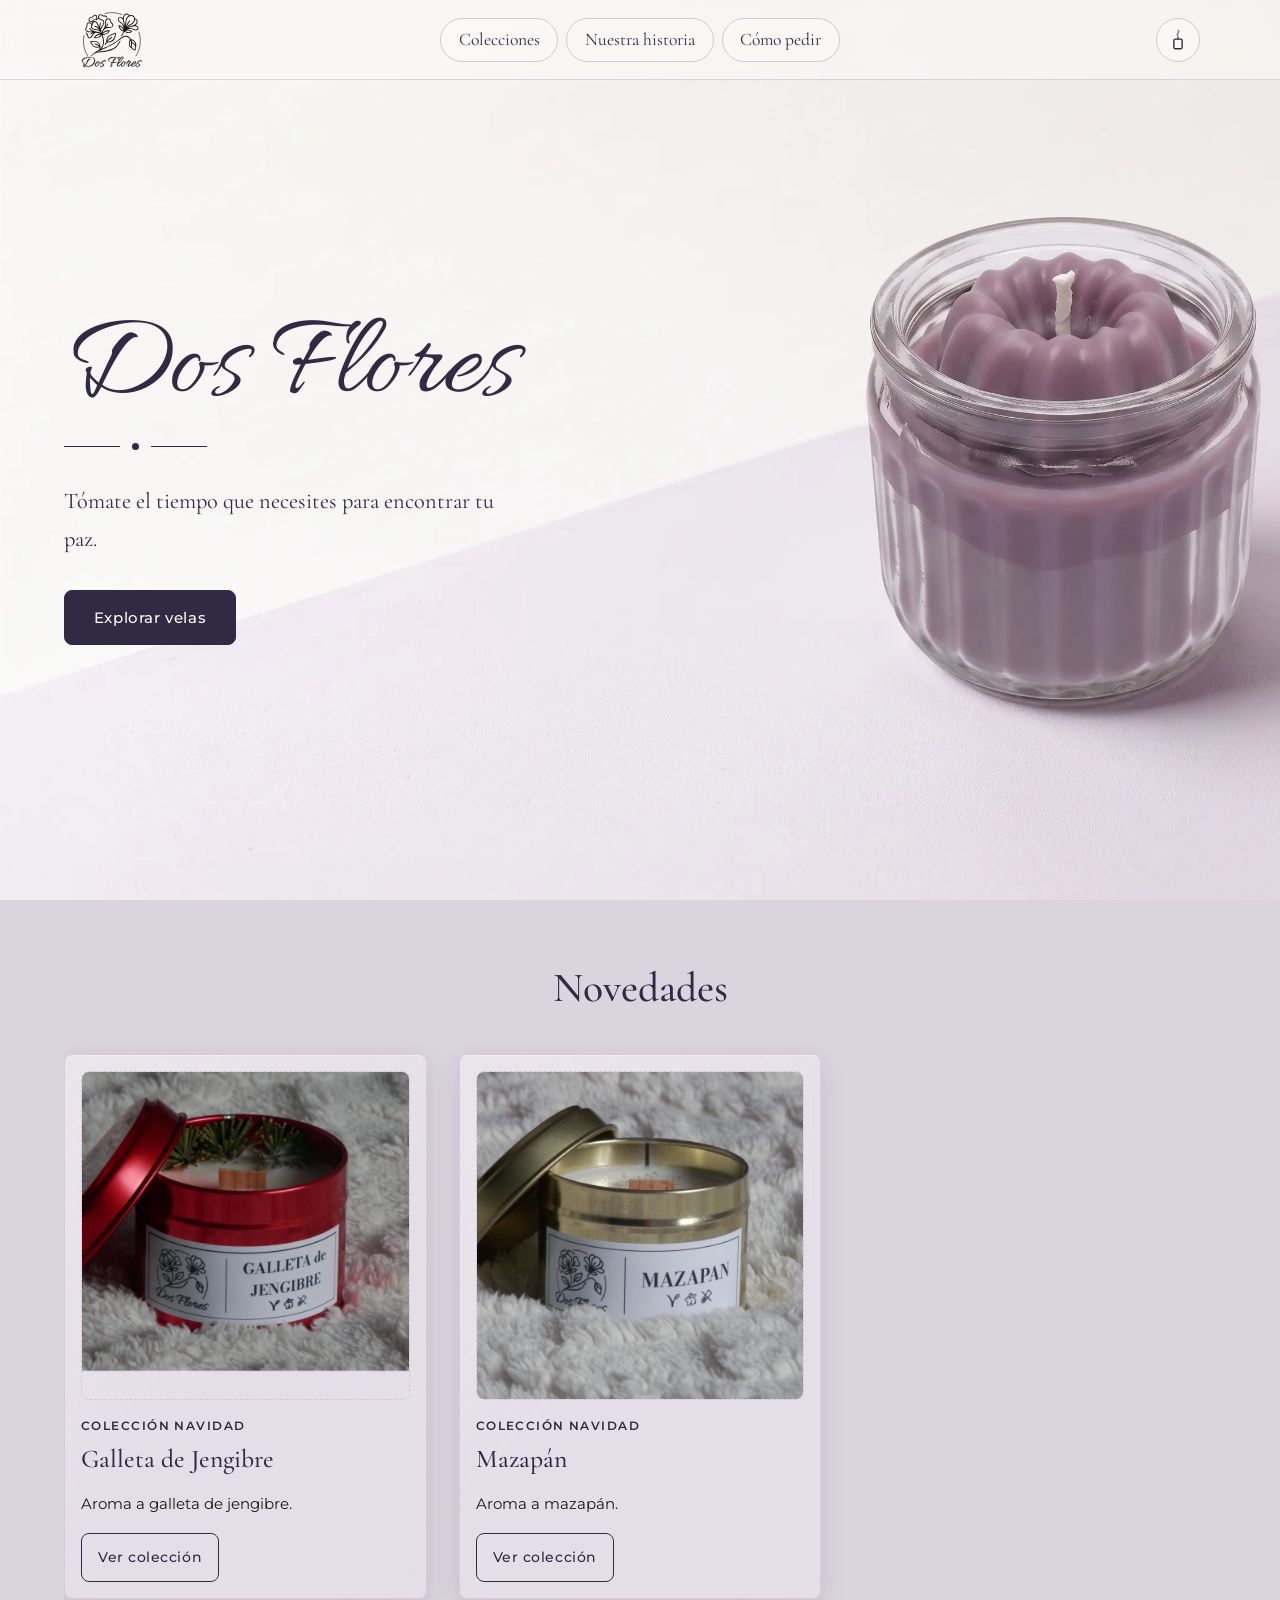
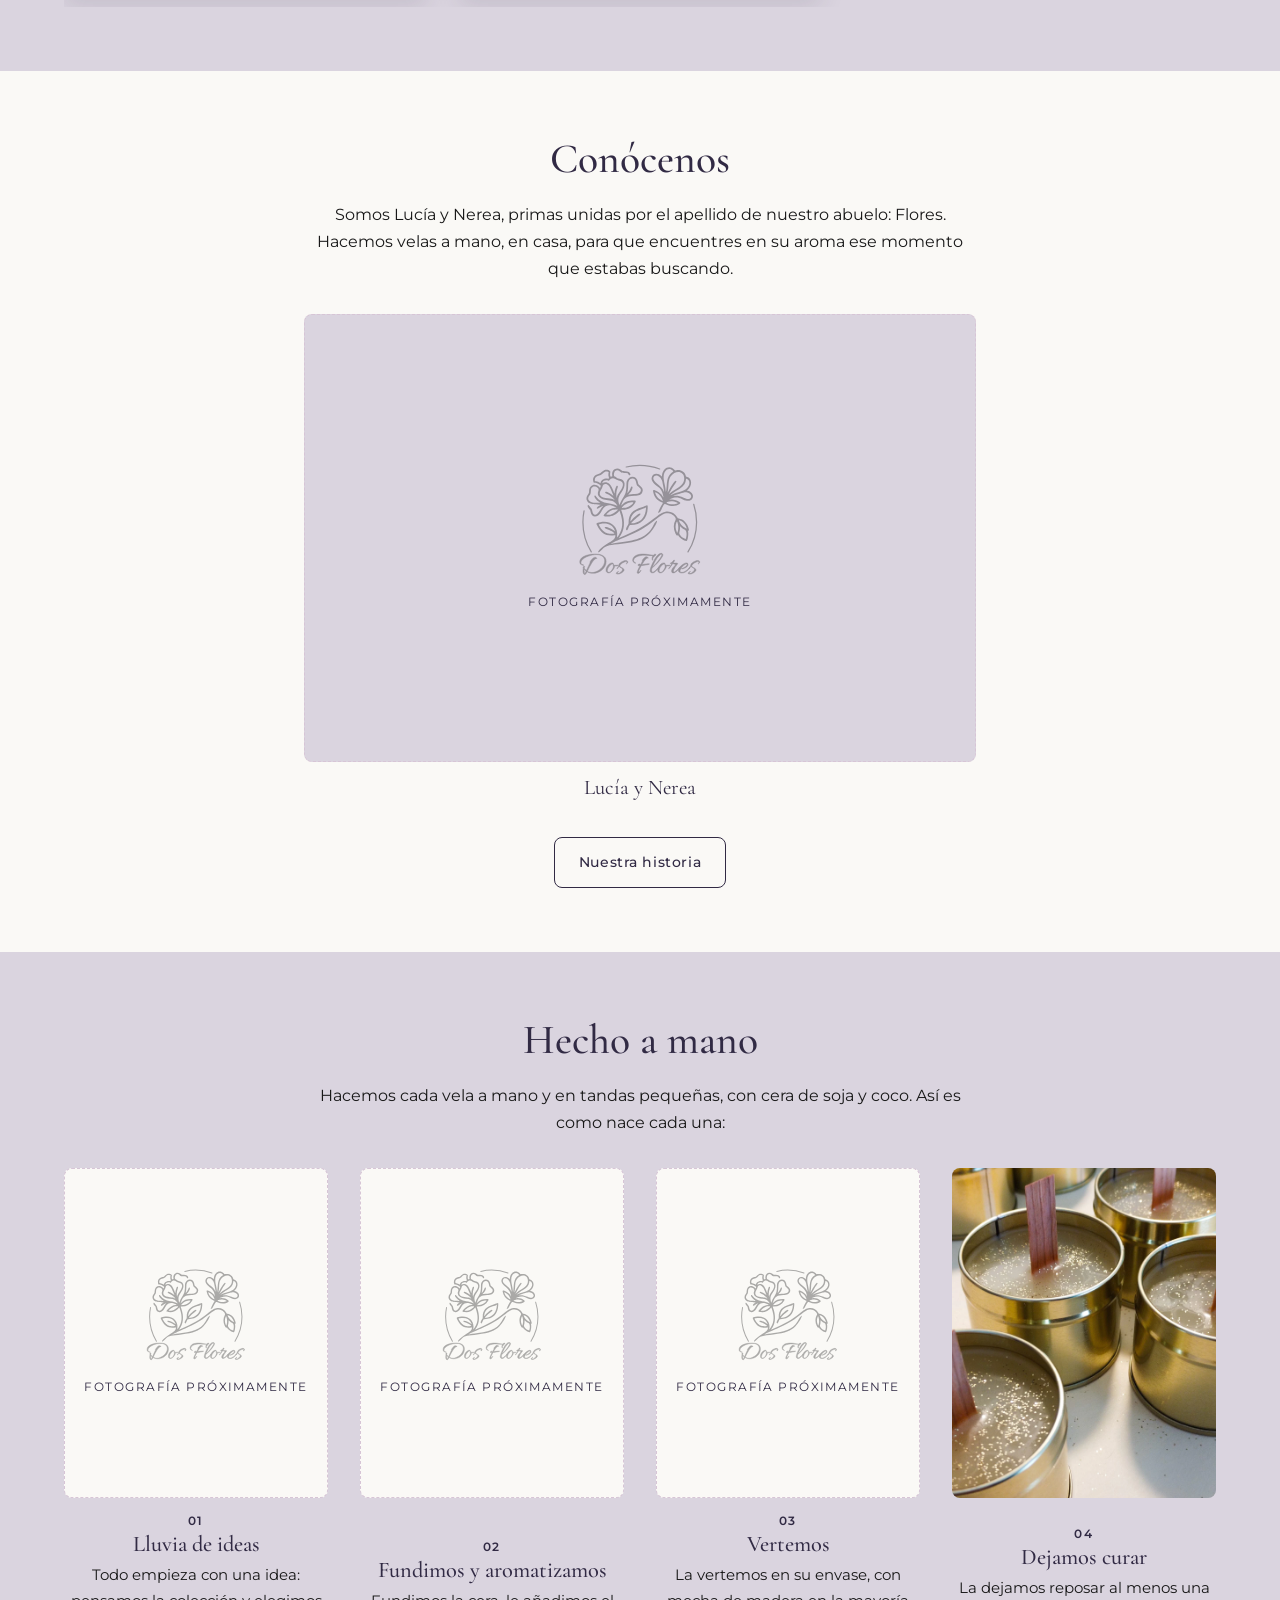
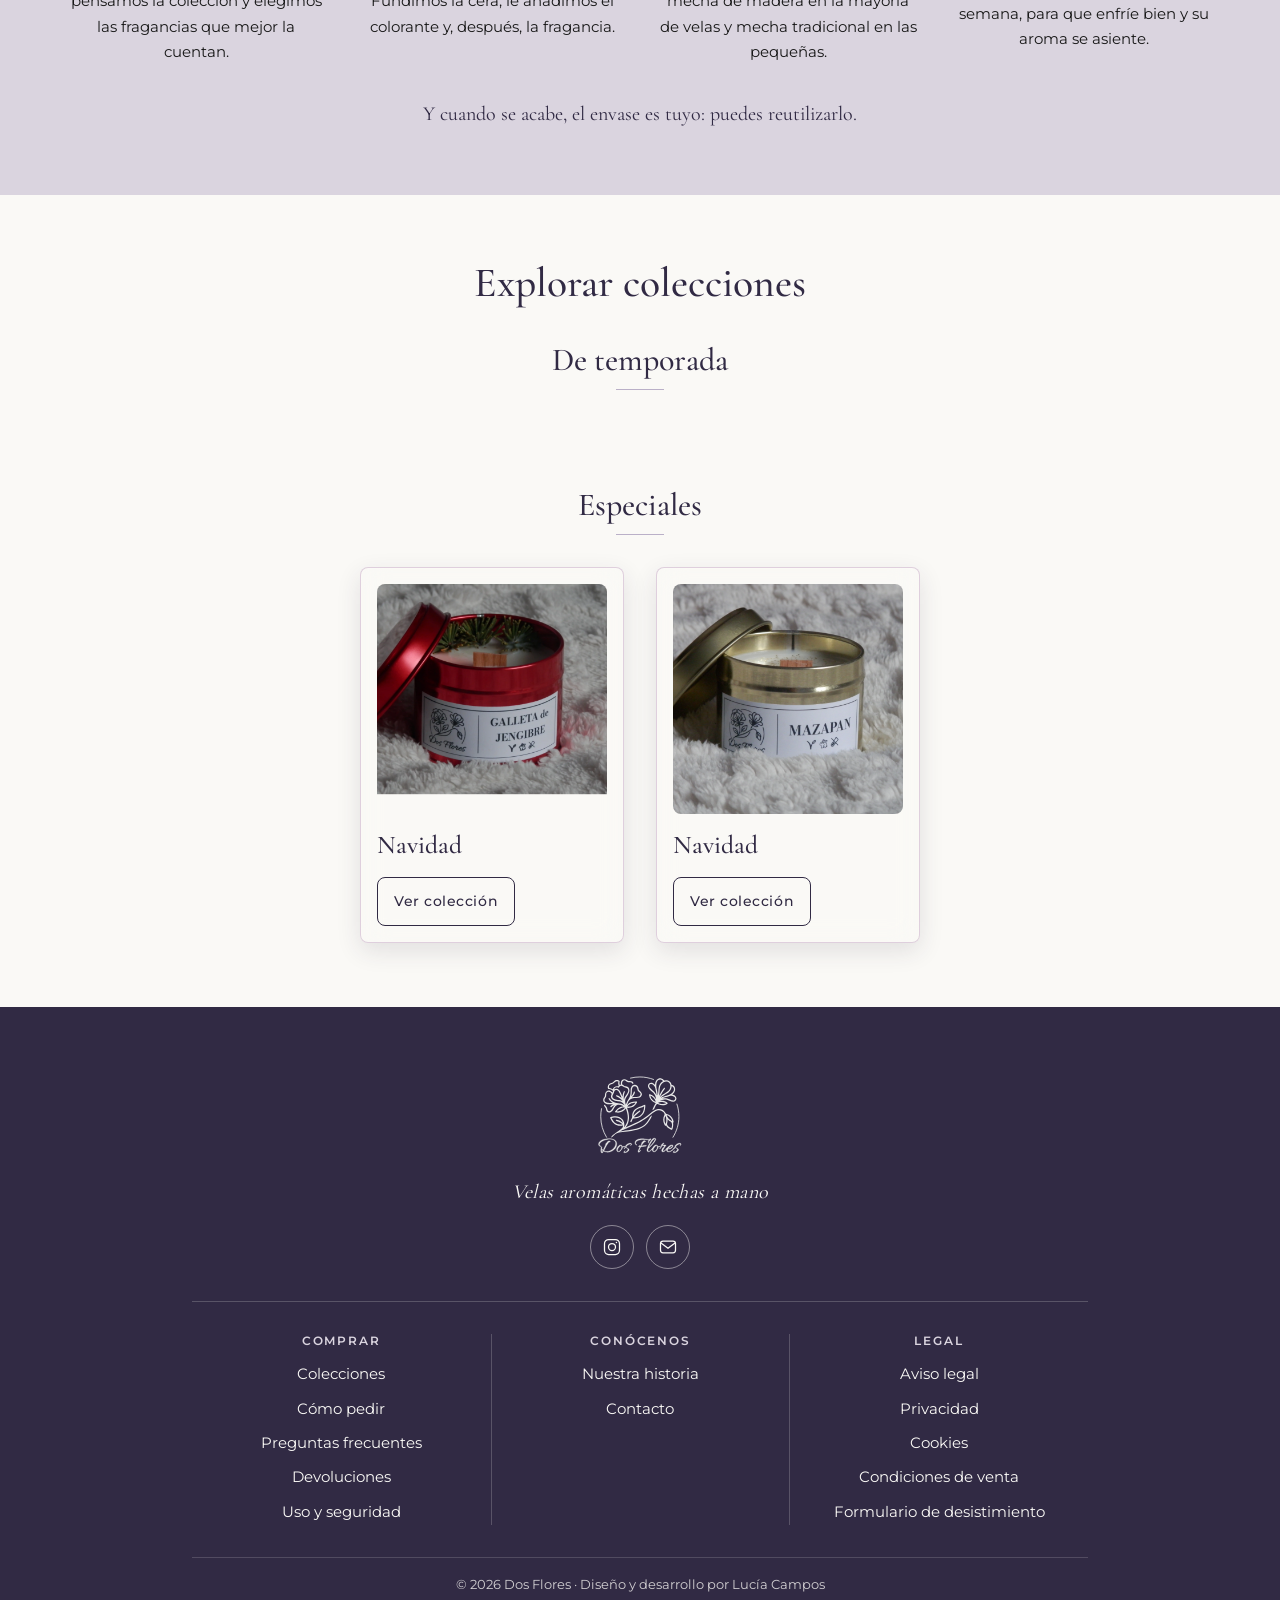
<file: index.html>
<!DOCTYPE html>
<html lang="es">
<head>
  <meta charset="UTF-8">
  <meta name="viewport" content="width=device-width, initial-scale=1">
  <title>Dos Flores · Velas aromáticas artesanales hechas a mano</title>
  <meta name="description" content="Velas aromáticas hechas a mano por dos primas, en tandas pequeñas y con cera de soja y coco. Descubre nuestras colecciones de temporada.">
  <!-- Dirección "oficial" de esta página para Google (cambiadla si pasáis a dominio propio) -->
  <link rel="canonical" href="https://dosfloresaromas.es/">
  <!-- Vista previa al compartir el enlace (WhatsApp, Instagram, Facebook…): protocolo Open Graph.
       Las direcciones deben ser completas (https://…). Si cambiáis a un dominio propio, cambiad
       "https://dosfloresaromas.es" por el dominio nuevo en og:url y og:image de cada página. -->
  <meta property="og:type" content="website">
  <meta property="og:site_name" content="Dos Flores">
  <meta property="og:locale" content="es_ES">
  <meta property="og:title" content="Dos Flores · Velas aromáticas artesanales hechas a mano">
  <meta property="og:description" content="Velas aromáticas hechas a mano por dos primas, en tandas pequeñas y con cera de soja y coco. Descubre nuestras colecciones de temporada.">
  <meta property="og:url" content="https://dosfloresaromas.es/">
  <meta property="og:image" content="https://dosfloresaromas.es/assets/img/og-image.jpg">
  <meta property="og:image:width" content="1200">
  <meta property="og:image:height" content="630">
  <meta property="og:image:alt" content="Dos Flores, velas aromáticas hechas a mano: vela encendida en un vaso de cristal">
  <meta name="twitter:card" content="summary_large_image">

  <!-- Favicon con dos versiones (assets/img/): el navegador elige según su propio modo.
       · favicon_negro.svg  → para pestañas claras
       · favicon_blanco.svg → para pestañas oscuras
       Sigue el modo del navegador/sistema, no el botón de la web. -->
  <!-- Respaldo en PNG para navegadores que no muestran favicons SVG (p. ej. Safari).
       Va ANTES de los SVG: los navegadores que entienden SVG usan los de abajo. -->
  <link rel="icon" type="image/png" sizes="32x32" href="assets/img/favicon-32.png">
  <link rel="icon" type="image/svg+xml" href="assets/img/favicon_negro.svg" media="(prefers-color-scheme: light)">
  <link rel="icon" type="image/svg+xml" href="assets/img/favicon_blanco.svg" media="(prefers-color-scheme: dark)">
  <!-- Icono para la pantalla de inicio del iPhone (180x180 px, hecho a partir de Logo/RedesSociales_Logo.png) -->
  <link rel="apple-touch-icon" href="assets/img/apple-touch-icon.png">

  <!-- Tipografías alojadas en la propia web (assets/fonts/).
       La precarga avisa al navegador de las que se ven en la primera pantalla.
       La definición de cada fuente (@font-face) está al principio de styles.css. -->
  <link rel="preload" href="assets/fonts/allura-latin-400-normal.woff2" as="font" type="font/woff2" crossorigin>
  <link rel="preload" href="assets/fonts/cormorant-garamond-latin-500-normal.woff2" as="font" type="font/woff2" crossorigin>
  <link rel="preload" href="assets/fonts/montserrat-latin-400-normal.woff2" as="font" type="font/woff2" crossorigin>

  <!-- Tema claro/oscuro: aplica la elección guardada ANTES de pintar la página,
       para que no haya un parpadeo del tema equivocado al cargar. -->
  <script>
    try {
      var tema = localStorage.getItem('dosflores-tema');
      if (tema === 'dark' || tema === 'light') document.documentElement.setAttribute('data-theme', tema);
    } catch (e) { /* sin almacenamiento: se sigue el tema del sistema */ }
  </script>

  <!-- Estilos -->
  <link rel="stylesheet" href="assets/css/styles.css">
</head>
<body>

  <!-- Enlace para saltar la navegación (accesibilidad con teclado) -->
  <a class="skip-link" href="#contenido">Saltar al contenido</a>

  <!-- =====================================================
       1. HEADER / NAV
       Izquierda: logo · Centro: enlaces · Derecha: iconos
       ===================================================== -->
  <header class="site-header">
    <div class="nav-container">

      <!-- Logo: sustituir por el logo real en la Fase 5 -->
      <a class="logo" href="#inicio" aria-label="Dos Flores, ir al inicio">
        <img src="assets/img/logo.svg" alt="Logotipo de Dos Flores" width="64" height="64">
      </a>

      <!-- Botón del menú móvil (la lógica se añade en la Fase 4) -->
      <button class="nav-toggle" type="button" aria-expanded="false" aria-controls="menu-principal">
        <span class="visually-hidden">Abrir menú</span>
        <span class="nav-toggle__icon" aria-hidden="true"></span>
      </button>

      <!-- Navegación principal: solo los enlaces marcados "nav" en el boceto -->
      <nav id="menu-principal" class="main-nav" aria-label="Navegación principal">
        <ul>
          <li><a href="pages/coleccion.html">Colecciones</a></li>
          <li><a href="pages/historia.html">Nuestra historia</a></li>
          <li><a href="pages/como-pedir.html">Cómo pedir</a></li>
        </ul>
      </nav>

      <!-- Acciones de la derecha -->
      <div class="nav-actions">
        <!-- Interruptor de modo claro/oscuro con forma de vela (apagada = claro, encendida = oscuro).
             El texto del aria-label lo actualiza main.js según el tema activo. -->
        <button class="icon-btn theme-toggle" type="button" aria-label="Activar modo oscuro">
          <svg class="vela-icono" viewBox="0 0 24 24" width="22" height="22" fill="none" stroke="currentColor" stroke-width="1.5" stroke-linecap="round" stroke-linejoin="round" aria-hidden="true"><path class="vela-icono__humo" d="M12 7.5c-1.2-1-1.2-2 0-3s1.2-2 0-3"/><path class="vela-icono__llama" d="M12 2.5c1.6 1.9 2.4 3.3 2.4 4.4a2.4 2.4 0 0 1-4.8 0c0-1.1.8-2.5 2.4-4.4z" fill="#E8A04B" stroke="none"/><path d="M12 11V9.3"/><rect x="7.5" y="11" width="9" height="10.5" rx="1.5"/></svg>
        </button>
      </div>

    </div>
  </header>

  <main id="contenido">

    <!-- ====================================================
         2. HERO (Index)
         ===================================================== -->
    <section id="inicio" class="hero" aria-labelledby="hero-titulo">

      <!-- DOS FOTOS DE FONDO: la "claro" se ve en modo claro y la "oscuro" en modo oscuro.
           Son decorativas (alt=""). Están en assets/img/inicio/ en WebP y en 3 tamaños
           (960, 1600 y 2752 px de ancho): con srcset el navegador descarga solo el que necesita.
           sizes: en pantallas más estrechas que la foto (móvil en vertical) la foto se amplía
           hasta ocupar el alto, así que se muestra a 179vh de ancho; si no, a 100vw.
           Los JPG originales están fuera de la web, en flores/Fotos_originales/inicio/. -->
      <img class="hero__bg hero__bg--claro"
           src="assets/img/inicio/hero_claro-1600.webp"
           srcset="assets/img/inicio/hero_claro-960.webp 960w, assets/img/inicio/hero_claro-1600.webp 1600w, assets/img/inicio/hero_claro-2752.webp 2752w"
           sizes="(max-aspect-ratio: 43/24) 179vh, 100vw"
           alt="" width="2752" height="1536" fetchpriority="high">
      <img class="hero__bg hero__bg--oscuro"
           src="assets/img/inicio/hero_oscuro-1600.webp"
           srcset="assets/img/inicio/hero_oscuro-960.webp 960w, assets/img/inicio/hero_oscuro-1600.webp 1600w, assets/img/inicio/hero_oscuro-2752.webp 2752w"
           sizes="(max-aspect-ratio: 43/24) 179vh, 100vw"
           alt="" width="2752" height="1536" fetchpriority="high">

      <div class="hero__content">
        <!-- Allura: solo para el nombre de marca -->
        <h1 id="hero-titulo" class="hero__brand">Dos Flores</h1>

        <!-- Detalle ornamental sutil (el boceto muestra una línea con puntos) -->
        <div class="ornament" aria-hidden="true">
          <span class="ornament__line"></span>
          <span class="ornament__dot"></span>
          <span class="ornament__line"></span>
        </div>

        <p class="hero__welcome">Tómate el tiempo que necesites para encontrar tu paz.</p>
        <!-- Botón principal de la portada: lleva al catálogo -->
        <a class="btn hero__cta" href="pages/coleccion.html">Explorar velas</a>
      </div>
    </section>


    <!-- =====================================================
         3. CARRUSEL / NOVEDADES
         Desliza con el dedo, con el ratón o con las flechas de abajo (lógica en main.js).
         ===================================================== -->
    <section id="destacados" class="featured" aria-labelledby="destacados-titulo">
      <h2 id="destacados-titulo" class="section-title">Novedades</h2>

      <div class="carousel" role="region" aria-roledescription="carrusel" aria-label="Velas destacadas">

        <!-- Para añadir otra vela, copia un bloque <article class="slide"> y actualiza los "n de N".
             Los puntos y las flechas se ajustan solos (si todas las tarjetas caben, se ocultan).
             En móvil se ve 1 tarjeta, en tablet 2 y en escritorio 3. -->
        <div class="carousel__viewport" tabindex="0">
          <div class="carousel__track">

          <article class="slide" role="group" aria-roledescription="diapositiva" aria-label="2 de 2">
            <div class="slide__media candle-photo foto-pendiente">
              <img class="vela--apagada" src="assets/img/velas/jengibre/galleta-jengibre.webp" srcset="assets/img/velas/jengibre/galleta-jengibre.webp 600w, assets/img/velas/jengibre/galleta-jengibre.webp 1200w" sizes="(min-width: 64rem) 22rem, (min-width: 48rem) 45vw, 90vw" alt="Vela Galleta Jengibre: vaso de cristal con galleta de cera jengibre y mecha de madera" width="600" height="600" loading="lazy">
              <img class="vela--encendida" src="assets/img/velas/jengibre/galleta-jengibre-encendida.webp" srcset="assets/img/velas/jengibre/galleta-jengibre-encendida.webp 600w, assets/img/velas/jengibre/galleta-jengibre-encendida.webp 1200w" sizes="(min-width: 64rem) 22rem, (min-width: 48rem) 45vw, 90vw" alt="" width="600" height="600" loading="lazy">
            </div>
            <div class="slide__body">
              <p class="slide__tag">Colección Navidad</p>
              <h3 class="slide__title">Galleta de Jengibre</h3>
              <p class="slide__text">Aroma a galleta de jengibre.</p>
              <a class="btn btn--outline" href="pages/coleccion.html#navidad">Ver colección<span class="visually-hidden"> Navidad</span></a>
            </div>
          </article>

          <article class="slide" role="group" aria-roledescription="diapositiva" aria-label="2 de 2">
            <div class="slide__media candle-photo foto-pendiente">
              <img class="vela--apagada" src="assets/img/velas/mazapan/mazapan.webp" srcset="assets/img/velas/mazapan/mazapan.webp 600w, assets/img/velas/mazapan/mazapan.webp 1200w" sizes="(min-width: 64rem) 22rem, (min-width: 48rem) 45vw, 90vw" alt="Vela Mazapán de Dos Flores: tarro metálico con ramitas de pino y mecha de madera" width="600" height="600" loading="lazy">
              <img class="vela--encendida" src="assets/img/velas/mazapan/mazapan-encendida.webp" srcset="assets/img/velas/mazapan/mazapan-encendida.webp 600w, assets/img/velas/mazapan/mazapan-encendida.webp 1200w" sizes="(min-width: 64rem) 22rem, (min-width: 48rem) 45vw, 90vw" alt="" width="600" height="600" loading="lazy">
            </div>
            <div class="slide__body">
              <p class="slide__tag">Colección Navidad</p>
              <h3 class="slide__title">Mazapán</h3>
              <p class="slide__text">Aroma a mazapán.</p>
              <a class="btn btn--outline" href="pages/coleccion.html#navidad">Ver colección<span class="visually-hidden"> Navidad</span></a>
            </div>
          </article>

          </div>
        </div>

        <!-- Controles: flecha · puntos · flecha -->
        <div class="carousel__controls">
          <button class="carousel__btn carousel__btn--prev" type="button" aria-label="Velas anteriores">
            <svg viewBox="0 0 24 24" width="22" height="22" fill="none" stroke="currentColor" stroke-width="1.6" stroke-linecap="round" stroke-linejoin="round" aria-hidden="true"><path d="M14.5 5.5L8 12l6.5 6.5"/></svg>
          </button>
          <div class="carousel__dots" role="group" aria-label="Elegir posición del carrusel"></div>
          <button class="carousel__btn carousel__btn--next" type="button" aria-label="Velas siguientes">
            <svg viewBox="0 0 24 24" width="22" height="22" fill="none" stroke="currentColor" stroke-width="1.6" stroke-linecap="round" stroke-linejoin="round" aria-hidden="true"><path d="M9.5 5.5L16 12l-6.5 6.5"/></svg>
          </button>
        </div>
      </div>
    </section>


    <!-- =====================================================
         4. BLOQUE NARRATIVO
         ===================================================== -->

    <!-- 4a. Conócenos (pequeña intro; la versión larga está en pages/historia.html) -->
    <section id="historia" class="story" aria-labelledby="historia-titulo">
      <div class="story__inner">
        <h2 id="historia-titulo" class="section-title">Conócenos</h2>
        <p>Somos Lucía y Nerea, primas unidas por el apellido de nuestro abuelo: Flores. Hacemos velas a mano, en casa, para que encuentres en su aroma ese momento que estabas buscando.</p>

        <!-- FOTO DE LAS DOS JUNTAS (PENDIENTE). Guardadla en assets/img/historia/ (horizontal, 3:2, unos 1200×800 px).
             Para ponerla: quita "foto-pendiente" del <div class="founders__frame …"> y cambia su contenido por:
             <img src="assets/img/historia/juntas.webp" alt="DESCRIBIR LA FOTO (ej.: Lucía y Nerea haciendo velas)" width="1200" height="800" loading="lazy"> -->
        <figure class="founders__photo founders__photo--juntas story__photo">
          <div class="founders__frame foto-pendiente">
            <img class="foto-pendiente__marca" src="assets/img/logo.svg" alt="" width="64" height="64">
            <span class="foto-pendiente__aviso">Fotografía próximamente</span>
          </div>
          <figcaption>Lucía y Nerea</figcaption>
        </figure>

        <a class="btn btn--outline" href="pages/historia.html">Nuestra historia</a>
      </div>
    </section>

    <!-- 4b. Hecho a mano / Proceso
         Texto a partir de lo que nos contaron Lucía y Nerea. Los números (01, 02…) los pone el CSS solos.
         FOTOS (PENDIENTES): una por paso, en vertical (4:5, unos 800×1000 px), en assets/img/proceso/.
         Para poner cada foto: quita "foto-pendiente" del <div class="step__frame …"> y cambia su
         contenido por la <img> que hay en el comentario de encima. -->
    <section id="proceso" class="process" aria-labelledby="proceso-titulo">
      <div class="story__inner">
        <h2 id="proceso-titulo" class="section-title">Hecho a mano</h2>
        <p>Hacemos cada vela a mano y en tandas pequeñas, con cera de soja y coco. Así es como nace cada una:</p>
      </div>

      <ol class="steps" role="list">
        <li class="step">
          <!-- <img src="assets/img/proceso/paso-1.webp" alt="DESCRIBIR LA FOTO" width="800" height="1000" loading="lazy"> -->
          <div class="step__frame foto-pendiente">
            <img class="foto-pendiente__marca" src="assets/img/logo.svg" alt="" width="64" height="64">
            <span class="foto-pendiente__aviso">Fotografía próximamente</span>
          </div>
          <div class="step__body">
            <h3 class="step__title">Lluvia de ideas</h3>
            <p class="step__text">Todo empieza con una idea: pensamos la colección y elegimos las fragancias que mejor la cuentan.</p>
          </div>
        </li>

        <li class="step">
          <!-- <img src="assets/img/proceso/paso-2.webp" alt="DESCRIBIR LA FOTO" width="800" height="1000" loading="lazy"> -->
          <div class="step__frame foto-pendiente">
            <img class="foto-pendiente__marca" src="assets/img/logo.svg" alt="" width="64" height="64">
            <span class="foto-pendiente__aviso">Fotografía próximamente</span>
          </div>
          <div class="step__body">
            <h3 class="step__title">Fundimos y aromatizamos</h3>
            <p class="step__text">Fundimos la cera, le añadimos el colorante y, después, la fragancia.</p>
          </div>
        </li>

        <li class="step">
          <!-- <img src="assets/img/proceso/paso-3.webp" alt="DESCRIBIR LA FOTO" width="800" height="1000" loading="lazy"> -->
          <div class="step__frame foto-pendiente">
            <img class="foto-pendiente__marca" src="assets/img/logo.svg" alt="" width="64" height="64">
            <span class="foto-pendiente__aviso">Fotografía próximamente</span>
          </div>
          <div class="step__body">
            <h3 class="step__title">Vertemos</h3>
            <p class="step__text">La vertemos en su envase, con mecha de madera en la mayoría de velas y mecha tradicional en las pequeñas.</p>
          </div>
        </li>

        <li class="step">
          <div class="step__frame">
            <img src="assets/img/proceso/paso-4.webp" srcset="assets/img/proceso/paso-4.webp 400w, assets/img/proceso/paso-4.webp 800w" sizes="(min-width: 64rem) 17rem, (min-width: 48rem) 45vw, 7rem" alt="Velas recién hechas reposando junto a la ventana, con las mechas de madera todavía sin recortar" width="400" height="500" loading="lazy">
          </div>
          <div class="step__body">
            <h3 class="step__title">Dejamos curar</h3>
            <p class="step__text">La dejamos reposar al menos una semana, para que enfríe bien y su aroma se asiente.</p>
          </div>
        </li>
      </ol>

      <p class="process__nota">Y cuando se acabe, el envase es tuyo: puedes reutilizarlo.</p>
    </section>

    <!-- =====================================================
         5. COLECCIONES (Explorar colecciones)
         Dos grupos: De temporada y Especiales (los mismos que en pages/coleccion.html). Cada botón "Ver colección" lleva a
         pages/coleccion.html#id, y ese id debe existir en pages/coleccion.html.
         Para añadir una colección, duplica un bloque <li class="card"> dentro de su grupo.
         Fotos de portada en assets/img/colecciones/ (nombre-apagada.webp y nombre-encendida.webp).
         ===================================================== -->
    <section id="colecciones" class="catalog" aria-labelledby="catalogo-titulo">
      <h2 id="catalogo-titulo" class="section-title">Explorar colecciones</h2>

      <!-- Colecciones de temporada (primavera, verano, otoño, invierno) -->
      <div id="estacionales" class="catalog__group">
        <h3 class="catalog__group-title">De temporada</h3>
        <ul class="catalog__grid">

        <!--<li class="card">
          <article>
            <div class="card__media candle-photo">
              <img class="vela--apagada" src="assets/img/velas/caramelo-cremoso-600.webp" srcset="assets/img/velas/caramelo-cremoso-600.webp 600w, assets/img/velas/caramelo-cremoso-1200.webp 1200w" sizes="(min-width: 64rem) 22rem, (min-width: 48rem) 45vw, 90vw" alt="Vela Caramelo Cremoso de Dos Flores: vaso de cristal con dos caramelos de cera naranja y mecha de madera" width="600" height="600" loading="lazy">
              <img class="vela--encendida" src="assets/img/velas/caramelo-cremoso-encendida-600.webp" srcset="assets/img/velas/caramelo-cremoso-encendida-600.webp 600w, assets/img/velas/caramelo-cremoso-encendida-1200.webp 1200w" sizes="(min-width: 64rem) 22rem, (min-width: 48rem) 45vw, 90vw" alt="" width="600" height="600" loading="lazy">
            </div>
            <h4 class="card__title">Otoño</h4>
            <a class="btn btn--outline" href="pages/coleccion.html#otono">Ver colección<span class="visually-hidden"> Otoño</span></a>
          </article>
        </li> -->

        </ul>
      </div>

      <!-- Colecciones especiales (Halloween, Navidad, San Valentín, Semana Santa…) -->
      <div id="limitadas" class="catalog__group">
        <h3 class="catalog__group-title">Especiales</h3>
        <ul class="catalog__grid">

        <li class="card">
          <article>
            <!-- PENDIENTE: foto de portada (navidad-apagada.webp / navidad-encendida.webp) -->
            <div class="card__media candle-photo">
              <img class="vela--apagada" src="assets/img/velas/jengibre/galleta-jengibre.webp" srcset="assets/img/velas/jengibre/galleta-jengibre.webp 600w, assets/img/velas/jengibre/galleta-jengibre.webp 1200w" sizes="(min-width: 64rem) 22rem, (min-width: 48rem) 45vw, 90vw" alt="Vela Galleta Jengibre: vaso de cristal con galleta de cera jengibre y mecha de madera" width="600" height="600" loading="lazy">
              <img class="vela--encendida" src="assets/img/velas/jengibre/galleta-jengibre-encendida.webp" srcset="assets/img/velas/jengibre/galleta-jengibre-encendida.webp 600w, assets/img/velas/jengibre/galleta-jengibre-encendida.webp 1200w" sizes="(min-width: 64rem) 22rem, (min-width: 48rem) 45vw, 90vw" alt="" width="600" height="600" loading="lazy">
            </div>
            <h4 class="card__title">Navidad</h4>
            <a class="btn btn--outline" href="pages/coleccion.html#navidad">Ver colección<span class="visually-hidden"> Navidad</span></a>
          </article>
        </li>
        <li class="card">
          <article>
            <!-- PENDIENTE: foto de portada (navidad-apagada.webp / navidad-encendida.webp) -->
            <div class="card__media candle-photo">
              <img class="vela--apagada" src="assets/img/velas/mazapan/mazapan.webp" srcset="assets/img/velas/mazapan/mazapan.webp 600w, assets/img/velas/mazapan/mazapan.webp 1200w" sizes="(min-width: 64rem) 22rem, (min-width: 48rem) 45vw, 90vw" alt="Vela Mazapán de Dos Flores: tarro metálico con ramitas de pino y mecha de madera" width="600" height="600" loading="lazy">
              <img class="vela--encendida" src="assets/img/velas/mazapan/mazapan-encendida.webp" srcset="assets/img/velas/mazapan/mazapan-encendida.webp 600w, assets/img/velas/mazapan/mazapan-encendida.webp 1200w" sizes="(min-width: 64rem) 22rem, (min-width: 48rem) 45vw, 90vw" alt="" width="600" height="600" loading="lazy">
            </div>
            <h4 class="card__title">Navidad</h4>
            <a class="btn btn--outline" href="pages/coleccion.html#navidad">Ver colección<span class="visually-hidden"> Navidad</span></a>
          </article>
        </li>

        </ul>
      </div>
    </section>

  </main>


  <!-- =====================================================
       6. FOOTER
       ===================================================== -->
  <footer class="site-footer">
    <!-- PIE: marca arriba (logo, frase y redes) y debajo tres columnas de enlaces.
         Para añadir un enlace, copia un <li> en su columna. Mismo pie en todas las páginas:
         si lo cambias aquí, cámbialo en las demás (las rutas cambian según la carpeta). -->
    <div class="footer-container">

      <div class="footer__marca">
        <a class="footer__logo" href="index.html" aria-label="Dos Flores, ir al inicio">
          <img src="assets/img/logo.svg" alt="" width="96" height="96" loading="lazy">
        </a>
        <p class="footer__frase">Velas aromáticas hechas a mano</p>
        <div class="footer__contact">
          <a class="footer__social" href="https://www.instagram.com/dosfloresaromas/" target="_blank" rel="noopener noreferrer" aria-label="Instagram de Dos Flores (se abre en una pestaña nueva)">
            <svg viewBox="0 0 24 24" width="20" height="20" fill="none" stroke="currentColor" stroke-width="1.5" aria-hidden="true"><rect x="3" y="3" width="18" height="18" rx="5"/><circle cx="12" cy="12" r="4.2"/><circle cx="17.3" cy="6.7" r="0.9" fill="currentColor" stroke="none"/></svg>
          </a>
          <a class="footer__social" href="mailto:dosfloresaromas@gmail.com" aria-label="Escribir un correo a Dos Flores">
            <svg viewBox="0 0 24 24" width="20" height="20" fill="none" stroke="currentColor" stroke-width="1.5" stroke-linecap="round" stroke-linejoin="round" aria-hidden="true"><rect x="3" y="5" width="18" height="14" rx="3"/><path d="M4 7.5l8 6 8-6"/></svg>
          </a>
        </div>
      </div>

      <div class="footer__cols">
      <nav class="footer__col" aria-labelledby="pie-comprar">
        <h2 id="pie-comprar" class="footer__heading">Comprar</h2>
        <ul>
          <li><a href="pages/coleccion.html">Colecciones</a></li>
          <li><a href="pages/como-pedir.html">Cómo pedir</a></li>
          <li><a href="pages/preguntas-frecuentes.html">Preguntas frecuentes</a></li>
          <li><a href="pages/condiciones-venta.html#devoluciones">Devoluciones</a></li>
          <li><a href="pages/uso-y-seguridad.html">Uso y seguridad</a></li>
        </ul>
      </nav>
      <nav class="footer__col" aria-labelledby="pie-conocenos">
        <h2 id="pie-conocenos" class="footer__heading">Conócenos</h2>
        <ul>
          <li><a href="pages/historia.html">Nuestra historia</a></li>
          <li><a href="pages/como-pedir.html#contacto">Contacto</a></li>
        </ul>
      </nav>
      <nav class="footer__col" aria-labelledby="pie-legal">
        <h2 id="pie-legal" class="footer__heading">Legal</h2>
        <ul>
          <li><a href="pages/aviso-legal.html">Aviso legal</a></li>
          <li><a href="pages/privacidad.html">Privacidad</a></li>
          <li><a href="pages/cookies.html">Cookies</a></li>
          <li><a href="pages/condiciones-venta.html">Condiciones de venta</a></li>
          <li><a href="pages/condiciones-venta.html#formulario-desistimiento">Formulario de desistimiento</a></li>
        </ul>
      </nav>
      </div>

      <p class="footer__credits">© <span id="anio">2026</span> Dos Flores · Diseño y desarrollo por Lucía Campos</p>
    </div>
  </footer>

  <!-- JavaScript (se rellena en la Fase 4) -->
  <script src="assets/js/main.js" defer></script>
</body>
</html>
</file>
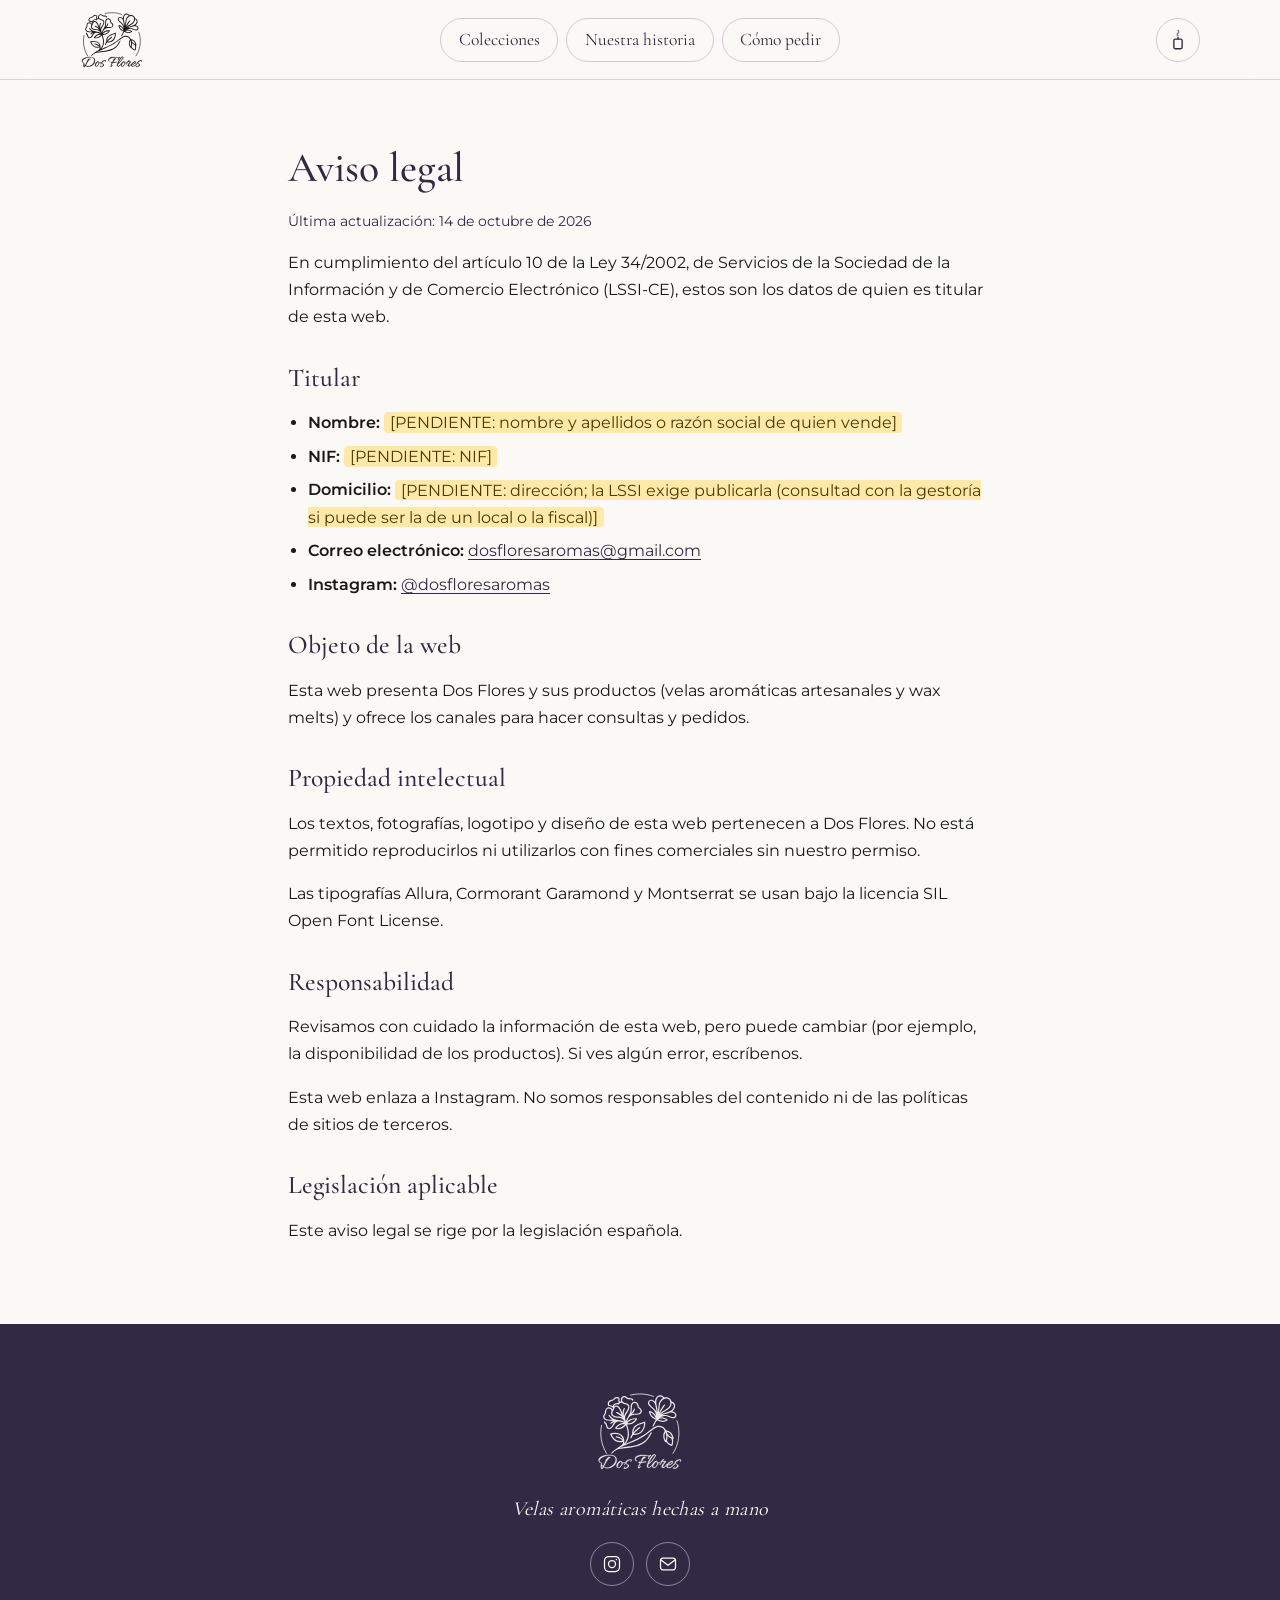
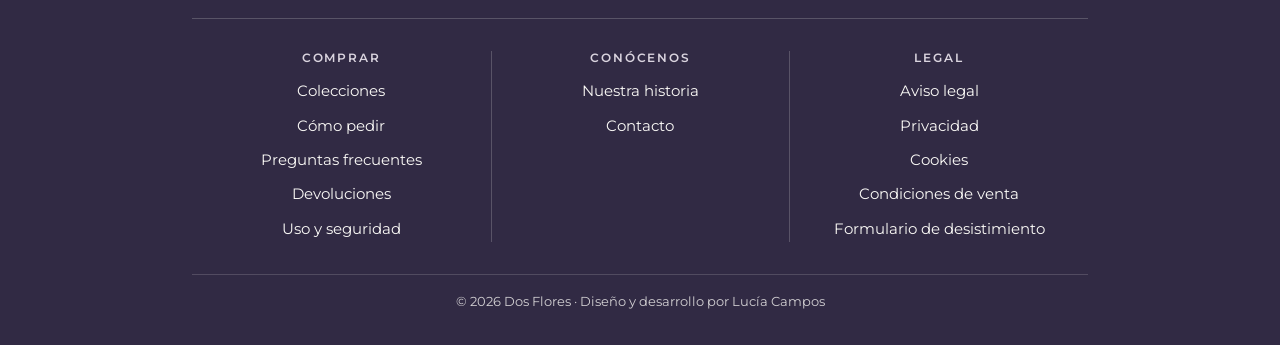
<file: pages/aviso-legal.html>
<!DOCTYPE html>
<html lang="es">
<head>
  <meta charset="UTF-8">
  <meta name="viewport" content="width=device-width, initial-scale=1">
  <title>Aviso legal · Dos Flores</title>
  <meta name="description" content="Aviso legal de Dos Flores: datos de la titular de la web, propiedad intelectual de textos y fotos, y condiciones de uso.">
  <!-- Dirección "oficial" de esta página para Google (cambiadla si pasáis a dominio propio) -->
  <link rel="canonical" href="https://dosfloresaromas.es/pages/aviso-legal.html">
  <!-- Vista previa al compartir el enlace (WhatsApp, Instagram, Facebook…): protocolo Open Graph.
       Las direcciones deben ser completas (https://…). Si cambiáis a un dominio propio, cambiad
       "https://dosfloresaromas.es" por el dominio nuevo en og:url y og:image de cada página. -->
  <meta property="og:type" content="website">
  <meta property="og:site_name" content="Dos Flores">
  <meta property="og:locale" content="es_ES">
  <meta property="og:title" content="Aviso legal · Dos Flores">
  <meta property="og:description" content="Aviso legal de Dos Flores: datos de la titular de la web, propiedad intelectual de textos y fotos, y condiciones de uso.">
  <meta property="og:url" content="https://dosfloresaromas.es/pages/aviso-legal.html">
  <meta property="og:image" content="https://dosfloresaromas.es/assets/img/og-image.jpg">
  <meta property="og:image:width" content="1200">
  <meta property="og:image:height" content="630">
  <meta property="og:image:alt" content="Dos Flores, velas aromáticas hechas a mano: vela encendida en un vaso de cristal">
  <meta name="twitter:card" content="summary_large_image">
  <!-- BORRADOR: noindex evita que Google la muestre mientras haya datos [PENDIENTE].
       Cuando esté completa y revisada, borra esta línea. -->
  <meta name="robots" content="noindex">

  <!-- Favicon con dos versiones (assets/img/): el navegador elige según su propio modo.
       · favicon_negro.svg  → para pestañas claras
       · favicon_blanco.svg → para pestañas oscuras
       Sigue el modo del navegador/sistema, no el botón de la web. -->
  <!-- Respaldo en PNG para navegadores que no muestran favicons SVG (p. ej. Safari).
       Va ANTES de los SVG: los navegadores que entienden SVG usan los de abajo. -->
  <link rel="icon" type="image/png" sizes="32x32" href="../assets/img/favicon-32.png">
  <link rel="icon" type="image/svg+xml" href="../assets/img/favicon_negro.svg" media="(prefers-color-scheme: light)">
  <link rel="icon" type="image/svg+xml" href="../assets/img/favicon_blanco.svg" media="(prefers-color-scheme: dark)">
  <!-- Icono para la pantalla de inicio del iPhone (180x180 px, hecho a partir de Logo/RedesSociales_Logo.png) -->
  <link rel="apple-touch-icon" href="../assets/img/apple-touch-icon.png">

  <!-- Tipografías alojadas en la propia web (assets/fonts/).
       La precarga avisa al navegador de las que se ven en la primera pantalla.
       La definición de cada fuente (@font-face) está al principio de styles.css. -->
  <link rel="preload" href="../assets/fonts/allura-latin-400-normal.woff2" as="font" type="font/woff2" crossorigin>
  <link rel="preload" href="../assets/fonts/cormorant-garamond-latin-500-normal.woff2" as="font" type="font/woff2" crossorigin>
  <link rel="preload" href="../assets/fonts/montserrat-latin-400-normal.woff2" as="font" type="font/woff2" crossorigin>

  <!-- Tema claro/oscuro: aplica la elección guardada ANTES de pintar la página,
       para que no haya un parpadeo del tema equivocado al cargar. -->
  <script>
    try {
      var tema = localStorage.getItem('dosflores-tema');
      if (tema === 'dark' || tema === 'light') document.documentElement.setAttribute('data-theme', tema);
    } catch (e) { /* sin almacenamiento: se sigue el tema del sistema */ }
  </script>

  <!-- Estilos -->
  <link rel="stylesheet" href="../assets/css/styles.css">
</head>
<body>

  <a class="skip-link" href="#contenido">Saltar al contenido</a>

  <header class="site-header">
    <div class="nav-container">

      <!-- Logo: sustituir por el logo real en la Fase 5 -->
      <a class="logo" href="../index.html" aria-label="Dos Flores, ir al inicio">
        <img src="../assets/img/logo.svg" alt="Logotipo de Dos Flores" width="64" height="64">
      </a>

      <!-- Botón del menú móvil (la lógica se añade en la Fase 4) -->
      <button class="nav-toggle" type="button" aria-expanded="false" aria-controls="menu-principal">
        <span class="visually-hidden">Abrir menú</span>
        <span class="nav-toggle__icon" aria-hidden="true"></span>
      </button>

      <!-- Navegación principal: solo los enlaces marcados "nav" en el boceto -->
      <nav id="menu-principal" class="main-nav" aria-label="Navegación principal">
        <ul>
          <li><a href="../pages/coleccion.html">Colecciones</a></li>
          <li><a href="../pages/historia.html">Nuestra historia</a></li>
          <li><a href="como-pedir.html">Cómo pedir</a></li>
        </ul>
      </nav>

      <!-- Acciones de la derecha -->
      <div class="nav-actions">
        <!-- Interruptor de modo claro/oscuro con forma de vela (apagada = claro, encendida = oscuro).
             El texto del aria-label lo actualiza main.js según el tema activo. -->
        <button class="icon-btn theme-toggle" type="button" aria-label="Activar modo oscuro">
          <svg class="vela-icono" viewBox="0 0 24 24" width="22" height="22" fill="none" stroke="currentColor" stroke-width="1.5" stroke-linecap="round" stroke-linejoin="round" aria-hidden="true"><path class="vela-icono__humo" d="M12 7.5c-1.2-1-1.2-2 0-3s1.2-2 0-3"/><path class="vela-icono__llama" d="M12 2.5c1.6 1.9 2.4 3.3 2.4 4.4a2.4 2.4 0 0 1-4.8 0c0-1.1.8-2.5 2.4-4.4z" fill="#E8A04B" stroke="none"/><path d="M12 11V9.3"/><rect x="7.5" y="11" width="9" height="10.5" rx="1.5"/></svg>
        </button>
      </div>

    </div>
  </header>

  <main id="contenido">
    <!-- Texto orientativo preparado como borrador: revisadlo (y, si podéis, que lo revise una gestoría o un abogado) antes de publicarlo. -->
    <article class="legal" aria-labelledby="legal-titulo">
        <h1 id="legal-titulo" class="section-title">Aviso legal</h1>
        <p class="legal__fecha">Última actualización: 14 de octubre de 2026</p>
        <p>En cumplimiento del artículo 10 de la Ley 34/2002, de Servicios de la Sociedad de la Información y de Comercio Electrónico (LSSI-CE), estos son los datos de quien es titular de esta web.</p>

        <h2>Titular</h2>
        <ul>
          <li><strong>Nombre:</strong> <span class="pendiente">[PENDIENTE: nombre y apellidos o razón social de quien vende]</span></li>
          <li><strong>NIF:</strong> <span class="pendiente">[PENDIENTE: NIF]</span></li>
          <li><strong>Domicilio:</strong> <span class="pendiente">[PENDIENTE: dirección; la LSSI exige publicarla (consultad con la gestoría si puede ser la de un local o la fiscal)]</span></li>
          <li><strong>Correo electrónico:</strong> <a href="mailto:dosfloresaromas@gmail.com">dosfloresaromas@gmail.com</a></li>
          <li><strong>Instagram:</strong> <a href="https://www.instagram.com/dosfloresaromas/" target="_blank" rel="noopener noreferrer">@dosfloresaromas</a></li>
        </ul>

        <h2>Objeto de la web</h2>
        <p>Esta web presenta Dos Flores y sus productos (velas aromáticas artesanales y wax melts) y ofrece los canales para hacer consultas y pedidos.</p>

        <h2>Propiedad intelectual</h2>
        <p>Los textos, fotografías, logotipo y diseño de esta web pertenecen a Dos Flores. No está permitido reproducirlos ni utilizarlos con fines comerciales sin nuestro permiso.</p>
        <p>Las tipografías Allura, Cormorant Garamond y Montserrat se usan bajo la licencia SIL Open Font License.</p>

        <h2>Responsabilidad</h2>
        <p>Revisamos con cuidado la información de esta web, pero puede cambiar (por ejemplo, la disponibilidad de los productos). Si ves algún error, escríbenos.</p>
        <p>Esta web enlaza a Instagram. No somos responsables del contenido ni de las políticas de sitios de terceros.</p>

        <h2>Legislación aplicable</h2>
        <p>Este aviso legal se rige por la legislación española.</p>
    </article>
  </main>

  <footer class="site-footer">
    <!-- PIE: marca arriba (logo, frase y redes) y debajo tres columnas de enlaces.
         Para añadir un enlace, copia un <li> en su columna. Mismo pie en todas las páginas:
         si lo cambias aquí, cámbialo en las demás (las rutas cambian según la carpeta). -->
    <div class="footer-container">

      <div class="footer__marca">
        <a class="footer__logo" href="../index.html" aria-label="Dos Flores, ir al inicio">
          <img src="../assets/img/logo.svg" alt="" width="96" height="96" loading="lazy">
        </a>
        <p class="footer__frase">Velas aromáticas hechas a mano</p>
        <div class="footer__contact">
          <a class="footer__social" href="https://www.instagram.com/dosfloresaromas/" target="_blank" rel="noopener noreferrer" aria-label="Instagram de Dos Flores (se abre en una pestaña nueva)">
            <svg viewBox="0 0 24 24" width="20" height="20" fill="none" stroke="currentColor" stroke-width="1.5" aria-hidden="true"><rect x="3" y="3" width="18" height="18" rx="5"/><circle cx="12" cy="12" r="4.2"/><circle cx="17.3" cy="6.7" r="0.9" fill="currentColor" stroke="none"/></svg>
          </a>
          <a class="footer__social" href="mailto:dosfloresaromas@gmail.com" aria-label="Escribir un correo a Dos Flores">
            <svg viewBox="0 0 24 24" width="20" height="20" fill="none" stroke="currentColor" stroke-width="1.5" stroke-linecap="round" stroke-linejoin="round" aria-hidden="true"><rect x="3" y="5" width="18" height="14" rx="3"/><path d="M4 7.5l8 6 8-6"/></svg>
          </a>
        </div>
      </div>

      <div class="footer__cols">
      <nav class="footer__col" aria-labelledby="pie-comprar">
        <h2 id="pie-comprar" class="footer__heading">Comprar</h2>
        <ul>
          <li><a href="coleccion.html">Colecciones</a></li>
          <li><a href="como-pedir.html">Cómo pedir</a></li>
          <li><a href="preguntas-frecuentes.html">Preguntas frecuentes</a></li>
          <li><a href="condiciones-venta.html#devoluciones">Devoluciones</a></li>
          <li><a href="uso-y-seguridad.html">Uso y seguridad</a></li>
        </ul>
      </nav>
      <nav class="footer__col" aria-labelledby="pie-conocenos">
        <h2 id="pie-conocenos" class="footer__heading">Conócenos</h2>
        <ul>
          <li><a href="historia.html">Nuestra historia</a></li>
          <li><a href="como-pedir.html#contacto">Contacto</a></li>
        </ul>
      </nav>
      <nav class="footer__col" aria-labelledby="pie-legal">
        <h2 id="pie-legal" class="footer__heading">Legal</h2>
        <ul>
          <li><a href="aviso-legal.html">Aviso legal</a></li>
          <li><a href="privacidad.html">Privacidad</a></li>
          <li><a href="cookies.html">Cookies</a></li>
          <li><a href="condiciones-venta.html">Condiciones de venta</a></li>
          <li><a href="condiciones-venta.html#formulario-desistimiento">Formulario de desistimiento</a></li>
        </ul>
      </nav>
      </div>

      <p class="footer__credits">© <span id="anio">2026</span> Dos Flores · Diseño y desarrollo por Lucía Campos</p>
    </div>
  </footer>

  <script src="../assets/js/main.js" defer></script>
</body>
</html>
</file>
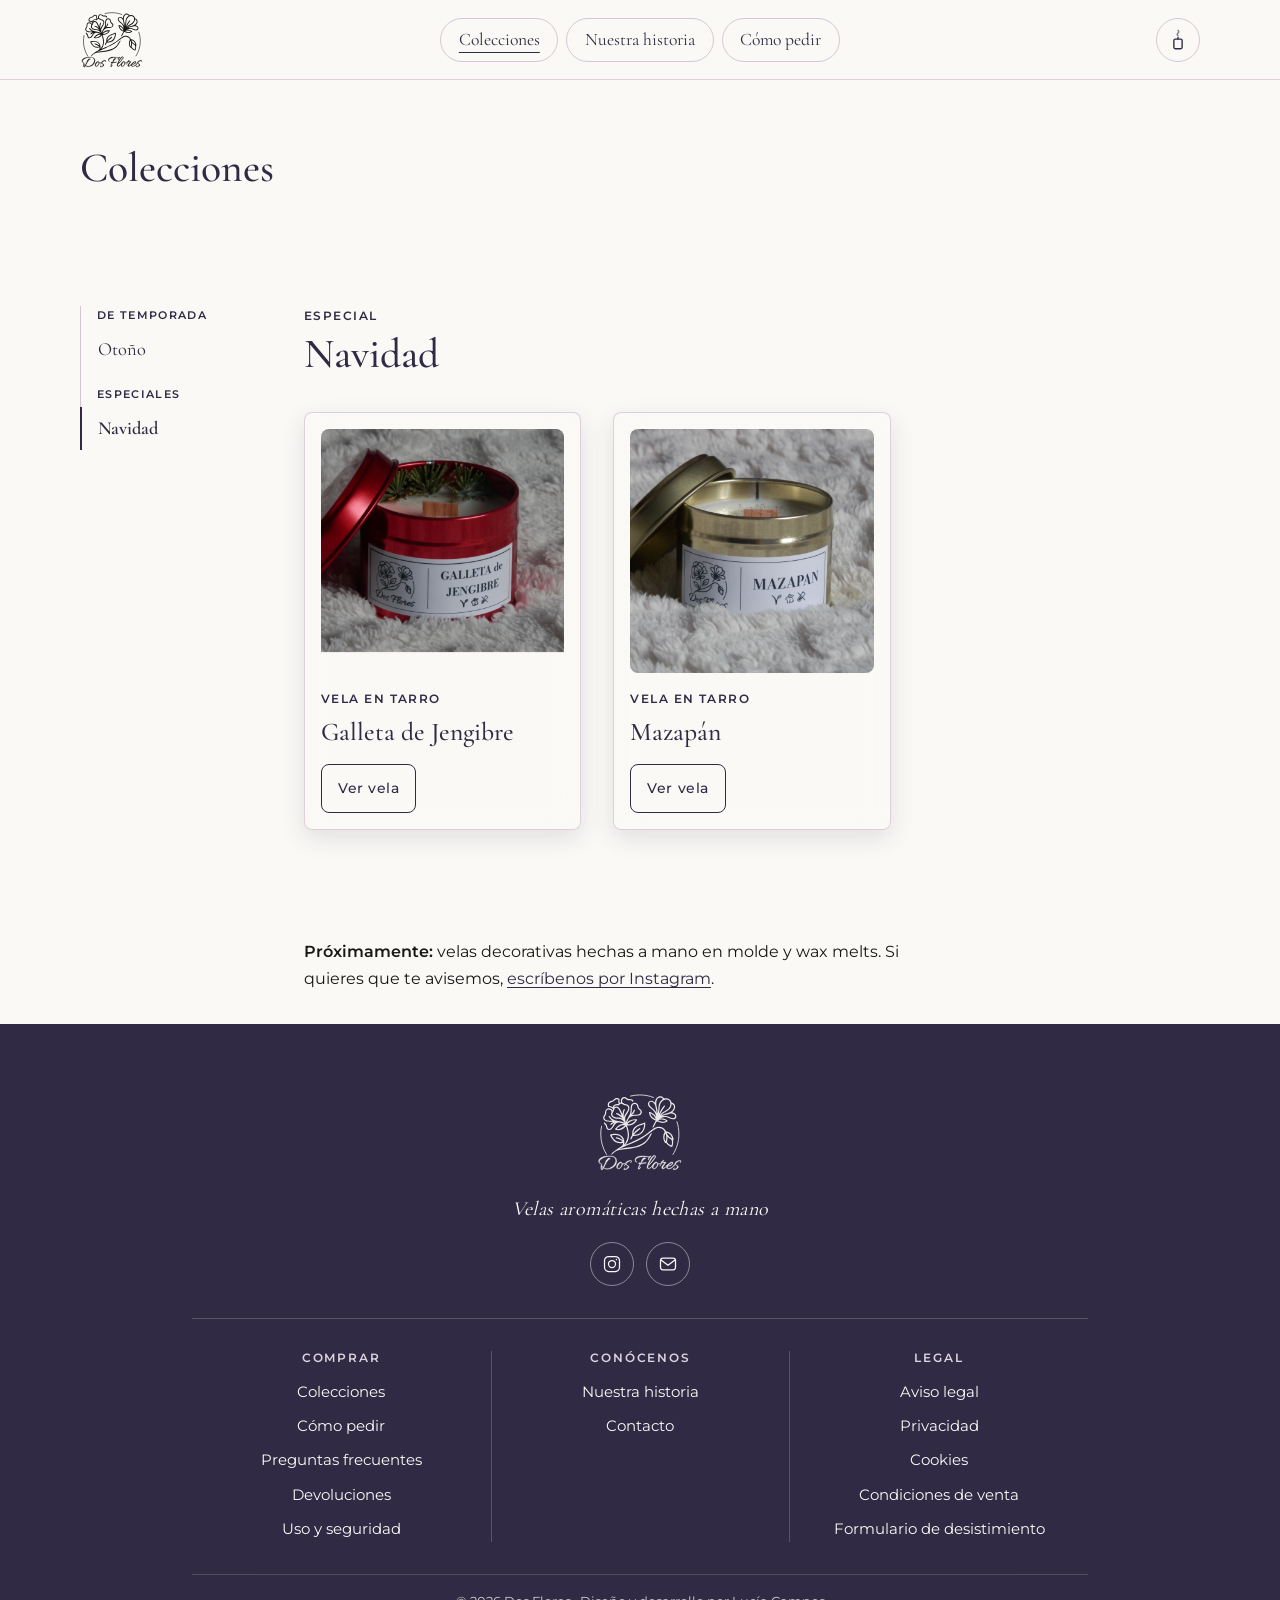
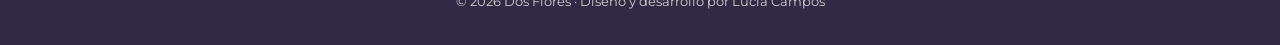
<file: pages/coleccion.html>
<!DOCTYPE html>
<html lang="es">
<head>
  <meta charset="UTF-8">
  <meta name="viewport" content="width=device-width, initial-scale=1">
  <title>Colecciones de velas aromáticas artesanales · Dos Flores</title>
  <meta name="description" content="Descubre las colecciones de Dos Flores: velas aromáticas artesanales de temporada, ediciones limitadas y, próximamente, velas decorativas y wax melts.">
  <!-- Dirección "oficial" de esta página para Google (cambiadla si pasáis a dominio propio) -->
  <link rel="canonical" href="https://dosfloresaromas.es/pages/coleccion.html">
  <!-- Vista previa al compartir el enlace (WhatsApp, Instagram, Facebook…): protocolo Open Graph.
       Las direcciones deben ser completas (https://…). Si cambiáis a un dominio propio, cambiad
       "https://dosfloresaromas.es" por el dominio nuevo en og:url y og:image de cada página. -->
  <meta property="og:type" content="website">
  <meta property="og:site_name" content="Dos Flores">
  <meta property="og:locale" content="es_ES">
  <meta property="og:title" content="Colecciones de velas aromáticas artesanales · Dos Flores">
  <meta property="og:description" content="Descubre las colecciones de Dos Flores: velas aromáticas artesanales de temporada, ediciones limitadas y, próximamente, velas decorativas y wax melts.">
  <meta property="og:url" content="https://dosfloresaromas.es/pages/coleccion.html">
  <meta property="og:image" content="https://dosfloresaromas.es/assets/img/og-image.jpg">
  <meta property="og:image:width" content="1200">
  <meta property="og:image:height" content="630">
  <meta property="og:image:alt" content="Dos Flores, velas aromáticas hechas a mano: vela encendida en un vaso de cristal">
  <meta name="twitter:card" content="summary_large_image">

  <!-- Favicon con dos versiones (assets/img/): el navegador elige según su propio modo.
       · favicon_negro.svg  → para pestañas claras
       · favicon_blanco.svg → para pestañas oscuras
       Sigue el modo del navegador/sistema, no el botón de la web. -->
  <!-- Respaldo en PNG para navegadores que no muestran favicons SVG (p. ej. Safari).
       Va ANTES de los SVG: los navegadores que entienden SVG usan los de abajo. -->
  <link rel="icon" type="image/png" sizes="32x32" href="../assets/img/favicon-32.png">
  <link rel="icon" type="image/svg+xml" href="../assets/img/favicon_negro.svg" media="(prefers-color-scheme: light)">
  <link rel="icon" type="image/svg+xml" href="../assets/img/favicon_blanco.svg" media="(prefers-color-scheme: dark)">
  <!-- Icono para la pantalla de inicio del iPhone (180x180 px, hecho a partir de Logo/RedesSociales_Logo.png) -->
  <link rel="apple-touch-icon" href="../assets/img/apple-touch-icon.png">

  <!-- Tipografías alojadas en la propia web (assets/fonts/).
       La precarga avisa al navegador de las que se ven en la primera pantalla.
       La definición de cada fuente (@font-face) está al principio de styles.css. -->
  <link rel="preload" href="../assets/fonts/allura-latin-400-normal.woff2" as="font" type="font/woff2" crossorigin>
  <link rel="preload" href="../assets/fonts/cormorant-garamond-latin-500-normal.woff2" as="font" type="font/woff2" crossorigin>
  <link rel="preload" href="../assets/fonts/montserrat-latin-400-normal.woff2" as="font" type="font/woff2" crossorigin>

  <!-- Tema claro/oscuro: aplica la elección guardada ANTES de pintar la página,
       para que no haya un parpadeo del tema equivocado al cargar. -->
  <script>
    try {
      var tema = localStorage.getItem('dosflores-tema');
      if (tema === 'dark' || tema === 'light') document.documentElement.setAttribute('data-theme', tema);
    } catch (e) { /* sin almacenamiento: se sigue el tema del sistema */ }
  </script>

  <!-- Estilos -->
  <link rel="stylesheet" href="../assets/css/styles.css">
</head>
<body>

  <a class="skip-link" href="#contenido">Saltar al contenido</a>

  <header class="site-header">
    <div class="nav-container">

      <!-- Logo: sustituir por el logo real en la Fase 5 -->
      <a class="logo" href="../index.html" aria-label="Dos Flores, ir al inicio">
        <img src="../assets/img/logo.svg" alt="Logotipo de Dos Flores" width="64" height="64">
      </a>

      <!-- Botón del menú móvil (la lógica se añade en la Fase 4) -->
      <button class="nav-toggle" type="button" aria-expanded="false" aria-controls="menu-principal">
        <span class="visually-hidden">Abrir menú</span>
        <span class="nav-toggle__icon" aria-hidden="true"></span>
      </button>

      <!-- Navegación principal: solo los enlaces marcados "nav" en el boceto -->
      <nav id="menu-principal" class="main-nav" aria-label="Navegación principal">
        <ul>
          <li><a href="coleccion.html" aria-current="page">Colecciones</a></li>
          <li><a href="historia.html">Nuestra historia</a></li>
          <li><a href="como-pedir.html">Cómo pedir</a></li>
        </ul>
      </nav>

      <!-- Acciones de la derecha -->
      <div class="nav-actions">
        <!-- Interruptor de modo claro/oscuro con forma de vela (apagada = claro, encendida = oscuro).
             El texto del aria-label lo actualiza main.js según el tema activo. -->
        <button class="icon-btn theme-toggle" type="button" aria-label="Activar modo oscuro">
          <svg class="vela-icono" viewBox="0 0 24 24" width="22" height="22" fill="none" stroke="currentColor" stroke-width="1.5" stroke-linecap="round" stroke-linejoin="round" aria-hidden="true"><path class="vela-icono__humo" d="M12 7.5c-1.2-1-1.2-2 0-3s1.2-2 0-3"/><path class="vela-icono__llama" d="M12 2.5c1.6 1.9 2.4 3.3 2.4 4.4a2.4 2.4 0 0 1-4.8 0c0-1.1.8-2.5 2.4-4.4z" fill="#E8A04B" stroke="none"/><path d="M12 11V9.3"/><rect x="7.5" y="11" width="9" height="10.5" rx="1.5"/></svg>
        </button>
      </div>

    </div>
  </header>

  <main id="contenido">
    <section class="page-hero page-hero--start" aria-labelledby="colecciones-titulo">
      <h1 id="colecciones-titulo" class="section-title">Colecciones</h1>
      <!-- PENDIENTE: <p>frase de introducción a las colecciones de Dos Flores.</p> -->
      <!-- Filtro por tipo de producto: lo rellena main.js solo si hay productos de 2 tipos o más -->
      <div class="tipo-filtro" data-tipo-filtro hidden></div>
    </section>

    <!-- Menú de colecciones + lista de colecciones.
         Escritorio: el menú es una columna a la izquierda que se queda fija al hacer scroll.
         Móvil y tablet: es una barra fija bajo el header.
         main.js resalta la colección que se está viendo (aria-current="location"). -->
    <div class="collections-layout">

    <aside class="collections-aside">
      <!-- Accesos rápidos: añade un <li> por cada colección nueva dentro de su grupo
           (el href es el id de su <section>). Los <li class="collection-nav__grupo"> son
           los títulos de grupo: solo se ven en escritorio. Pon solo colecciones que tengan productos. -->
      <nav class="collection-nav" aria-label="Ir a una colección">
        <ul>
          <li class="collection-nav__grupo">De temporada</li>
          <li><a class="chip-link" href="#otono">Otoño</a></li>
          <li class="collection-nav__grupo">Especiales</li>
          <li><a class="chip-link" href="#navidad">Navidad</a></li>
          <!-- Cuando haya productos que no son de temporada (p. ej. lavanda y vainilla), poned
               solo las secciones que tengan productos:
          <li class="collection-nav__grupo">Esenciales</li>
          <li><a class="chip-link" href="#esenciales-tarro">Velas en tarro</a></li>
          <li><a class="chip-link" href="#esenciales-decorativas">Decorativas</a></li>
          <li><a class="chip-link" href="#esenciales-wax-melts">Wax melts</a></li> -->
        </ul>
      </nav>
    </aside>

    <div class="collections-list">

    <!-- ORGANIZACIÓN: la página se ordena por colecciones, no por tipo de producto.
         · De temporada: otoño, invierno, primavera, verano.
         · Especiales: Halloween, Navidad, San Valentín, Semana Santa…
         · Esenciales: lo que no es de ninguna temporada, separado por tipo en tres secciones
           (ids esenciales-tarro, esenciales-decorativas, esenciales-wax-melts), p. ej. lavanda y vainilla.
         Dentro de cada colección van juntos todos los tipos (vela en tarro, decorativa,
         wax melt). Cada tarjeta dice su tipo en data-tipo y en su etiqueta (card__tag).

         CÓMO AÑADIR UNA COLECCIÓN: duplica una <section class="collection"> completa, cambia su id
         (primavera, verano, invierno, navidad…), su grupo (collection__grupo) y añade su enlace
         al menú de arriba, en su grupo. Alterna la clase "collection--alt" para que los fondos se
         intercalen. Si la enlazas desde el inicio, el botón "Ver colección" debe apuntar a
         coleccion.html#ese-id. Añade solo colecciones que ya tengan algún producto.

         CÓMO AÑADIR UN PRODUCTO: duplica un <li class="card"> dentro de su colección y pon su tipo:
           data-tipo="tarro"      → etiqueta "Vela en tarro" (o "Vela en vaso" si es de cristal)
           data-tipo="decorativa" → etiqueta "Vela decorativa"
           data-tipo="wax-melt"   → etiqueta "Wax melt"
         Cuando haya productos de dos tipos o más, main.js muestra solo el filtro
         "Ver: Todo / Velas en tarro / Decorativas / Wax melts" (con los tipos que existan).
         Fotos de velas en assets/img/velas/ (nombre-apagada.webp y nombre-encendida.webp). -->

    <!-- Otoño (#otono es el destino del botón "Ver colección" del inicio) -->
    <!-- <section id="otono" class="collection" aria-labelledby="otono-titulo">
      <div class="collection__inner">
        <p class="collection__grupo">De temporada</p>
        <h2 id="otono-titulo" class="section-title">Otoño</h2>
    
        <ul class="catalog__grid">
          <li class="card" data-tipo="tarro">
            <article>
              
              <div class="card__media candle-photo">
                <img class="vela--apagada" src="../assets/img/velas/caramelo-cremoso-600.webp" srcset="../assets/img/velas/caramelo-cremoso-600.webp 600w, ../assets/img/velas/caramelo-cremoso-1200.webp 1200w" sizes="(min-width: 64rem) 22rem, (min-width: 48rem) 45vw, 90vw" alt="Vela Caramelo Cremoso de Dos Flores: vaso de cristal con dos caramelos de cera naranja y mecha de madera" width="600" height="600" loading="lazy">
                <img class="vela--encendida" src="../assets/img/velas/caramelo-cremoso-encendida-600.webp" srcset="../assets/img/velas/caramelo-cremoso-encendida-600.webp 600w, ../assets/img/velas/caramelo-cremoso-encendida-1200.webp 1200w" sizes="(min-width: 64rem) 22rem, (min-width: 48rem) 45vw, 90vw" alt="" width="600" height="600" loading="lazy">
              </div>
              <p class="card__tag">Vela en vaso</p>
              <h3 class="card__title">Caramelo Cremoso</h3>
              
              <a class="btn btn--outline" href="caramelo-cremoso.html">Ver vela<span class="visually-hidden"> Caramelo Cremoso</span></a>
            </article>
          </li>
        </ul>
      </div>
    </section> -->

    <!-- Navidad (#navidad es el destino del botón "Ver colección" del inicio) -->
    <section id="navidad" class="collection" aria-labelledby="navidad-titulo">
      <div class="collection__inner">
        <p class="collection__grupo">Especial</p>
        <h2 id="navidad-titulo" class="section-title">Navidad</h2>
        <ul class="catalog__grid">
          <li class="card" data-tipo="tarro">
            <article>
              <!-- Foto de Galleta de Jengibre: apagada en modo claro y encendida en modo oscuro (las cambia el CSS).
                   Originales en flores/Fotos_originales/velas/. Generadas a partir de una foto real de la vela. -->
              <div class="card__media candle-photo">
                <img class="vela--apagada" src="../assets/img/velas/jengibre/galleta-jengibre.webp" srcset="../assets/img/velas/jengibre/galleta-jengibre.webp 600w, ../assets/img/velas/jengibre/galleta-jengibre.webp 1200w" sizes="(min-width: 64rem) 22rem, (min-width: 48rem) 45vw, 90vw" alt="Vela Galleta de Jengibre de Dos Flores: tarro metálico con ramitas de pino y mecha de madera" width="600" height="600" loading="lazy">
                <img class="vela--encendida" src="../assets/img/velas/jengibre/galleta-jengibre-encendida-600.webp" srcset="../assets/img/velas/jengibre/galleta-jengibre-encendida.webp 600w, ../assets/img/velas/jengibre/galleta-jengibre-encendida.webp 1200w" sizes="(min-width: 64rem) 22rem, (min-width: 48rem) 45vw, 90vw" alt="" width="600" height="600" loading="lazy">
              </div>
              <p class="card__tag">Vela en tarro</p>
              <h3 class="card__title">Galleta de Jengibre</h3>
              <!-- PENDIENTE: <p class="card__text">aroma y descripción.</p> -->
              <a class="btn btn--outline" href="galleta-jengibre.html">Ver vela<span class="visually-hidden"> Galleta de Jengibre</span></a>
            </article>
          </li>
          <li class="card" data-tipo="tarro">
            <article>
              <div class="card__media candle-photo">
                <img class="vela--apagada" src="../assets/img/velas/mazapan/mazapan.webp" srcset="../assets/img/velas/mazapan/mazapan.webp 600w, ../assets/img/velas/mazapan/mazapan.webp 1200w" sizes="(min-width: 64rem) 22rem, (min-width: 48rem) 45vw, 90vw" alt="Vela Mazapán de Dos Flores: tarro metálico con ramitas de pino y mecha de madera" width="600" height="600" loading="lazy">
                <img class="vela--encendida" src="../assets/img/velas/mazapan/mazapan-encendida.webp" srcset="../assets/img/velas/mazapan/mazapan-encendida.webp 600w, ../assets/img/velas/mazapan/mazapan-encendida.webp 1200w" sizes="(min-width: 64rem) 22rem, (min-width: 48rem) 45vw, 90vw" alt="" width="600" height="600" loading="lazy">
              </div>
              <p class="card__tag">Vela en tarro</p>
              <h3 class="card__title">Mazapán</h3>
              <!-- PENDIENTE: <p class="card__text">aroma y descripción.</p> -->
              <a class="btn btn--outline" href="mazapan.html">Ver vela<span class="visually-hidden">Mazapán</span></a>
            </article>
          </li>
        </ul>
      </div>
    </section>

    <!-- Próximamente: tipos de producto que aún no tienen ninguno a la venta.
         Cuando tengáis el primero, ponedlo como tarjeta en su colección (con su data-tipo)
         y quitad su nombre de esta frase. Si ya no queda ninguno, borrad esta sección.
         Las velas decorativas se encienden sobre una base resistente al calor (ver uso-y-seguridad.html). -->
    <section class="collection collection--proximamente" aria-label="Próximamente">
      <div class="collection__inner">
        <p class="collection__intro"><strong>Próximamente:</strong> velas decorativas hechas a mano en molde y wax melts. Si quieres que te avisemos, <a href="https://www.instagram.com/dosfloresaromas/" data-ig-dm target="_blank" rel="noopener noreferrer">escríbenos por Instagram</a>.</p>
      </div>
    </section>

    </div><!-- /.collections-list -->
    </div><!-- /.collections-layout -->
  </main>

  <footer class="site-footer">
    <!-- PIE: marca arriba (logo, frase y redes) y debajo tres columnas de enlaces.
         Para añadir un enlace, copia un <li> en su columna. Mismo pie en todas las páginas:
         si lo cambias aquí, cámbialo en las demás (las rutas cambian según la carpeta). -->
    <div class="footer-container">

      <div class="footer__marca">
        <a class="footer__logo" href="../index.html" aria-label="Dos Flores, ir al inicio">
          <img src="../assets/img/logo.svg" alt="" width="96" height="96" loading="lazy">
        </a>
        <p class="footer__frase">Velas aromáticas hechas a mano</p>
        <div class="footer__contact">
          <a class="footer__social" href="https://www.instagram.com/dosfloresaromas/" target="_blank" rel="noopener noreferrer" aria-label="Instagram de Dos Flores (se abre en una pestaña nueva)">
            <svg viewBox="0 0 24 24" width="20" height="20" fill="none" stroke="currentColor" stroke-width="1.5" aria-hidden="true"><rect x="3" y="3" width="18" height="18" rx="5"/><circle cx="12" cy="12" r="4.2"/><circle cx="17.3" cy="6.7" r="0.9" fill="currentColor" stroke="none"/></svg>
          </a>
          <a class="footer__social" href="mailto:dosfloresaromas@gmail.com" aria-label="Escribir un correo a Dos Flores">
            <svg viewBox="0 0 24 24" width="20" height="20" fill="none" stroke="currentColor" stroke-width="1.5" stroke-linecap="round" stroke-linejoin="round" aria-hidden="true"><rect x="3" y="5" width="18" height="14" rx="3"/><path d="M4 7.5l8 6 8-6"/></svg>
          </a>
        </div>
      </div>

      <div class="footer__cols">
      <nav class="footer__col" aria-labelledby="pie-comprar">
        <h2 id="pie-comprar" class="footer__heading">Comprar</h2>
        <ul>
          <li><a href="coleccion.html">Colecciones</a></li>
          <li><a href="como-pedir.html">Cómo pedir</a></li>
          <li><a href="preguntas-frecuentes.html">Preguntas frecuentes</a></li>
          <li><a href="condiciones-venta.html#devoluciones">Devoluciones</a></li>
          <li><a href="uso-y-seguridad.html">Uso y seguridad</a></li>
        </ul>
      </nav>
      <nav class="footer__col" aria-labelledby="pie-conocenos">
        <h2 id="pie-conocenos" class="footer__heading">Conócenos</h2>
        <ul>
          <li><a href="historia.html">Nuestra historia</a></li>
          <li><a href="como-pedir.html#contacto">Contacto</a></li>
        </ul>
      </nav>
      <nav class="footer__col" aria-labelledby="pie-legal">
        <h2 id="pie-legal" class="footer__heading">Legal</h2>
        <ul>
          <li><a href="aviso-legal.html">Aviso legal</a></li>
          <li><a href="privacidad.html">Privacidad</a></li>
          <li><a href="cookies.html">Cookies</a></li>
          <li><a href="condiciones-venta.html">Condiciones de venta</a></li>
          <li><a href="condiciones-venta.html#formulario-desistimiento">Formulario de desistimiento</a></li>
        </ul>
      </nav>
      </div>

      <p class="footer__credits">© <span id="anio">2026</span> Dos Flores · Diseño y desarrollo por Lucía Campos</p>
    </div>
  </footer>

  <script src="../assets/js/main.js" defer></script>
</body>
</html>
</file>
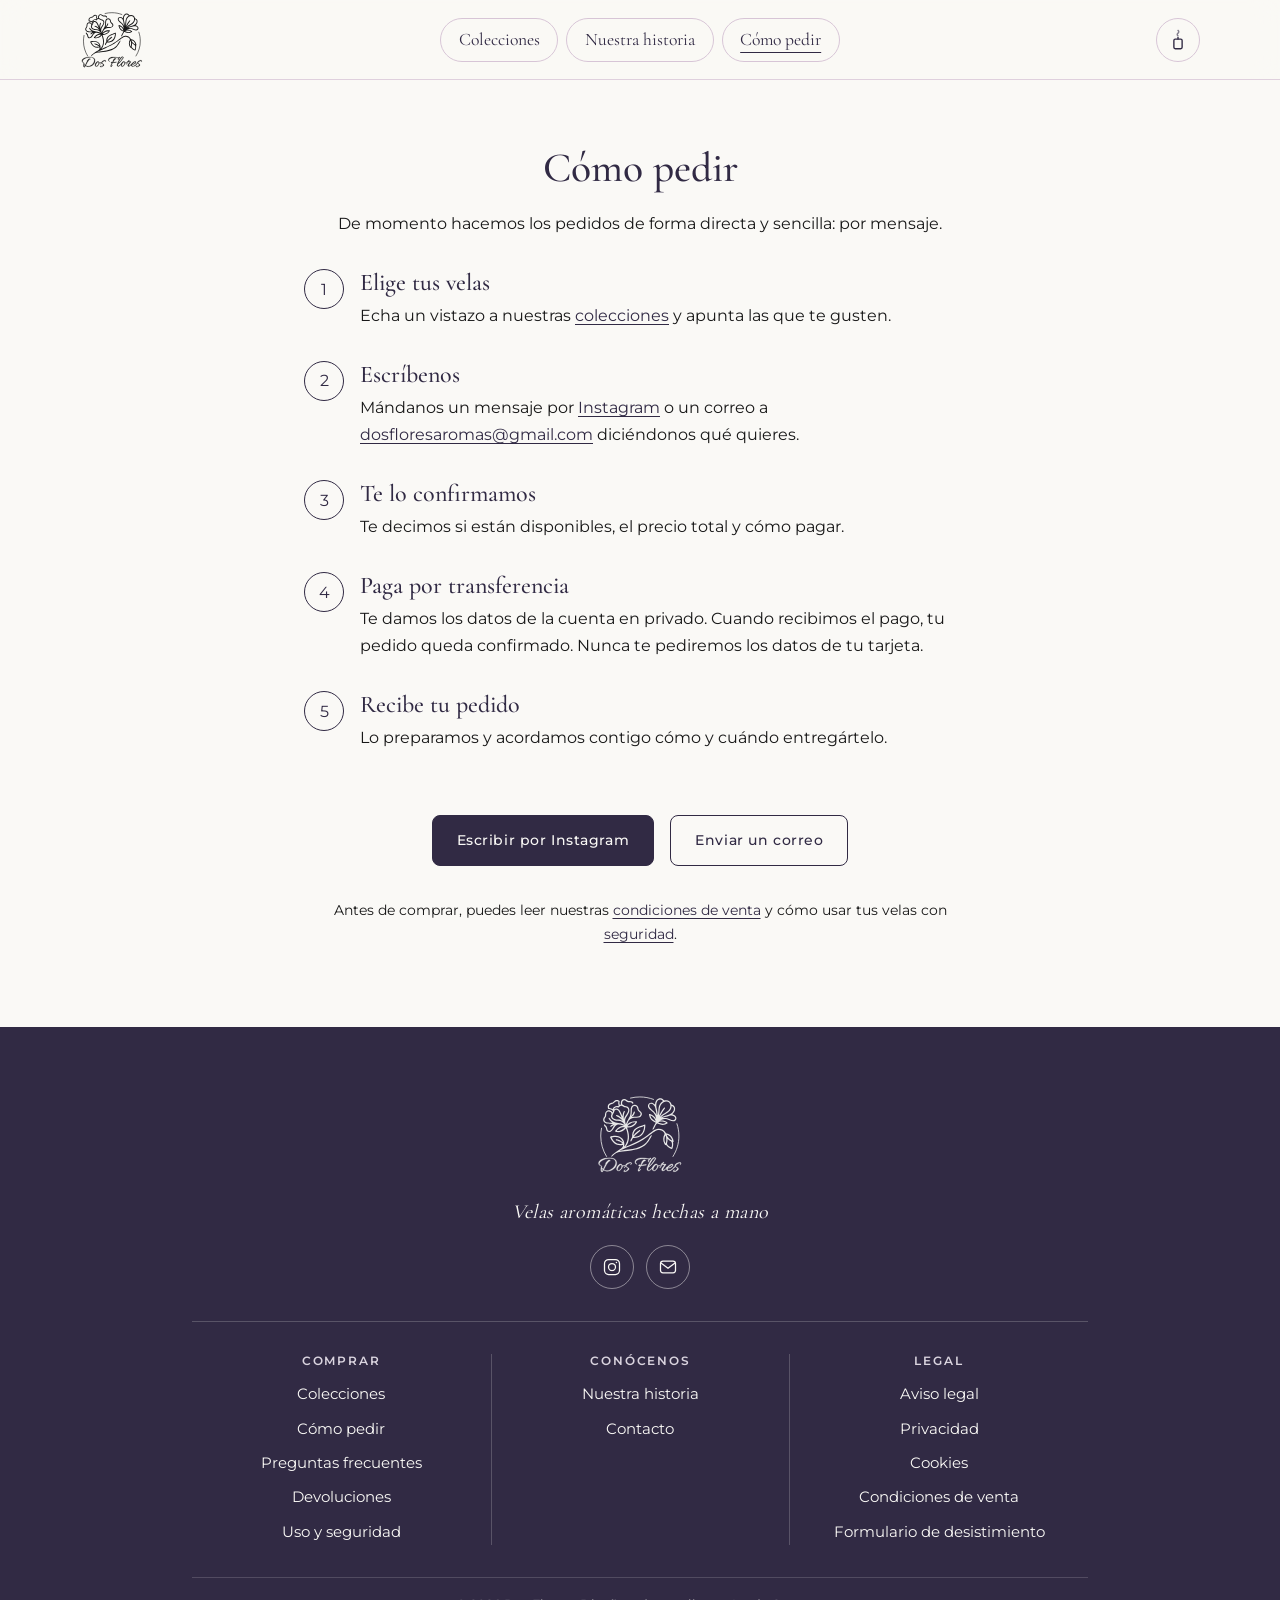
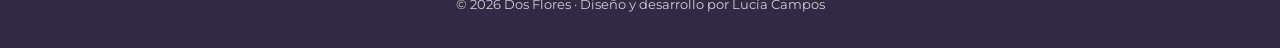
<file: pages/como-pedir.html>
<!DOCTYPE html>
<html lang="es">
<head>
  <meta charset="UTF-8">
  <meta name="viewport" content="width=device-width, initial-scale=1">
  <title>Cómo pedir tus velas artesanales · Dos Flores</title>
  <meta name="description" content="Pedir tus velas Dos Flores es sencillo: escríbenos por Instagram o correo, te confirmamos disponibilidad y precio, y pagas por transferencia.">
  <!-- Dirección "oficial" de esta página para Google (cambiadla si pasáis a dominio propio) -->
  <link rel="canonical" href="https://dosfloresaromas.es/pages/como-pedir.html">
  <!-- Vista previa al compartir el enlace (WhatsApp, Instagram, Facebook…): protocolo Open Graph.
       Las direcciones deben ser completas (https://…). Si cambiáis a un dominio propio, cambiad
       "https://dosfloresaromas.es" por el dominio nuevo en og:url y og:image de cada página. -->
  <meta property="og:type" content="website">
  <meta property="og:site_name" content="Dos Flores">
  <meta property="og:locale" content="es_ES">
  <meta property="og:title" content="Cómo pedir tus velas artesanales · Dos Flores">
  <meta property="og:description" content="Pedir tus velas Dos Flores es sencillo: escríbenos por Instagram o correo, te confirmamos disponibilidad y precio, y pagas por transferencia.">
  <meta property="og:url" content="https://dosfloresaromas.es/pages/como-pedir.html">
  <meta property="og:image" content="https://dosfloresaromas.es/assets/img/og-image.jpg">
  <meta property="og:image:width" content="1200">
  <meta property="og:image:height" content="630">
  <meta property="og:image:alt" content="Dos Flores, velas aromáticas hechas a mano: vela encendida en un vaso de cristal">
  <meta name="twitter:card" content="summary_large_image">

  <!-- Favicon con dos versiones (assets/img/): el navegador elige según su propio modo.
       · favicon_negro.svg  → para pestañas claras
       · favicon_blanco.svg → para pestañas oscuras
       Sigue el modo del navegador/sistema, no el botón de la web. -->
  <!-- Respaldo en PNG para navegadores que no muestran favicons SVG (p. ej. Safari).
       Va ANTES de los SVG: los navegadores que entienden SVG usan los de abajo. -->
  <link rel="icon" type="image/png" sizes="32x32" href="../assets/img/favicon-32.png">
  <link rel="icon" type="image/svg+xml" href="../assets/img/favicon_negro.svg" media="(prefers-color-scheme: light)">
  <link rel="icon" type="image/svg+xml" href="../assets/img/favicon_blanco.svg" media="(prefers-color-scheme: dark)">
  <!-- Icono para la pantalla de inicio del iPhone (180x180 px, hecho a partir de Logo/RedesSociales_Logo.png) -->
  <link rel="apple-touch-icon" href="../assets/img/apple-touch-icon.png">

  <!-- Tipografías alojadas en la propia web (assets/fonts/).
       La precarga avisa al navegador de las que se ven en la primera pantalla.
       La definición de cada fuente (@font-face) está al principio de styles.css. -->
  <link rel="preload" href="../assets/fonts/allura-latin-400-normal.woff2" as="font" type="font/woff2" crossorigin>
  <link rel="preload" href="../assets/fonts/cormorant-garamond-latin-500-normal.woff2" as="font" type="font/woff2" crossorigin>
  <link rel="preload" href="../assets/fonts/montserrat-latin-400-normal.woff2" as="font" type="font/woff2" crossorigin>

  <!-- Tema claro/oscuro: aplica la elección guardada ANTES de pintar la página,
       para que no haya un parpadeo del tema equivocado al cargar. -->
  <script>
    try {
      var tema = localStorage.getItem('dosflores-tema');
      if (tema === 'dark' || tema === 'light') document.documentElement.setAttribute('data-theme', tema);
    } catch (e) { /* sin almacenamiento: se sigue el tema del sistema */ }
  </script>

  <!-- Estilos -->
  <link rel="stylesheet" href="../assets/css/styles.css">
</head>
<body>

  <a class="skip-link" href="#contenido">Saltar al contenido</a>

  <header class="site-header">
    <div class="nav-container">

      <!-- Logo: sustituir por el logo real en la Fase 5 -->
      <a class="logo" href="../index.html" aria-label="Dos Flores, ir al inicio">
        <img src="../assets/img/logo.svg" alt="Logotipo de Dos Flores" width="64" height="64">
      </a>

      <!-- Botón del menú móvil (la lógica se añade en la Fase 4) -->
      <button class="nav-toggle" type="button" aria-expanded="false" aria-controls="menu-principal">
        <span class="visually-hidden">Abrir menú</span>
        <span class="nav-toggle__icon" aria-hidden="true"></span>
      </button>

      <!-- Navegación principal: solo los enlaces marcados "nav" en el boceto -->
      <nav id="menu-principal" class="main-nav" aria-label="Navegación principal">
        <ul>
          <li><a href="../pages/coleccion.html">Colecciones</a></li>
          <li><a href="../pages/historia.html">Nuestra historia</a></li>
          <li><a href="como-pedir.html" aria-current="page">Cómo pedir</a></li>
        </ul>
      </nav>

      <!-- Acciones de la derecha -->
      <div class="nav-actions">
        <!-- Interruptor de modo claro/oscuro con forma de vela (apagada = claro, encendida = oscuro).
             El texto del aria-label lo actualiza main.js según el tema activo. -->
        <button class="icon-btn theme-toggle" type="button" aria-label="Activar modo oscuro">
          <svg class="vela-icono" viewBox="0 0 24 24" width="22" height="22" fill="none" stroke="currentColor" stroke-width="1.5" stroke-linecap="round" stroke-linejoin="round" aria-hidden="true"><path class="vela-icono__humo" d="M12 7.5c-1.2-1-1.2-2 0-3s1.2-2 0-3"/><path class="vela-icono__llama" d="M12 2.5c1.6 1.9 2.4 3.3 2.4 4.4a2.4 2.4 0 0 1-4.8 0c0-1.1.8-2.5 2.4-4.4z" fill="#E8A04B" stroke="none"/><path d="M12 11V9.3"/><rect x="7.5" y="11" width="9" height="10.5" rx="1.5"/></svg>
        </button>
      </div>

    </div>
  </header>

  <main id="contenido">
    <!-- Cómo pedir: proceso actual (pedidos por mensaje y pago por transferencia).
         PENDIENTE: cuando decidáis cómo entregáis (envíos, recogida…), concretadlo en el paso 5
         y en pages/condiciones-venta.html (apartado 4). -->
    <section class="story story--cabecera" aria-labelledby="pedir-titulo">
      <div class="story__inner">
        <h1 id="pedir-titulo" class="section-title">Cómo pedir</h1>
        <p class="story__lead">De momento hacemos los pedidos de forma directa y sencilla: por mensaje.</p>

        <ol class="pedido-pasos" role="list">
          <li>
            <h2 class="pedido-pasos__titulo">Elige tus velas</h2>
            <p>Echa un vistazo a nuestras <a href="coleccion.html">colecciones</a> y apunta las que te gusten.</p>
          </li>
          <li>
            <h2 class="pedido-pasos__titulo">Escríbenos</h2>
            <p>Mándanos un mensaje por <a href="https://www.instagram.com/dosfloresaromas/" data-ig-dm target="_blank" rel="noopener noreferrer">Instagram</a> o un correo a <a href="mailto:dosfloresaromas@gmail.com">dosfloresaromas@gmail.com</a> diciéndonos qué quieres.</p>
          </li>
          <li>
            <h2 class="pedido-pasos__titulo">Te lo confirmamos</h2>
            <p>Te decimos si están disponibles, el precio total y cómo pagar.</p>
          </li>
          <li>
            <h2 class="pedido-pasos__titulo">Paga por transferencia</h2>
            <p>Te damos los datos de la cuenta en privado. Cuando recibimos el pago, tu pedido queda confirmado. Nunca te pediremos los datos de tu tarjeta.</p>
          </li>
          <li>
            <h2 class="pedido-pasos__titulo">Recibe tu pedido</h2>
            <p>Lo preparamos y acordamos contigo cómo y cuándo entregártelo.</p>
          </li>
        </ol>

        <div id="contacto" class="pedido-acciones">
          <a class="btn" href="https://www.instagram.com/dosfloresaromas/" data-ig-dm target="_blank" rel="noopener noreferrer">Escribir por Instagram</a>
          <a class="btn btn--outline" href="mailto:dosfloresaromas@gmail.com">Enviar un correo</a>
        </div>

        <p class="pedido-nota">Antes de comprar, puedes leer nuestras <a href="condiciones-venta.html">condiciones de venta</a> y cómo usar tus velas con <a href="uso-y-seguridad.html">seguridad</a>.</p>
      </div>
    </section>
  </main>

  <footer class="site-footer">
    <!-- PIE: marca arriba (logo, frase y redes) y debajo tres columnas de enlaces.
         Para añadir un enlace, copia un <li> en su columna. Mismo pie en todas las páginas:
         si lo cambias aquí, cámbialo en las demás (las rutas cambian según la carpeta). -->
    <div class="footer-container">

      <div class="footer__marca">
        <a class="footer__logo" href="../index.html" aria-label="Dos Flores, ir al inicio">
          <img src="../assets/img/logo.svg" alt="" width="96" height="96" loading="lazy">
        </a>
        <p class="footer__frase">Velas aromáticas hechas a mano</p>
        <div class="footer__contact">
          <a class="footer__social" href="https://www.instagram.com/dosfloresaromas/" target="_blank" rel="noopener noreferrer" aria-label="Instagram de Dos Flores (se abre en una pestaña nueva)">
            <svg viewBox="0 0 24 24" width="20" height="20" fill="none" stroke="currentColor" stroke-width="1.5" aria-hidden="true"><rect x="3" y="3" width="18" height="18" rx="5"/><circle cx="12" cy="12" r="4.2"/><circle cx="17.3" cy="6.7" r="0.9" fill="currentColor" stroke="none"/></svg>
          </a>
          <a class="footer__social" href="mailto:dosfloresaromas@gmail.com" aria-label="Escribir un correo a Dos Flores">
            <svg viewBox="0 0 24 24" width="20" height="20" fill="none" stroke="currentColor" stroke-width="1.5" stroke-linecap="round" stroke-linejoin="round" aria-hidden="true"><rect x="3" y="5" width="18" height="14" rx="3"/><path d="M4 7.5l8 6 8-6"/></svg>
          </a>
        </div>
      </div>

      <div class="footer__cols">
      <nav class="footer__col" aria-labelledby="pie-comprar">
        <h2 id="pie-comprar" class="footer__heading">Comprar</h2>
        <ul>
          <li><a href="coleccion.html">Colecciones</a></li>
          <li><a href="como-pedir.html">Cómo pedir</a></li>
          <li><a href="preguntas-frecuentes.html">Preguntas frecuentes</a></li>
          <li><a href="condiciones-venta.html#devoluciones">Devoluciones</a></li>
          <li><a href="uso-y-seguridad.html">Uso y seguridad</a></li>
        </ul>
      </nav>
      <nav class="footer__col" aria-labelledby="pie-conocenos">
        <h2 id="pie-conocenos" class="footer__heading">Conócenos</h2>
        <ul>
          <li><a href="historia.html">Nuestra historia</a></li>
          <li><a href="como-pedir.html#contacto">Contacto</a></li>
        </ul>
      </nav>
      <nav class="footer__col" aria-labelledby="pie-legal">
        <h2 id="pie-legal" class="footer__heading">Legal</h2>
        <ul>
          <li><a href="aviso-legal.html">Aviso legal</a></li>
          <li><a href="privacidad.html">Privacidad</a></li>
          <li><a href="cookies.html">Cookies</a></li>
          <li><a href="condiciones-venta.html">Condiciones de venta</a></li>
          <li><a href="condiciones-venta.html#formulario-desistimiento">Formulario de desistimiento</a></li>
        </ul>
      </nav>
      </div>

      <p class="footer__credits">© <span id="anio">2026</span> Dos Flores · Diseño y desarrollo por Lucía Campos</p>
    </div>
  </footer>

  <script src="../assets/js/main.js" defer></script>
</body>
</html>
</file>
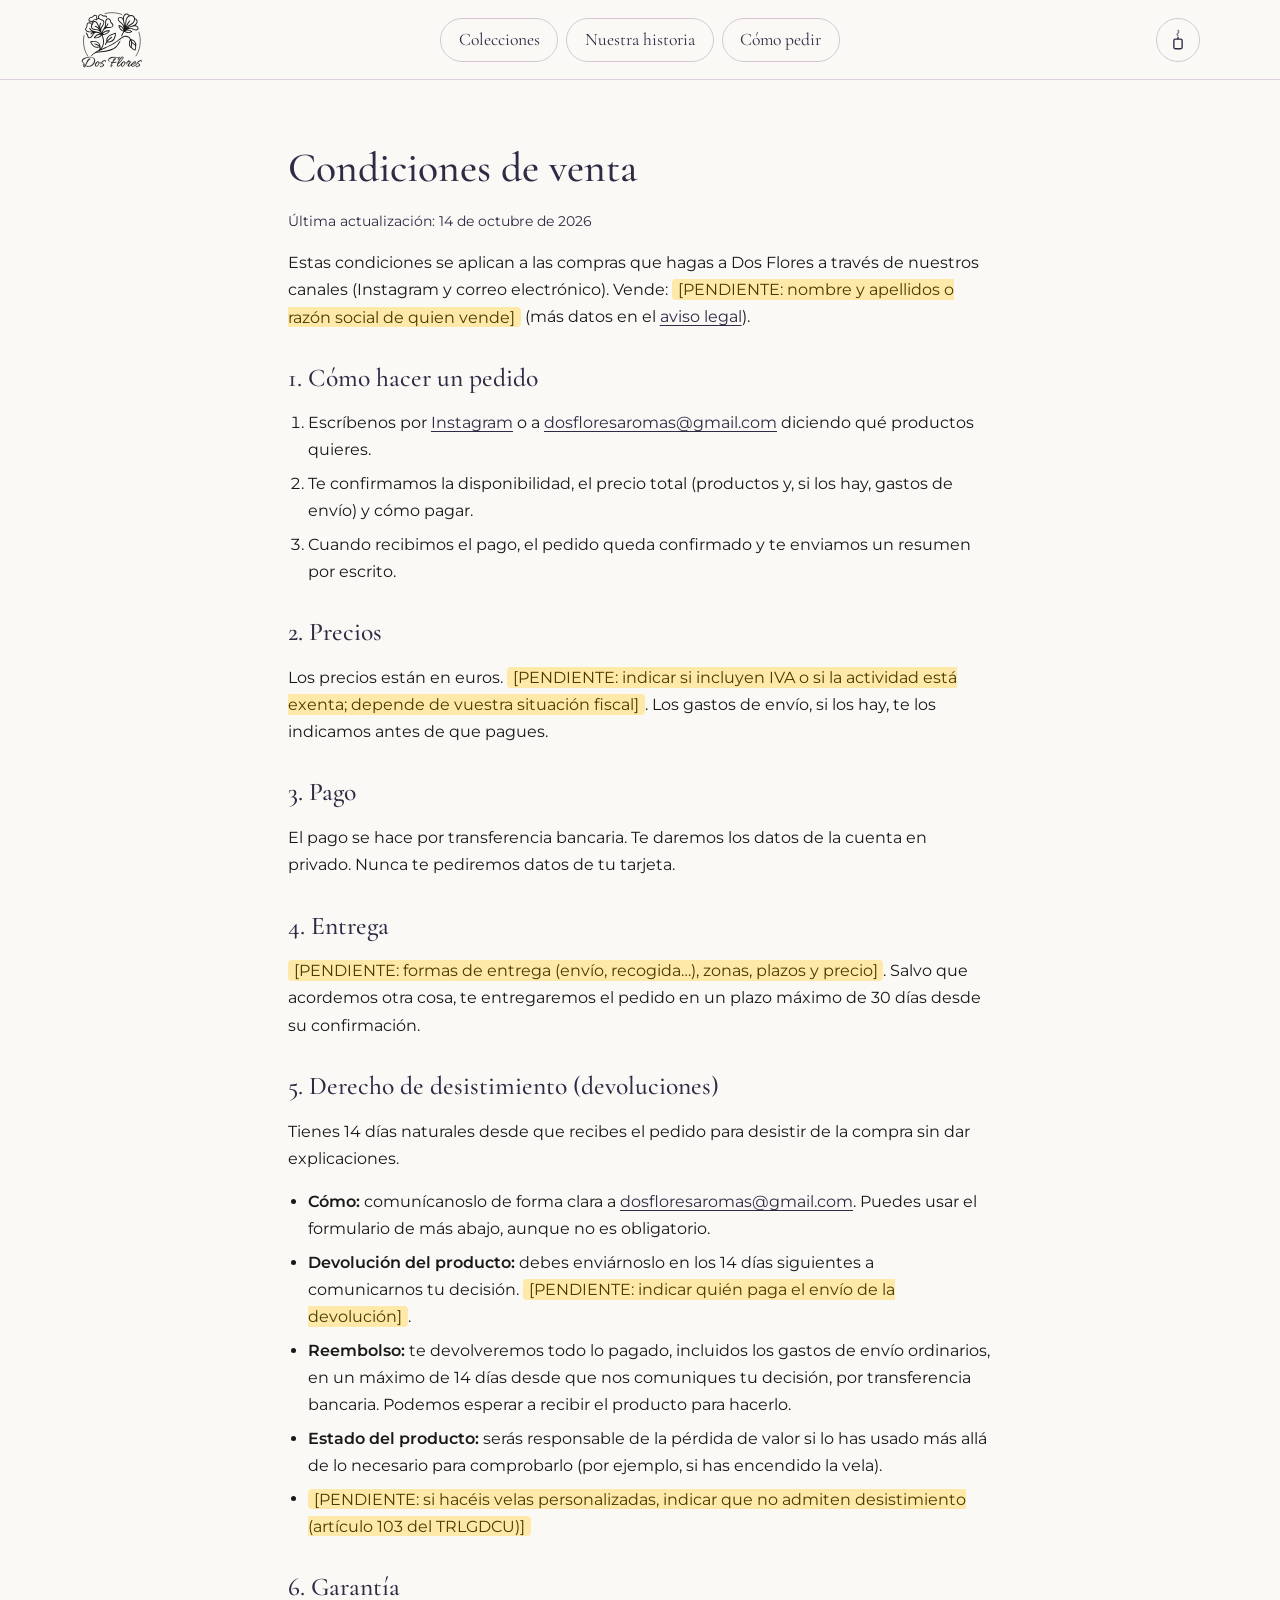
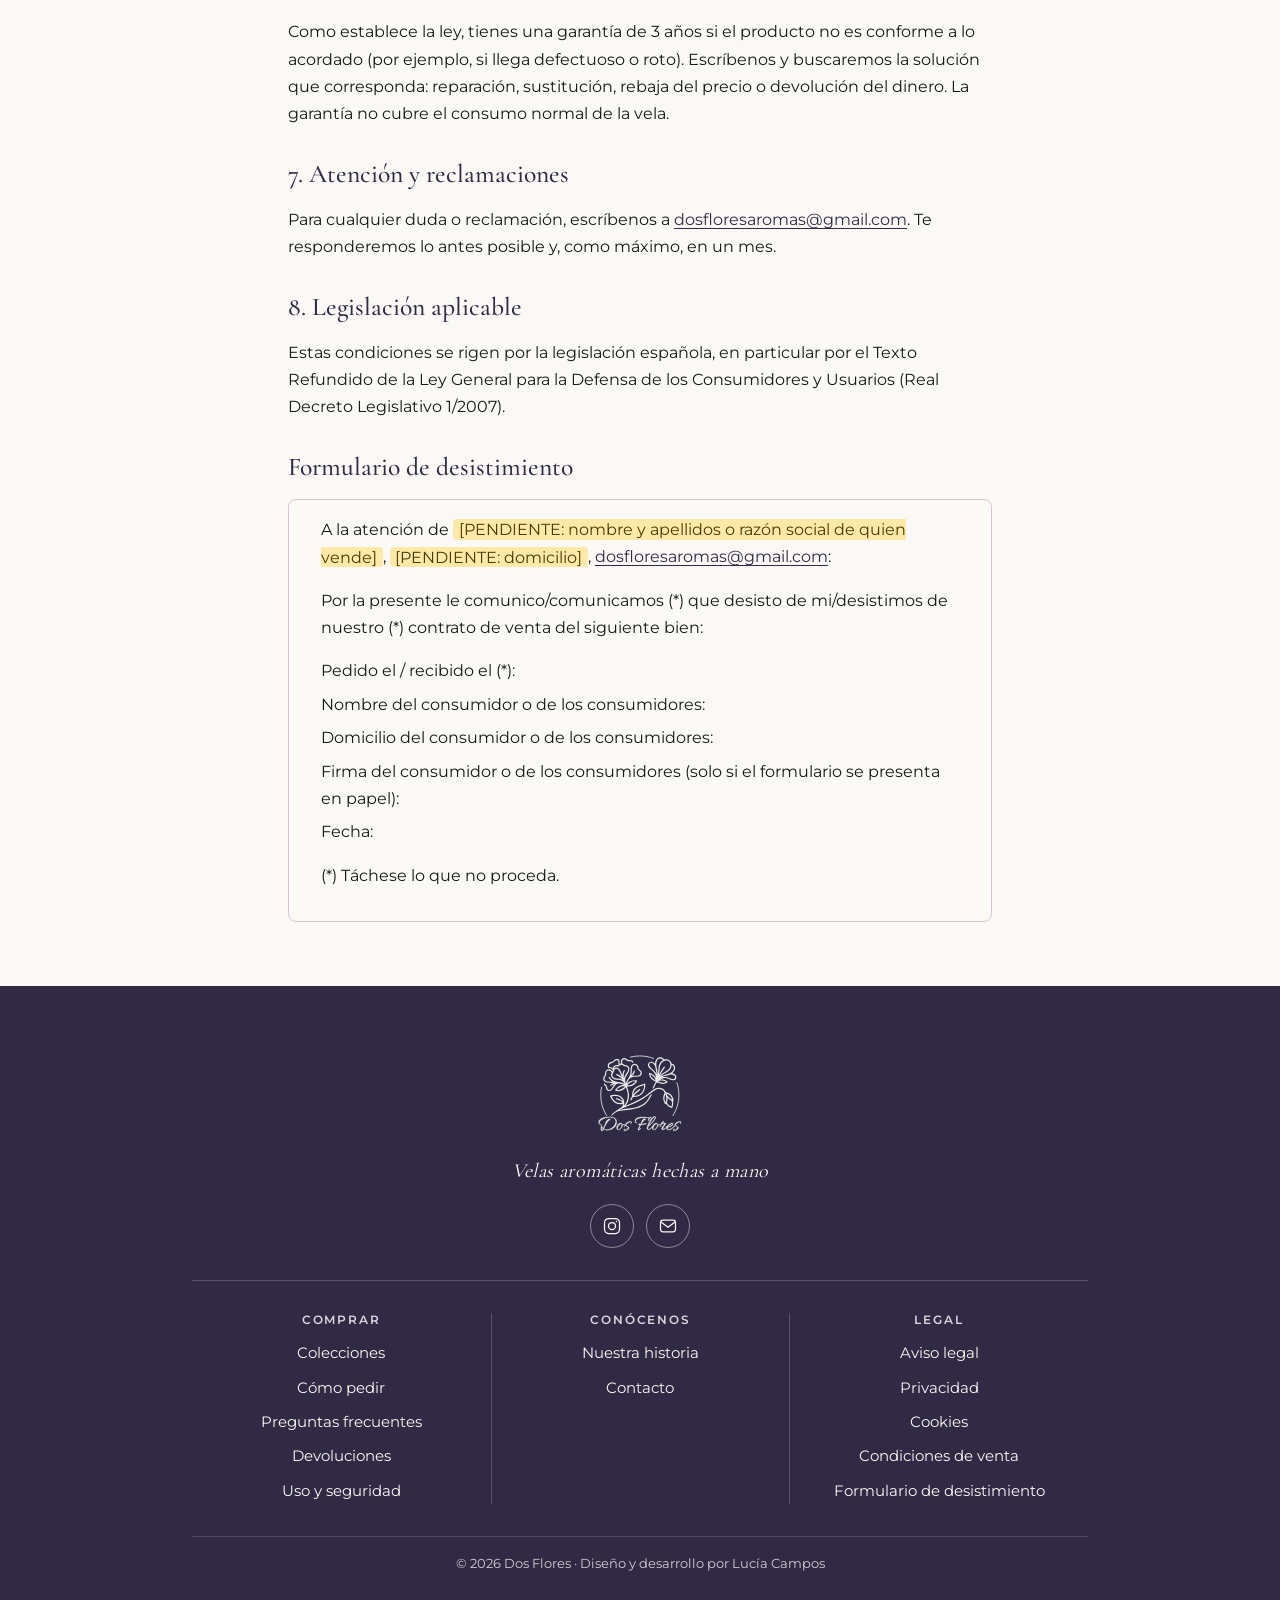
<file: pages/condiciones-venta.html>
<!DOCTYPE html>
<html lang="es">
<head>
  <meta charset="UTF-8">
  <meta name="viewport" content="width=device-width, initial-scale=1">
  <title>Condiciones de venta · Dos Flores</title>
  <meta name="description" content="Condiciones de compra en Dos Flores: cómo hacer un pedido, pago por transferencia, entrega, devoluciones en 14 días y garantía de 3 años.">
  <!-- Dirección "oficial" de esta página para Google (cambiadla si pasáis a dominio propio) -->
  <link rel="canonical" href="https://dosfloresaromas.es/pages/condiciones-venta.html">
  <!-- Vista previa al compartir el enlace (WhatsApp, Instagram, Facebook…): protocolo Open Graph.
       Las direcciones deben ser completas (https://…). Si cambiáis a un dominio propio, cambiad
       "https://dosfloresaromas.es" por el dominio nuevo en og:url y og:image de cada página. -->
  <meta property="og:type" content="website">
  <meta property="og:site_name" content="Dos Flores">
  <meta property="og:locale" content="es_ES">
  <meta property="og:title" content="Condiciones de venta · Dos Flores">
  <meta property="og:description" content="Condiciones de compra en Dos Flores: cómo hacer un pedido, pago por transferencia, entrega, devoluciones en 14 días y garantía de 3 años.">
  <meta property="og:url" content="https://dosfloresaromas.es/pages/condiciones-venta.html">
  <meta property="og:image" content="https://dosfloresaromas.es/assets/img/og-image.jpg">
  <meta property="og:image:width" content="1200">
  <meta property="og:image:height" content="630">
  <meta property="og:image:alt" content="Dos Flores, velas aromáticas hechas a mano: vela encendida en un vaso de cristal">
  <meta name="twitter:card" content="summary_large_image">
  <!-- BORRADOR: noindex evita que Google la muestre mientras haya datos [PENDIENTE].
       Cuando esté completa y revisada, borra esta línea. -->
  <meta name="robots" content="noindex">

  <!-- Favicon con dos versiones (assets/img/): el navegador elige según su propio modo.
       · favicon_negro.svg  → para pestañas claras
       · favicon_blanco.svg → para pestañas oscuras
       Sigue el modo del navegador/sistema, no el botón de la web. -->
  <!-- Respaldo en PNG para navegadores que no muestran favicons SVG (p. ej. Safari).
       Va ANTES de los SVG: los navegadores que entienden SVG usan los de abajo. -->
  <link rel="icon" type="image/png" sizes="32x32" href="../assets/img/favicon-32.png">
  <link rel="icon" type="image/svg+xml" href="../assets/img/favicon_negro.svg" media="(prefers-color-scheme: light)">
  <link rel="icon" type="image/svg+xml" href="../assets/img/favicon_blanco.svg" media="(prefers-color-scheme: dark)">
  <!-- Icono para la pantalla de inicio del iPhone (180x180 px, hecho a partir de Logo/RedesSociales_Logo.png) -->
  <link rel="apple-touch-icon" href="../assets/img/apple-touch-icon.png">

  <!-- Tipografías alojadas en la propia web (assets/fonts/).
       La precarga avisa al navegador de las que se ven en la primera pantalla.
       La definición de cada fuente (@font-face) está al principio de styles.css. -->
  <link rel="preload" href="../assets/fonts/allura-latin-400-normal.woff2" as="font" type="font/woff2" crossorigin>
  <link rel="preload" href="../assets/fonts/cormorant-garamond-latin-500-normal.woff2" as="font" type="font/woff2" crossorigin>
  <link rel="preload" href="../assets/fonts/montserrat-latin-400-normal.woff2" as="font" type="font/woff2" crossorigin>

  <!-- Tema claro/oscuro: aplica la elección guardada ANTES de pintar la página,
       para que no haya un parpadeo del tema equivocado al cargar. -->
  <script>
    try {
      var tema = localStorage.getItem('dosflores-tema');
      if (tema === 'dark' || tema === 'light') document.documentElement.setAttribute('data-theme', tema);
    } catch (e) { /* sin almacenamiento: se sigue el tema del sistema */ }
  </script>

  <!-- Estilos -->
  <link rel="stylesheet" href="../assets/css/styles.css">
</head>
<body>

  <a class="skip-link" href="#contenido">Saltar al contenido</a>

  <header class="site-header">
    <div class="nav-container">

      <!-- Logo: sustituir por el logo real en la Fase 5 -->
      <a class="logo" href="../index.html" aria-label="Dos Flores, ir al inicio">
        <img src="../assets/img/logo.svg" alt="Logotipo de Dos Flores" width="64" height="64">
      </a>

      <!-- Botón del menú móvil (la lógica se añade en la Fase 4) -->
      <button class="nav-toggle" type="button" aria-expanded="false" aria-controls="menu-principal">
        <span class="visually-hidden">Abrir menú</span>
        <span class="nav-toggle__icon" aria-hidden="true"></span>
      </button>

      <!-- Navegación principal: solo los enlaces marcados "nav" en el boceto -->
      <nav id="menu-principal" class="main-nav" aria-label="Navegación principal">
        <ul>
          <li><a href="../pages/coleccion.html">Colecciones</a></li>
          <li><a href="../pages/historia.html">Nuestra historia</a></li>
          <li><a href="como-pedir.html">Cómo pedir</a></li>
        </ul>
      </nav>

      <!-- Acciones de la derecha -->
      <div class="nav-actions">
        <!-- Interruptor de modo claro/oscuro con forma de vela (apagada = claro, encendida = oscuro).
             El texto del aria-label lo actualiza main.js según el tema activo. -->
        <button class="icon-btn theme-toggle" type="button" aria-label="Activar modo oscuro">
          <svg class="vela-icono" viewBox="0 0 24 24" width="22" height="22" fill="none" stroke="currentColor" stroke-width="1.5" stroke-linecap="round" stroke-linejoin="round" aria-hidden="true"><path class="vela-icono__humo" d="M12 7.5c-1.2-1-1.2-2 0-3s1.2-2 0-3"/><path class="vela-icono__llama" d="M12 2.5c1.6 1.9 2.4 3.3 2.4 4.4a2.4 2.4 0 0 1-4.8 0c0-1.1.8-2.5 2.4-4.4z" fill="#E8A04B" stroke="none"/><path d="M12 11V9.3"/><rect x="7.5" y="11" width="9" height="10.5" rx="1.5"/></svg>
        </button>
      </div>

    </div>
  </header>

  <main id="contenido">
    <!-- Texto orientativo preparado como borrador: revisadlo (y, si podéis, que lo revise una gestoría o un abogado) antes de publicarlo. -->
    <article class="legal" aria-labelledby="legal-titulo">
        <h1 id="legal-titulo" class="section-title">Condiciones de venta</h1>
        <p class="legal__fecha">Última actualización: 14 de octubre de 2026</p>
        <p>Estas condiciones se aplican a las compras que hagas a Dos Flores a través de nuestros canales (Instagram y correo electrónico). Vende: <span class="pendiente">[PENDIENTE: nombre y apellidos o razón social de quien vende]</span> (más datos en el <a href="aviso-legal.html">aviso legal</a>).</p>

        <h2>1. Cómo hacer un pedido</h2>
        <ol>
          <li>Escríbenos por <a href="https://www.instagram.com/dosfloresaromas/" data-ig-dm target="_blank" rel="noopener noreferrer">Instagram</a> o a <a href="mailto:dosfloresaromas@gmail.com">dosfloresaromas@gmail.com</a> diciendo qué productos quieres.</li>
          <li>Te confirmamos la disponibilidad, el precio total (productos y, si los hay, gastos de envío) y cómo pagar.</li>
          <li>Cuando recibimos el pago, el pedido queda confirmado y te enviamos un resumen por escrito.</li>
        </ol>

        <h2>2. Precios</h2>
        <p>Los precios están en euros. <span class="pendiente">[PENDIENTE: indicar si incluyen IVA o si la actividad está exenta; depende de vuestra situación fiscal]</span>. Los gastos de envío, si los hay, te los indicamos antes de que pagues.</p>

        <h2>3. Pago</h2>
        <p>El pago se hace por transferencia bancaria. Te daremos los datos de la cuenta en privado. Nunca te pediremos datos de tu tarjeta.</p>

        <h2>4. Entrega</h2>
        <p><span class="pendiente">[PENDIENTE: formas de entrega (envío, recogida…), zonas, plazos y precio]</span>. Salvo que acordemos otra cosa, te entregaremos el pedido en un plazo máximo de 30 días desde su confirmación.</p>

        <h2 id="devoluciones">5. Derecho de desistimiento (devoluciones)</h2>
        <p>Tienes 14 días naturales desde que recibes el pedido para desistir de la compra sin dar explicaciones.</p>
        <ul>
          <li><strong>Cómo:</strong> comunícanoslo de forma clara a <a href="mailto:dosfloresaromas@gmail.com">dosfloresaromas@gmail.com</a>. Puedes usar el formulario de más abajo, aunque no es obligatorio.</li>
          <li><strong>Devolución del producto:</strong> debes enviárnoslo en los 14 días siguientes a comunicarnos tu decisión. <span class="pendiente">[PENDIENTE: indicar quién paga el envío de la devolución]</span>.</li>
          <li><strong>Reembolso:</strong> te devolveremos todo lo pagado, incluidos los gastos de envío ordinarios, en un máximo de 14 días desde que nos comuniques tu decisión, por transferencia bancaria. Podemos esperar a recibir el producto para hacerlo.</li>
          <li><strong>Estado del producto:</strong> serás responsable de la pérdida de valor si lo has usado más allá de lo necesario para comprobarlo (por ejemplo, si has encendido la vela).</li>
          <li><span class="pendiente">[PENDIENTE: si hacéis velas personalizadas, indicar que no admiten desistimiento (artículo 103 del TRLGDCU)]</span></li>
        </ul>

        <h2>6. Garantía</h2>
        <p>Como establece la ley, tienes una garantía de 3 años si el producto no es conforme a lo acordado (por ejemplo, si llega defectuoso o roto). Escríbenos y buscaremos la solución que corresponda: reparación, sustitución, rebaja del precio o devolución del dinero. La garantía no cubre el consumo normal de la vela.</p>

        <h2>7. Atención y reclamaciones</h2>
        <p>Para cualquier duda o reclamación, escríbenos a <a href="mailto:dosfloresaromas@gmail.com">dosfloresaromas@gmail.com</a>. Te responderemos lo antes posible y, como máximo, en un mes.</p>

        <h2>8. Legislación aplicable</h2>
        <p>Estas condiciones se rigen por la legislación española, en particular por el Texto Refundido de la Ley General para la Defensa de los Consumidores y Usuarios (Real Decreto Legislativo 1/2007).</p>

        <h2 id="formulario-desistimiento">Formulario de desistimiento</h2>
        <div class="legal__formulario">
          <p>A la atención de <span class="pendiente">[PENDIENTE: nombre y apellidos o razón social de quien vende]</span>, <span class="pendiente">[PENDIENTE: domicilio]</span>, <a href="mailto:dosfloresaromas@gmail.com">dosfloresaromas@gmail.com</a>:</p>
          <p>Por la presente le comunico/comunicamos (*) que desisto de mi/desistimos de nuestro (*) contrato de venta del siguiente bien:</p>
          <ul>
            <li>Pedido el / recibido el (*):</li>
            <li>Nombre del consumidor o de los consumidores:</li>
            <li>Domicilio del consumidor o de los consumidores:</li>
            <li>Firma del consumidor o de los consumidores (solo si el formulario se presenta en papel):</li>
            <li>Fecha:</li>
          </ul>
          <p>(*) Táchese lo que no proceda.</p>
        </div>
    </article>
  </main>

  <footer class="site-footer">
    <!-- PIE: marca arriba (logo, frase y redes) y debajo tres columnas de enlaces.
         Para añadir un enlace, copia un <li> en su columna. Mismo pie en todas las páginas:
         si lo cambias aquí, cámbialo en las demás (las rutas cambian según la carpeta). -->
    <div class="footer-container">

      <div class="footer__marca">
        <a class="footer__logo" href="../index.html" aria-label="Dos Flores, ir al inicio">
          <img src="../assets/img/logo.svg" alt="" width="96" height="96" loading="lazy">
        </a>
        <p class="footer__frase">Velas aromáticas hechas a mano</p>
        <div class="footer__contact">
          <a class="footer__social" href="https://www.instagram.com/dosfloresaromas/" target="_blank" rel="noopener noreferrer" aria-label="Instagram de Dos Flores (se abre en una pestaña nueva)">
            <svg viewBox="0 0 24 24" width="20" height="20" fill="none" stroke="currentColor" stroke-width="1.5" aria-hidden="true"><rect x="3" y="3" width="18" height="18" rx="5"/><circle cx="12" cy="12" r="4.2"/><circle cx="17.3" cy="6.7" r="0.9" fill="currentColor" stroke="none"/></svg>
          </a>
          <a class="footer__social" href="mailto:dosfloresaromas@gmail.com" aria-label="Escribir un correo a Dos Flores">
            <svg viewBox="0 0 24 24" width="20" height="20" fill="none" stroke="currentColor" stroke-width="1.5" stroke-linecap="round" stroke-linejoin="round" aria-hidden="true"><rect x="3" y="5" width="18" height="14" rx="3"/><path d="M4 7.5l8 6 8-6"/></svg>
          </a>
        </div>
      </div>

      <div class="footer__cols">
      <nav class="footer__col" aria-labelledby="pie-comprar">
        <h2 id="pie-comprar" class="footer__heading">Comprar</h2>
        <ul>
          <li><a href="coleccion.html">Colecciones</a></li>
          <li><a href="como-pedir.html">Cómo pedir</a></li>
          <li><a href="preguntas-frecuentes.html">Preguntas frecuentes</a></li>
          <li><a href="condiciones-venta.html#devoluciones">Devoluciones</a></li>
          <li><a href="uso-y-seguridad.html">Uso y seguridad</a></li>
        </ul>
      </nav>
      <nav class="footer__col" aria-labelledby="pie-conocenos">
        <h2 id="pie-conocenos" class="footer__heading">Conócenos</h2>
        <ul>
          <li><a href="historia.html">Nuestra historia</a></li>
          <li><a href="como-pedir.html#contacto">Contacto</a></li>
        </ul>
      </nav>
      <nav class="footer__col" aria-labelledby="pie-legal">
        <h2 id="pie-legal" class="footer__heading">Legal</h2>
        <ul>
          <li><a href="aviso-legal.html">Aviso legal</a></li>
          <li><a href="privacidad.html">Privacidad</a></li>
          <li><a href="cookies.html">Cookies</a></li>
          <li><a href="condiciones-venta.html">Condiciones de venta</a></li>
          <li><a href="condiciones-venta.html#formulario-desistimiento">Formulario de desistimiento</a></li>
        </ul>
      </nav>
      </div>

      <p class="footer__credits">© <span id="anio">2026</span> Dos Flores · Diseño y desarrollo por Lucía Campos</p>
    </div>
  </footer>

  <script src="../assets/js/main.js" defer></script>
</body>
</html>
</file>
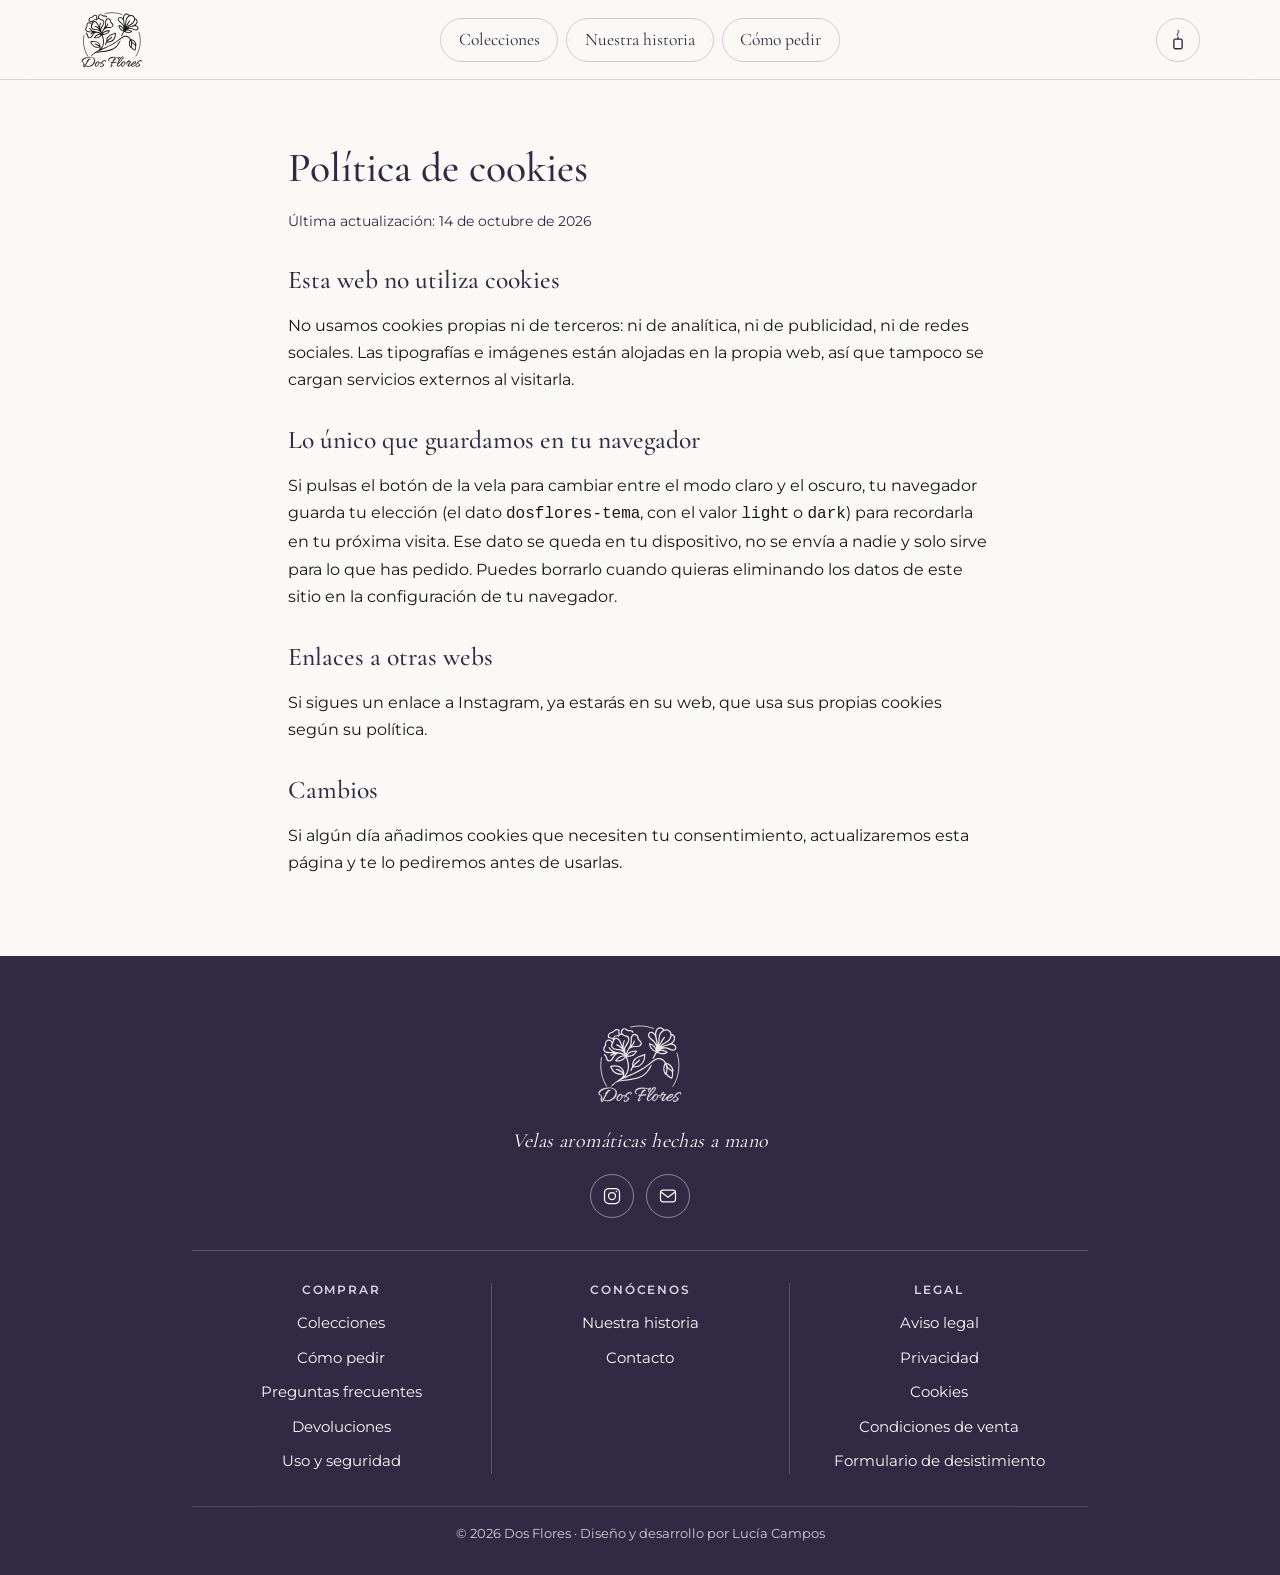
<file: pages/cookies.html>
<!DOCTYPE html>
<html lang="es">
<head>
  <meta charset="UTF-8">
  <meta name="viewport" content="width=device-width, initial-scale=1">
  <title>Política de cookies · Dos Flores</title>
  <meta name="description" content="La web de Dos Flores no utiliza cookies: solo guarda en tu navegador si prefieres el modo claro u oscuro.">
  <!-- Dirección "oficial" de esta página para Google (cambiadla si pasáis a dominio propio) -->
  <link rel="canonical" href="https://dosfloresaromas.es/pages/cookies.html">
  <!-- Vista previa al compartir el enlace (WhatsApp, Instagram, Facebook…): protocolo Open Graph.
       Las direcciones deben ser completas (https://…). Si cambiáis a un dominio propio, cambiad
       "https://dosfloresaromas.es" por el dominio nuevo en og:url y og:image de cada página. -->
  <meta property="og:type" content="website">
  <meta property="og:site_name" content="Dos Flores">
  <meta property="og:locale" content="es_ES">
  <meta property="og:title" content="Política de cookies · Dos Flores">
  <meta property="og:description" content="La web de Dos Flores no utiliza cookies: solo guarda en tu navegador si prefieres el modo claro u oscuro.">
  <meta property="og:url" content="https://dosfloresaromas.es/pages/cookies.html">
  <meta property="og:image" content="https://dosfloresaromas.es/assets/img/og-image.jpg">
  <meta property="og:image:width" content="1200">
  <meta property="og:image:height" content="630">
  <meta property="og:image:alt" content="Dos Flores, velas aromáticas hechas a mano: vela encendida en un vaso de cristal">
  <meta name="twitter:card" content="summary_large_image">
  <!-- BORRADOR: noindex evita que Google la muestre mientras haya datos [PENDIENTE].
       Cuando esté completa y revisada, borra esta línea. -->
  <meta name="robots" content="noindex">

  <!-- Favicon con dos versiones (assets/img/): el navegador elige según su propio modo.
       · favicon_negro.svg  → para pestañas claras
       · favicon_blanco.svg → para pestañas oscuras
       Sigue el modo del navegador/sistema, no el botón de la web. -->
  <!-- Respaldo en PNG para navegadores que no muestran favicons SVG (p. ej. Safari).
       Va ANTES de los SVG: los navegadores que entienden SVG usan los de abajo. -->
  <link rel="icon" type="image/png" sizes="32x32" href="../assets/img/favicon-32.png">
  <link rel="icon" type="image/svg+xml" href="../assets/img/favicon_negro.svg" media="(prefers-color-scheme: light)">
  <link rel="icon" type="image/svg+xml" href="../assets/img/favicon_blanco.svg" media="(prefers-color-scheme: dark)">
  <!-- Icono para la pantalla de inicio del iPhone (180x180 px, hecho a partir de Logo/RedesSociales_Logo.png) -->
  <link rel="apple-touch-icon" href="../assets/img/apple-touch-icon.png">

  <!-- Tipografías alojadas en la propia web (assets/fonts/).
       La precarga avisa al navegador de las que se ven en la primera pantalla.
       La definición de cada fuente (@font-face) está al principio de styles.css. -->
  <link rel="preload" href="../assets/fonts/allura-latin-400-normal.woff2" as="font" type="font/woff2" crossorigin>
  <link rel="preload" href="../assets/fonts/cormorant-garamond-latin-500-normal.woff2" as="font" type="font/woff2" crossorigin>
  <link rel="preload" href="../assets/fonts/montserrat-latin-400-normal.woff2" as="font" type="font/woff2" crossorigin>

  <!-- Tema claro/oscuro: aplica la elección guardada ANTES de pintar la página,
       para que no haya un parpadeo del tema equivocado al cargar. -->
  <script>
    try {
      var tema = localStorage.getItem('dosflores-tema');
      if (tema === 'dark' || tema === 'light') document.documentElement.setAttribute('data-theme', tema);
    } catch (e) { /* sin almacenamiento: se sigue el tema del sistema */ }
  </script>

  <!-- Estilos -->
  <link rel="stylesheet" href="../assets/css/styles.css">
</head>
<body>

  <a class="skip-link" href="#contenido">Saltar al contenido</a>

  <header class="site-header">
    <div class="nav-container">

      <!-- Logo: sustituir por el logo real en la Fase 5 -->
      <a class="logo" href="../index.html" aria-label="Dos Flores, ir al inicio">
        <img src="../assets/img/logo.svg" alt="Logotipo de Dos Flores" width="64" height="64">
      </a>

      <!-- Botón del menú móvil (la lógica se añade en la Fase 4) -->
      <button class="nav-toggle" type="button" aria-expanded="false" aria-controls="menu-principal">
        <span class="visually-hidden">Abrir menú</span>
        <span class="nav-toggle__icon" aria-hidden="true"></span>
      </button>

      <!-- Navegación principal: solo los enlaces marcados "nav" en el boceto -->
      <nav id="menu-principal" class="main-nav" aria-label="Navegación principal">
        <ul>
          <li><a href="../pages/coleccion.html">Colecciones</a></li>
          <li><a href="../pages/historia.html">Nuestra historia</a></li>
          <li><a href="como-pedir.html">Cómo pedir</a></li>
        </ul>
      </nav>

      <!-- Acciones de la derecha -->
      <div class="nav-actions">
        <!-- Interruptor de modo claro/oscuro con forma de vela (apagada = claro, encendida = oscuro).
             El texto del aria-label lo actualiza main.js según el tema activo. -->
        <button class="icon-btn theme-toggle" type="button" aria-label="Activar modo oscuro">
          <svg class="vela-icono" viewBox="0 0 24 24" width="22" height="22" fill="none" stroke="currentColor" stroke-width="1.5" stroke-linecap="round" stroke-linejoin="round" aria-hidden="true"><path class="vela-icono__humo" d="M12 7.5c-1.2-1-1.2-2 0-3s1.2-2 0-3"/><path class="vela-icono__llama" d="M12 2.5c1.6 1.9 2.4 3.3 2.4 4.4a2.4 2.4 0 0 1-4.8 0c0-1.1.8-2.5 2.4-4.4z" fill="#E8A04B" stroke="none"/><path d="M12 11V9.3"/><rect x="7.5" y="11" width="9" height="10.5" rx="1.5"/></svg>
        </button>
      </div>

    </div>
  </header>

  <main id="contenido">
    <!-- Texto orientativo preparado como borrador: revisadlo (y, si podéis, que lo revise una gestoría o un abogado) antes de publicarlo. -->
    <article class="legal" aria-labelledby="legal-titulo">
        <h1 id="legal-titulo" class="section-title">Política de cookies</h1>
        <p class="legal__fecha">Última actualización: 14 de octubre de 2026</p>

        <h2>Esta web no utiliza cookies</h2>
        <p>No usamos cookies propias ni de terceros: ni de analítica, ni de publicidad, ni de redes sociales. Las tipografías e imágenes están alojadas en la propia web, así que tampoco se cargan servicios externos al visitarla.</p>

        <h2>Lo único que guardamos en tu navegador</h2>
        <p>Si pulsas el botón de la vela para cambiar entre el modo claro y el oscuro, tu navegador guarda tu elección (el dato <code>dosflores-tema</code>, con el valor <code>light</code> o <code>dark</code>) para recordarla en tu próxima visita. Ese dato se queda en tu dispositivo, no se envía a nadie y solo sirve para lo que has pedido. Puedes borrarlo cuando quieras eliminando los datos de este sitio en la configuración de tu navegador.</p>

        <h2>Enlaces a otras webs</h2>
        <p>Si sigues un enlace a Instagram, ya estarás en su web, que usa sus propias cookies según su política.</p>

        <h2>Cambios</h2>
        <p>Si algún día añadimos cookies que necesiten tu consentimiento, actualizaremos esta página y te lo pediremos antes de usarlas.</p>
    </article>
  </main>

  <footer class="site-footer">
    <!-- PIE: marca arriba (logo, frase y redes) y debajo tres columnas de enlaces.
         Para añadir un enlace, copia un <li> en su columna. Mismo pie en todas las páginas:
         si lo cambias aquí, cámbialo en las demás (las rutas cambian según la carpeta). -->
    <div class="footer-container">

      <div class="footer__marca">
        <a class="footer__logo" href="../index.html" aria-label="Dos Flores, ir al inicio">
          <img src="../assets/img/logo.svg" alt="" width="96" height="96" loading="lazy">
        </a>
        <p class="footer__frase">Velas aromáticas hechas a mano</p>
        <div class="footer__contact">
          <a class="footer__social" href="https://www.instagram.com/dosfloresaromas/" target="_blank" rel="noopener noreferrer" aria-label="Instagram de Dos Flores (se abre en una pestaña nueva)">
            <svg viewBox="0 0 24 24" width="20" height="20" fill="none" stroke="currentColor" stroke-width="1.5" aria-hidden="true"><rect x="3" y="3" width="18" height="18" rx="5"/><circle cx="12" cy="12" r="4.2"/><circle cx="17.3" cy="6.7" r="0.9" fill="currentColor" stroke="none"/></svg>
          </a>
          <a class="footer__social" href="mailto:dosfloresaromas@gmail.com" aria-label="Escribir un correo a Dos Flores">
            <svg viewBox="0 0 24 24" width="20" height="20" fill="none" stroke="currentColor" stroke-width="1.5" stroke-linecap="round" stroke-linejoin="round" aria-hidden="true"><rect x="3" y="5" width="18" height="14" rx="3"/><path d="M4 7.5l8 6 8-6"/></svg>
          </a>
        </div>
      </div>

      <div class="footer__cols">
      <nav class="footer__col" aria-labelledby="pie-comprar">
        <h2 id="pie-comprar" class="footer__heading">Comprar</h2>
        <ul>
          <li><a href="coleccion.html">Colecciones</a></li>
          <li><a href="como-pedir.html">Cómo pedir</a></li>
          <li><a href="preguntas-frecuentes.html">Preguntas frecuentes</a></li>
          <li><a href="condiciones-venta.html#devoluciones">Devoluciones</a></li>
          <li><a href="uso-y-seguridad.html">Uso y seguridad</a></li>
        </ul>
      </nav>
      <nav class="footer__col" aria-labelledby="pie-conocenos">
        <h2 id="pie-conocenos" class="footer__heading">Conócenos</h2>
        <ul>
          <li><a href="historia.html">Nuestra historia</a></li>
          <li><a href="como-pedir.html#contacto">Contacto</a></li>
        </ul>
      </nav>
      <nav class="footer__col" aria-labelledby="pie-legal">
        <h2 id="pie-legal" class="footer__heading">Legal</h2>
        <ul>
          <li><a href="aviso-legal.html">Aviso legal</a></li>
          <li><a href="privacidad.html">Privacidad</a></li>
          <li><a href="cookies.html">Cookies</a></li>
          <li><a href="condiciones-venta.html">Condiciones de venta</a></li>
          <li><a href="condiciones-venta.html#formulario-desistimiento">Formulario de desistimiento</a></li>
        </ul>
      </nav>
      </div>

      <p class="footer__credits">© <span id="anio">2026</span> Dos Flores · Diseño y desarrollo por Lucía Campos</p>
    </div>
  </footer>

  <script src="../assets/js/main.js" defer></script>
</body>
</html>
</file>
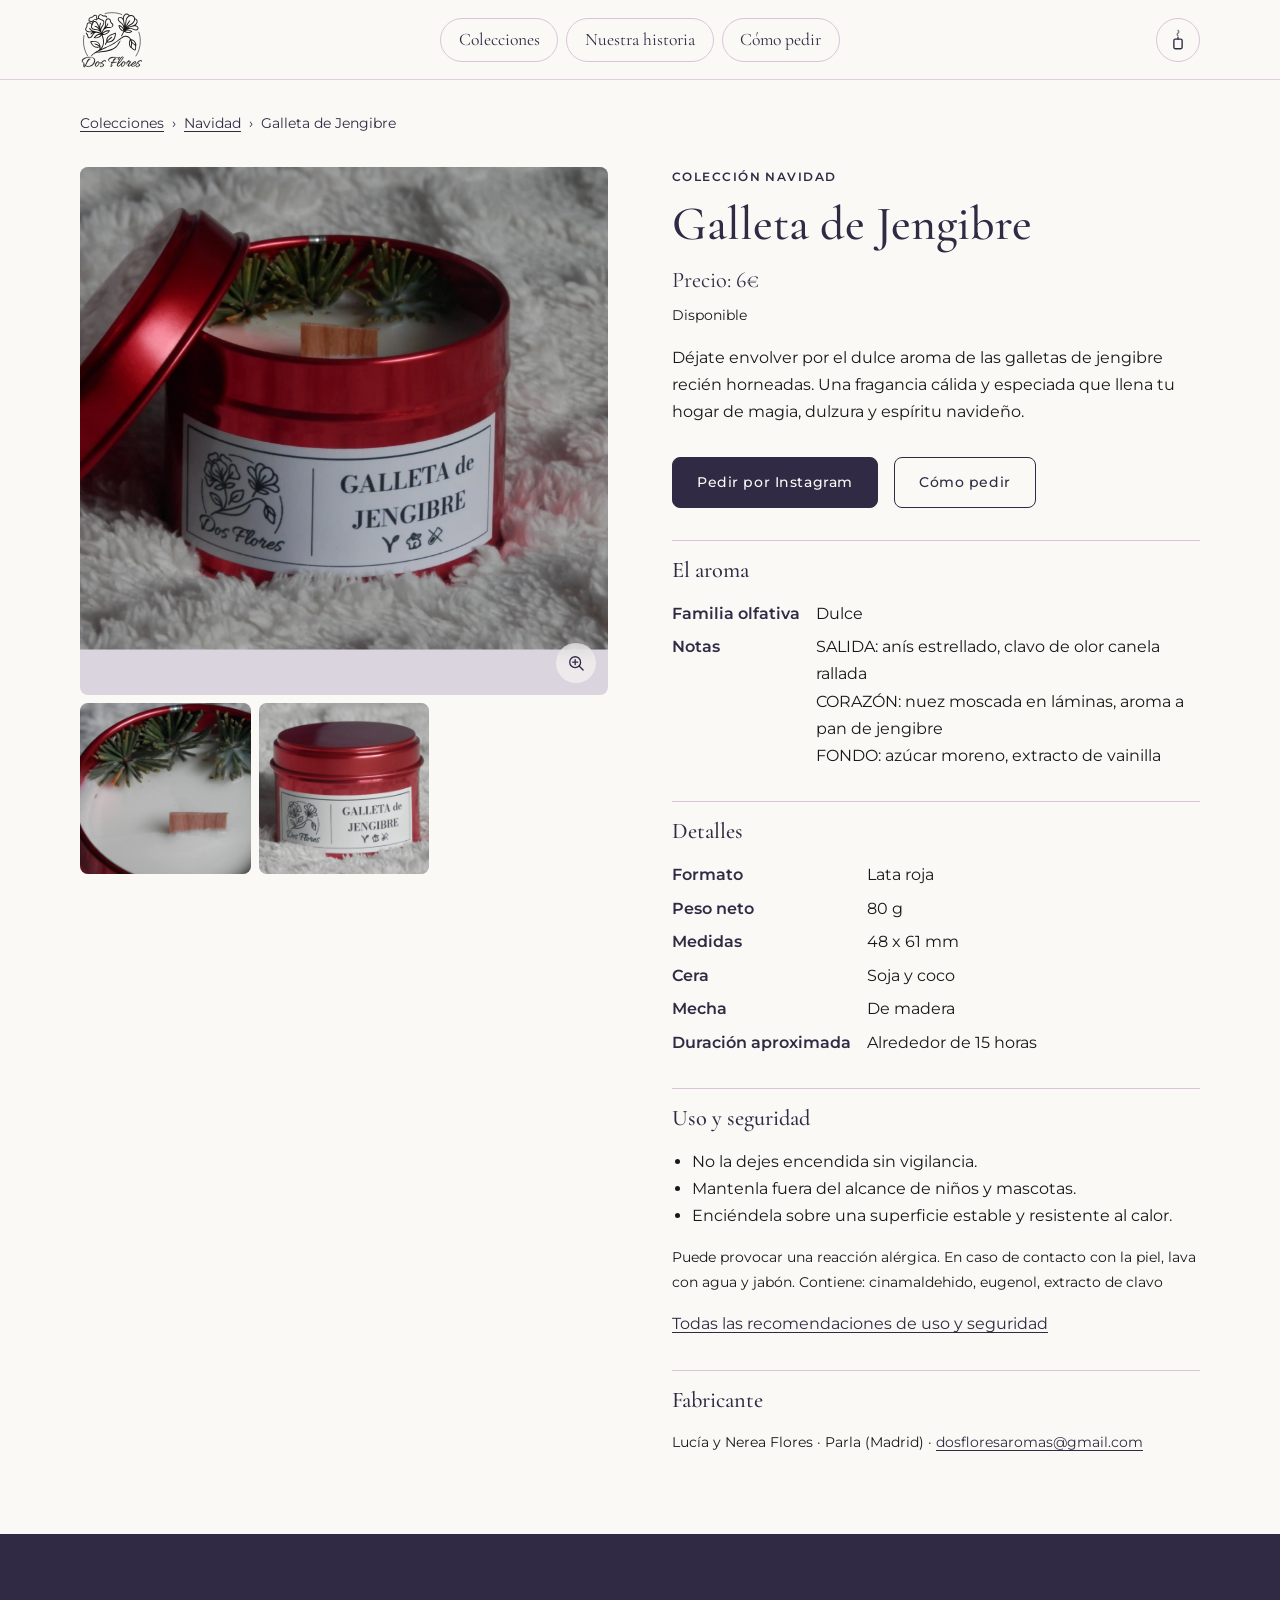
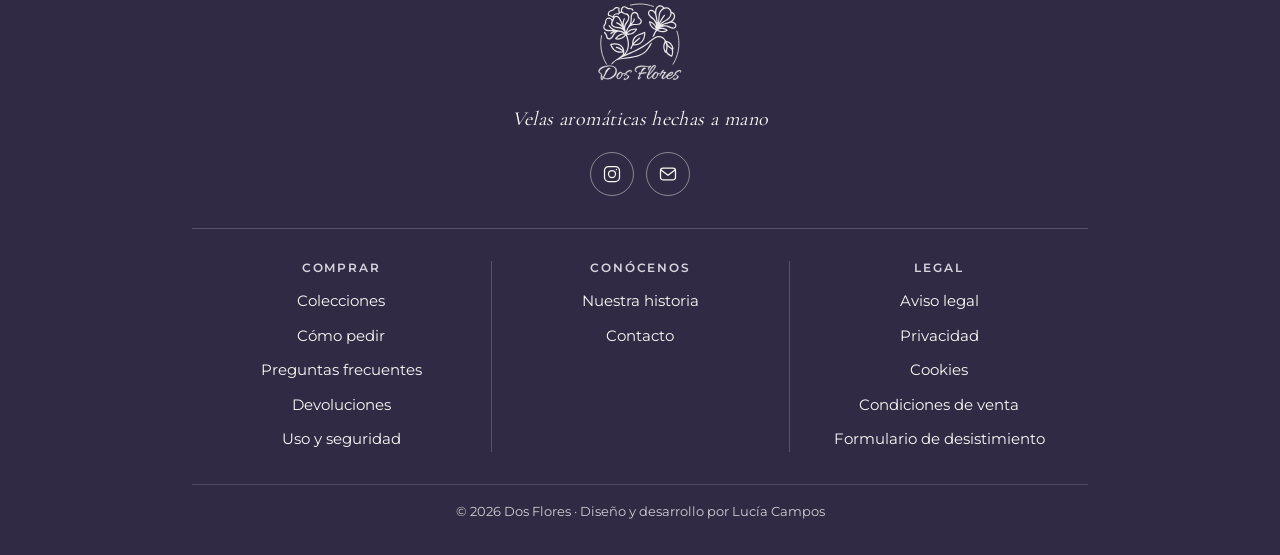
<file: pages/galleta-jengibre.html>
<!DOCTYPE html>
<html lang="es">
<head>
  <meta charset="UTF-8">
  <meta name="viewport" content="width=device-width, initial-scale=1">
  <title>Galleta de Jengibre, vela aromática de soja y coco · Dos Flores</title>
  <meta name="description" content="Galleta de Jengibre, vela aromatica artesanal de la colección Navidad de Dos Flores: cera de soja y coco, mecha de madera y vaso de cristal reutilizable.">
  <!-- Dirección "oficial" de esta página para Google (cambiadla si pasáis a dominio propio) -->
  <link rel="canonical" href="https://dosfloresaromas.es/pages/galleta-jengibre.html">
  <!-- Vista previa al compartir el enlace (WhatsApp, Instagram, Facebook…): protocolo Open Graph.
       Las direcciones deben ser completas (https://…). Si cambiáis a un dominio propio, cambiad
       "https://dosfloresaromas.es" por el dominio nuevo en og:url y og:image de cada página. -->
  <meta property="og:type" content="website">
  <meta property="og:site_name" content="Dos Flores">
  <meta property="og:locale" content="es_ES">
  <meta property="og:title" content="Galleta de Jengibre, vela aromática de soja y coco · Dos Flores">
  <meta property="og:description" content="Galleta de Jengibre, vela aromática artesanal de la colección Navidad de Dos Flores: cera de soja y coco, mecha de madera y vaso de cristal reutilizable.">
  <meta property="og:url" content="https://dosfloresaromas.es/pages/galleta-jengibre.html">
  <meta property="og:image" content="https://dosfloresaromas.es/assets/img/og-image.jpg">
  <meta property="og:image:width" content="1200">
  <meta property="og:image:height" content="630">
  <meta property="og:image:alt" content="Dos Flores, velas aromáticas hechas a mano: vela encendida en un vaso de cristal">
  <meta name="twitter:card" content="summary_large_image">
  <!-- EJEMPLO: noindex mientras tenga datos [PENDIENTE]. Bórralo cuando la ficha esté completa. -->
  <meta name="robots" content="noindex">

  <!-- Favicon con dos versiones (assets/img/): el navegador elige según su propio modo.
       · favicon_negro.svg  → para pestañas claras
       · favicon_blanco.svg → para pestañas oscuras
       Sigue el modo del navegador/sistema, no el botón de la web. -->
  <!-- Respaldo en PNG para navegadores que no muestran favicons SVG (p. ej. Safari).
       Va ANTES de los SVG: los navegadores que entienden SVG usan los de abajo. -->
  <link rel="icon" type="image/png" sizes="32x32" href="../assets/img/favicon-32.png">
  <link rel="icon" type="image/svg+xml" href="../assets/img/favicon_negro.svg" media="(prefers-color-scheme: light)">
  <link rel="icon" type="image/svg+xml" href="../assets/img/favicon_blanco.svg" media="(prefers-color-scheme: dark)">
  <!-- Icono para la pantalla de inicio del iPhone (180x180 px, hecho a partir de Logo/RedesSociales_Logo.png) -->
  <link rel="apple-touch-icon" href="../assets/img/apple-touch-icon.png">

  <!-- Tipografías alojadas en la propia web (assets/fonts/).
       La precarga avisa al navegador de las que se ven en la primera pantalla.
       La definición de cada fuente (@font-face) está al principio de styles.css. -->
  <link rel="preload" href="../assets/fonts/allura-latin-400-normal.woff2" as="font" type="font/woff2" crossorigin>
  <link rel="preload" href="../assets/fonts/cormorant-garamond-latin-500-normal.woff2" as="font" type="font/woff2" crossorigin>
  <link rel="preload" href="../assets/fonts/montserrat-latin-400-normal.woff2" as="font" type="font/woff2" crossorigin>

  <!-- Tema claro/oscuro: aplica la elección guardada ANTES de pintar la página,
       para que no haya un parpadeo del tema equivocado al cargar. -->
  <script>
    try {
      var tema = localStorage.getItem('dosflores-tema');
      if (tema === 'dark' || tema === 'light') document.documentElement.setAttribute('data-theme', tema);
    } catch (e) { /* sin almacenamiento: se sigue el tema del sistema */ }
  </script>

  <!-- Estilos -->
  <link rel="stylesheet" href="../assets/css/styles.css">
</head>
<body>

  <a class="skip-link" href="#contenido">Saltar al contenido</a>

  <header class="site-header">
    <div class="nav-container">

      <!-- Logo: sustituir por el logo real en la Fase 5 -->
      <a class="logo" href="../index.html" aria-label="Dos Flores, ir al inicio">
        <img src="../assets/img/logo.svg" alt="Logotipo de Dos Flores" width="64" height="64">
      </a>

      <!-- Botón del menú móvil (la lógica se añade en la Fase 4) -->
      <button class="nav-toggle" type="button" aria-expanded="false" aria-controls="menu-principal">
        <span class="visually-hidden">Abrir menú</span>
        <span class="nav-toggle__icon" aria-hidden="true"></span>
      </button>

      <!-- Navegación principal: solo los enlaces marcados "nav" en el boceto -->
      <nav id="menu-principal" class="main-nav" aria-label="Navegación principal">
        <ul>
          <li><a href="../pages/coleccion.html">Colecciones</a></li>
          <li><a href="../pages/historia.html">Nuestra historia</a></li>
          <li><a href="como-pedir.html">Cómo pedir</a></li>
        </ul>
      </nav>

      <!-- Acciones de la derecha -->
      <div class="nav-actions">
        <!-- Interruptor de modo claro/oscuro con forma de vela (apagada = claro, encendida = oscuro).
             El texto del aria-label lo actualiza main.js según el tema activo. -->
        <button class="icon-btn theme-toggle" type="button" aria-label="Activar modo oscuro">
          <svg class="vela-icono" viewBox="0 0 24 24" width="22" height="22" fill="none" stroke="currentColor" stroke-width="1.5" stroke-linecap="round" stroke-linejoin="round" aria-hidden="true"><path class="vela-icono__humo" d="M12 7.5c-1.2-1-1.2-2 0-3s1.2-2 0-3"/><path class="vela-icono__llama" d="M12 2.5c1.6 1.9 2.4 3.3 2.4 4.4a2.4 2.4 0 0 1-4.8 0c0-1.1.8-2.5 2.4-4.4z" fill="#E8A04B" stroke="none"/><path d="M12 11V9.3"/><rect x="7.5" y="11" width="9" height="10.5" rx="1.5"/></svg>
        </button>
      </div>

    </div>
  </header>

  <main id="contenido">
    <!-- FICHA DE PRODUCTO (EJEMPLO / PLANTILLA)
         Enlazada desde los botones "Ver vela" del inicio y de Colecciones. Lo que falta está marcado [PENDIENTE].
         Para crear la ficha de otra vela: copia este archivo, cambia el nombre (ej. navidad-nombre.html) y los datos.
         Fotos en assets/img/velas/ (cuadradas, unos 1200×1200 px). -->
    <article class="producto" aria-labelledby="producto-titulo">

      <nav class="migas" aria-label="Estás en">
        <ol>
          <li><a href="coleccion.html">Colecciones</a></li>
          <li><a href="coleccion.html#navidad">Navidad</a></li>
          <li aria-current="page">Galleta de Jengibre</li>
        </ol>
      </nav>

      <div class="producto__grid">

        <!-- Galería: foto principal (vela apagada) y miniaturas (encendida, detalle, tamaño en la mano…) -->
        <div class="producto__galeria">
          <!-- Foto principal: apagada en modo claro y encendida en modo oscuro (las cambia el CSS).
               Al pulsarla se abre en grande (visor de fotos en main.js, sección 6): data-ampliar es la
               foto grande del modo claro y data-ampliar-oscuro la del modo oscuro.
               Originales en flores/Fotos_originales/velas/. -->
          <button class="producto__ampliar" type="button" aria-label="Ampliar la foto de Galleta de Jengibre"
                  data-ampliar="../assets/img/velas/galleta-jengibre-1200.webp" data-ampliar-oscuro="../assets/img/velas/galleta-jengibre-encendida-1200.webp" data-ampliar-alt="Vela Galleta de Jengibre de Dos Flores: tarro metálico con ramitas de pino y mecha de madera encendida">
            <span class="producto__foto candle-photo">
              <img class="vela--apagada" src="../assets/img/velas/jengibre/galleta-jengibre.webp" srcset="../assets/img/velas/jengibre/galleta-jengibre.webp 600w, ../assets/img/velas/jengibre/galleta-jengibre.webp 1200w" sizes="(min-width: 64rem) 34rem, 92vw" alt="Vela Galleta de Jengibre de Dos Flores: tarro metálico con ramitas de pino y mecha de madera" width="1200" height="1200">
              <img class="vela--encendida" src="../assets/img/velas/jengibre/galleta-jengibre-encendida.webp" srcset="../assets/img/velas/jengibre/galleta-jengibre-encendida.webp 600w, ../assets/img/velas/jengibre/galleta-jengibre-encendida.webp 1200w" sizes="(min-width: 64rem) 34rem, 92vw" alt="" width="1200" height="1200">
            </span>
            <span class="producto__lupa" aria-hidden="true"><svg viewBox="0 0 24 24" width="20" height="20" fill="none" stroke="currentColor" stroke-width="1.6" stroke-linecap="round"><circle cx="11" cy="11" r="6.5"/><path d="M16 16l4.5 4.5M11 8v6M8 11h6"/></svg></span>
          </button>
          <div class="producto__miniaturas">
            <span class="producto__foto candle-photo">
              <img class="vela--apagada" src="../assets/img/velas/jengibre/galleta-jengibre-1.webp" srcset="../assets/img/velas/jengibre/galleta-jengibre-1.webp 600w, ../assets/img/velas/jengibre/galleta-jengibre-1200-1.webp 1200w" sizes="(min-width: 64rem) 34rem, 92vw" alt="Vela Galleta de Jengibre de Dos Flores: tarro metálico con ramitas de pino y mecha de madera" width="1200" height="1200">
              <img class="vela--encendida" src="../assets/img/velas/jengibre/galleta-jengibre-encendida-1.webp" srcset="../assets/img/velas/jengibre/galleta-jengibre-encendida-1.webp 600w, ../assets/img/velas/jengibre/galleta-jengibre-encendida-1200-1.webp 1200w" sizes="(min-width: 64rem) 34rem, 92vw" alt="" width="1200" height="1200">
            </span>
            <span class="producto__foto candle-photo">
              <img class="vela--apagada" src="../assets/img/velas/jengibre/galleta-jengibre-2.webp" srcset="../assets/img/velas/jengibre/galleta-jengibre-2.webp 600w, ../assets/img/velas/jengibre  /galleta-jengibre-1200-2.webp 1200w" sizes="(min-width: 64rem) 34rem, 92vw" alt="Vela Galleta de Jengibre de Dos Flores: tarro metálico con ramitas de pino y mecha de madera" width="1200" height="1200">
              <img class="vela--encendida" src="../assets/img/velas/jengibre/galleta-jengibre-encendida-2.webp" srcset="../assets/img/velas/jengibre/galleta-jengibre-encendida-2.webp 600w, ../assets/img/velas/jengibre/galleta-jengibre-encendida-1200-2.webp 1200w" sizes="(min-width: 64rem) 34rem, 92vw" alt="" width="1200" height="1200">
            </span>
          </div>
        </div>

        <div class="producto__info">
          <p class="card__tag">Colección Navidad</p>
          <h1 id="producto-titulo" class="producto__nombre">Galleta de Jengibre</h1>
          <p class="producto__precio">Precio: 6€</p>
          <p class="producto__disponible">Disponible</p>
          <p class="producto__desc">Déjate envolver por el dulce aroma de las galletas de jengibre recién horneadas. Una fragancia cálida y especiada que llena tu hogar de magia, dulzura y espíritu navideño.</p>

          <div class="producto__acciones">
            <a class="btn" href="https://www.instagram.com/dosfloresaromas/" data-ig-dm target="_blank" rel="noopener noreferrer">Pedir por Instagram</a>
            <a class="btn btn--outline" href="como-pedir.html">Cómo pedir</a>
          </div>

          <h2 class="producto__subtitulo">El aroma</h2>
          <dl class="producto__datos">
            <dt>Familia olfativa</dt><dd>Dulce</dd>
            <dt>Notas</dt><dd>SALIDA: anís estrellado, clavo de olor canela rallada <br> CORAZÓN: nuez moscada en láminas, aroma a pan de jengibre <br> FONDO: azúcar moreno, extracto de vainilla</dd>
          </dl>

          <h2 class="producto__subtitulo">Detalles</h2>
          <dl class="producto__datos">
            <dt>Formato</dt><dd>Lata roja</dd>
            <dt>Peso neto</dt><dd>80 g</dd>
            <dt>Medidas</dt><dd>48 x 61 mm</dd>
            <dt>Cera</dt><dd>Soja y coco</dd>
            <dt>Mecha</dt><dd>De madera</dd>
            <dt>Duración aproximada</dt><dd>Alrededor de 15 horas</dd>
          </dl>

          <h2 class="producto__subtitulo">Uso y seguridad</h2>
          <ul class="producto__avisos">
            <li>No la dejes encendida sin vigilancia.</li>
            <li>Mantenla fuera del alcance de niños y mascotas.</li>
            <li>Enciéndela sobre una superficie estable y resistente al calor.</li>
          </ul>
          <p class="producto__alergenos">Puede provocar una reacción alérgica. En caso de contacto con la piel, lava con agua y jabón. Contiene: cinamaldehido, eugenol, extracto de clavo</p>
          <p><a href="uso-y-seguridad.html">Todas las recomendaciones de uso y seguridad</a></p>

          <!-- Obligatorio al vender online (Reglamento europeo de seguridad de los productos, GPSR) -->
          <h2 class="producto__subtitulo">Fabricante</h2>
          <p class="producto__fabricante">Lucía y Nerea Flores · Parla (Madrid) · <a href="mailto:dosfloresaromas@gmail.com">dosfloresaromas@gmail.com</a></p>
        </div>
      </div>
    </article>
  </main>

  <footer class="site-footer">
    <!-- PIE: marca arriba (logo, frase y redes) y debajo tres columnas de enlaces.
         Para añadir un enlace, copia un <li> en su columna. Mismo pie en todas las páginas:
         si lo cambias aquí, cámbialo en las demás (las rutas cambian según la carpeta). -->
    <div class="footer-container">

      <div class="footer__marca">
        <a class="footer__logo" href="../index.html" aria-label="Dos Flores, ir al inicio">
          <img src="../assets/img/logo.svg" alt="" width="96" height="96" loading="lazy">
        </a>
        <p class="footer__frase">Velas aromáticas hechas a mano</p>
        <div class="footer__contact">
          <a class="footer__social" href="https://www.instagram.com/dosfloresaromas/" target="_blank" rel="noopener noreferrer" aria-label="Instagram de Dos Flores (se abre en una pestaña nueva)">
            <svg viewBox="0 0 24 24" width="20" height="20" fill="none" stroke="currentColor" stroke-width="1.5" aria-hidden="true"><rect x="3" y="3" width="18" height="18" rx="5"/><circle cx="12" cy="12" r="4.2"/><circle cx="17.3" cy="6.7" r="0.9" fill="currentColor" stroke="none"/></svg>
          </a>
          <a class="footer__social" href="mailto:dosfloresaromas@gmail.com" aria-label="Escribir un correo a Dos Flores">
            <svg viewBox="0 0 24 24" width="20" height="20" fill="none" stroke="currentColor" stroke-width="1.5" stroke-linecap="round" stroke-linejoin="round" aria-hidden="true"><rect x="3" y="5" width="18" height="14" rx="3"/><path d="M4 7.5l8 6 8-6"/></svg>
          </a>
        </div>
      </div>

      <div class="footer__cols">
      <nav class="footer__col" aria-labelledby="pie-comprar">
        <h2 id="pie-comprar" class="footer__heading">Comprar</h2>
        <ul>
          <li><a href="coleccion.html">Colecciones</a></li>
          <li><a href="como-pedir.html">Cómo pedir</a></li>
          <li><a href="preguntas-frecuentes.html">Preguntas frecuentes</a></li>
          <li><a href="condiciones-venta.html#devoluciones">Devoluciones</a></li>
          <li><a href="uso-y-seguridad.html">Uso y seguridad</a></li>
        </ul>
      </nav>
      <nav class="footer__col" aria-labelledby="pie-conocenos">
        <h2 id="pie-conocenos" class="footer__heading">Conócenos</h2>
        <ul>
          <li><a href="historia.html">Nuestra historia</a></li>
          <li><a href="como-pedir.html#contacto">Contacto</a></li>
        </ul>
      </nav>
      <nav class="footer__col" aria-labelledby="pie-legal">
        <h2 id="pie-legal" class="footer__heading">Legal</h2>
        <ul>
          <li><a href="aviso-legal.html">Aviso legal</a></li>
          <li><a href="privacidad.html">Privacidad</a></li>
          <li><a href="cookies.html">Cookies</a></li>
          <li><a href="condiciones-venta.html">Condiciones de venta</a></li>
          <li><a href="condiciones-venta.html#formulario-desistimiento">Formulario de desistimiento</a></li>
        </ul>
      </nav>
      </div>

      <p class="footer__credits">© <span id="anio">2026</span> Dos Flores · Diseño y desarrollo por Lucía Campos</p>
    </div>
  </footer>

  <script src="../assets/js/main.js" defer></script>
</body>
</html>
</file>
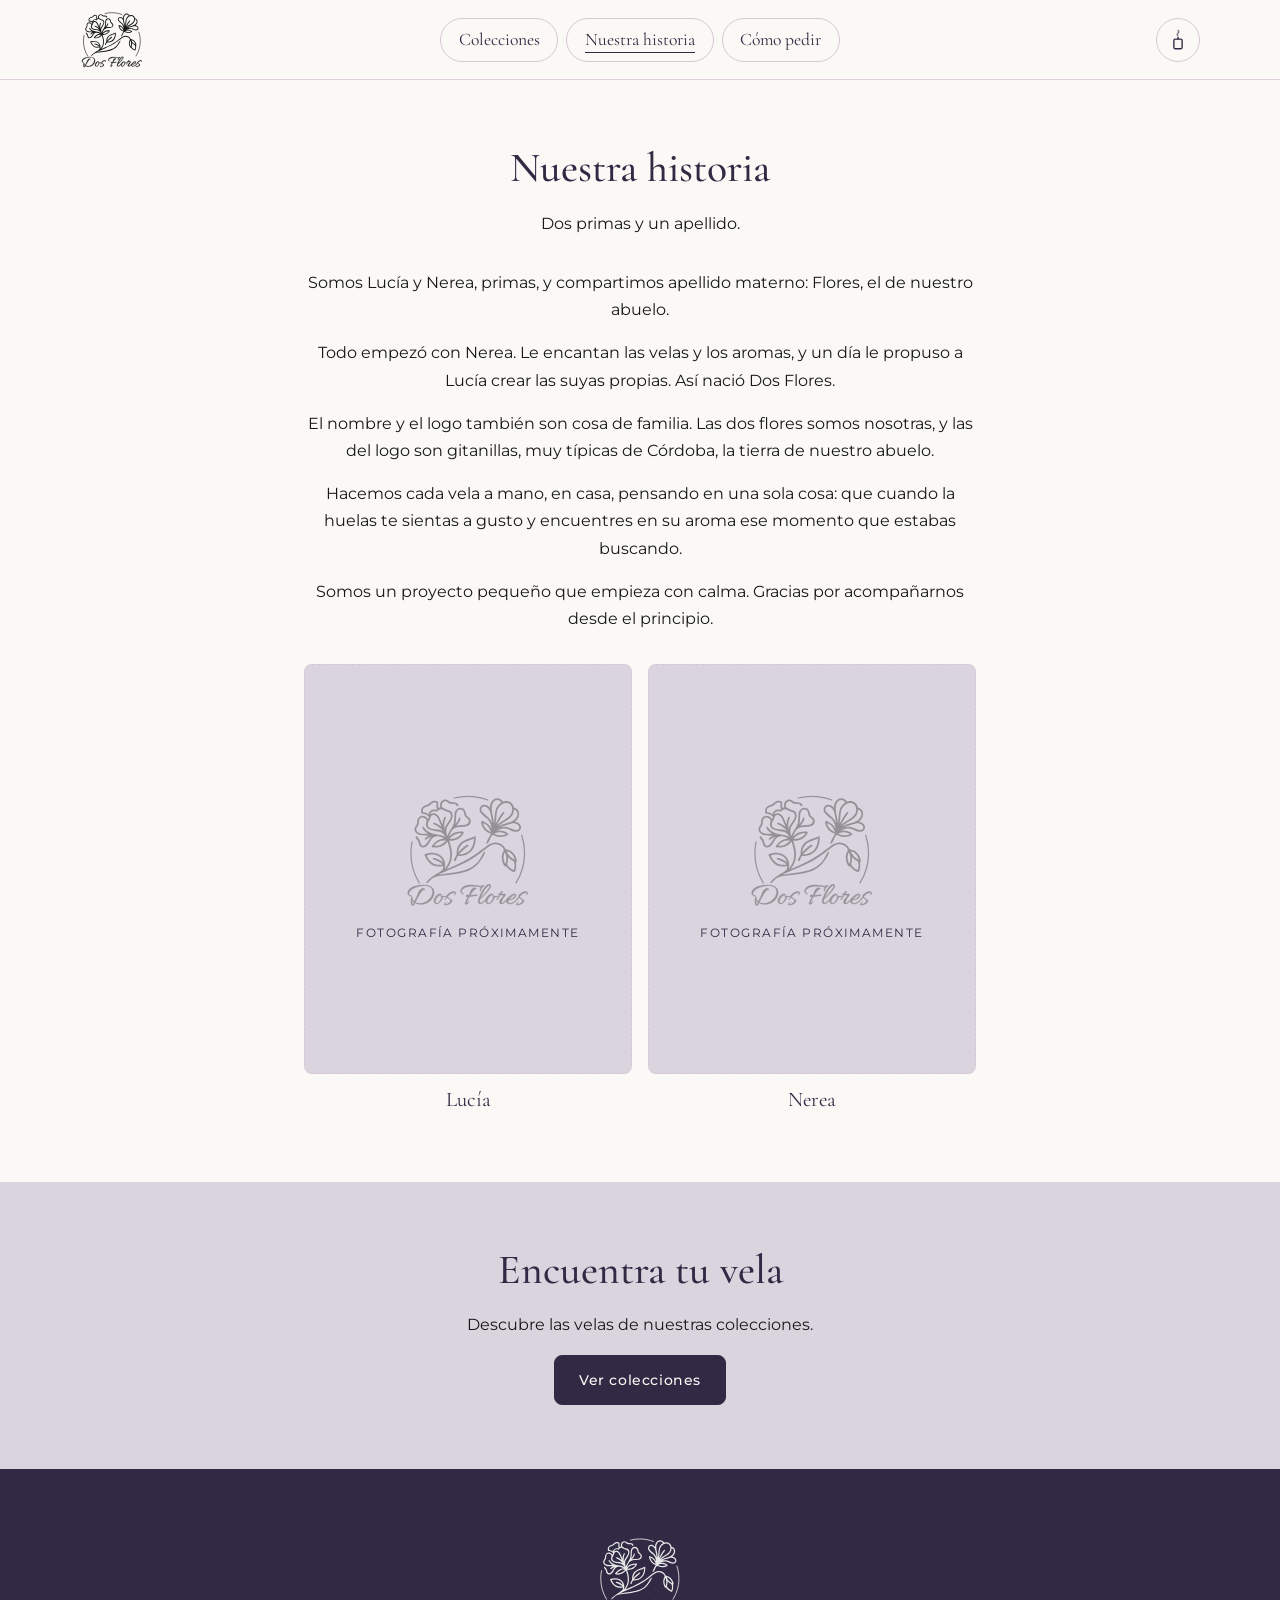
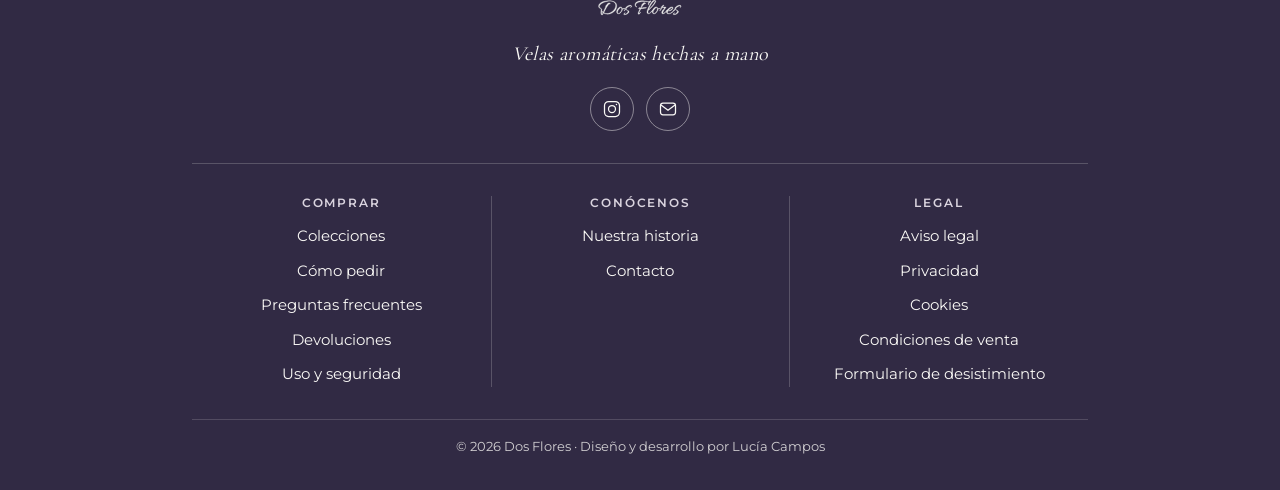
<file: pages/historia.html>
<!DOCTYPE html>
<html lang="es">
<head>
  <meta charset="UTF-8">
  <meta name="viewport" content="width=device-width, initial-scale=1">
  <title>Nuestra historia: dos primas y un apellido · Dos Flores</title>
  <meta name="description" content="Somos Lucía y Nerea, dos primas unidas por el apellido Flores. Así nació Dos Flores, nuestro pequeño proyecto de velas aromáticas hechas a mano.">
  <!-- Dirección "oficial" de esta página para Google (cambiadla si pasáis a dominio propio) -->
  <link rel="canonical" href="https://dosfloresaromas.es/pages/historia.html">
  <!-- Vista previa al compartir el enlace (WhatsApp, Instagram, Facebook…): protocolo Open Graph.
       Las direcciones deben ser completas (https://…). Si cambiáis a un dominio propio, cambiad
       "https://dosfloresaromas.es" por el dominio nuevo en og:url y og:image de cada página. -->
  <meta property="og:type" content="website">
  <meta property="og:site_name" content="Dos Flores">
  <meta property="og:locale" content="es_ES">
  <meta property="og:title" content="Nuestra historia: dos primas y un apellido · Dos Flores">
  <meta property="og:description" content="Somos Lucía y Nerea, dos primas unidas por el apellido Flores. Así nació Dos Flores, nuestro pequeño proyecto de velas aromáticas hechas a mano.">
  <meta property="og:url" content="https://dosfloresaromas.es/pages/historia.html">
  <meta property="og:image" content="https://dosfloresaromas.es/assets/img/og-image.jpg">
  <meta property="og:image:width" content="1200">
  <meta property="og:image:height" content="630">
  <meta property="og:image:alt" content="Dos Flores, velas aromáticas hechas a mano: vela encendida en un vaso de cristal">
  <meta name="twitter:card" content="summary_large_image">

  <!-- Favicon con dos versiones (assets/img/): el navegador elige según su propio modo.
       · favicon_negro.svg  → para pestañas claras
       · favicon_blanco.svg → para pestañas oscuras
       Sigue el modo del navegador/sistema, no el botón de la web. -->
  <!-- Respaldo en PNG para navegadores que no muestran favicons SVG (p. ej. Safari).
       Va ANTES de los SVG: los navegadores que entienden SVG usan los de abajo. -->
  <link rel="icon" type="image/png" sizes="32x32" href="../assets/img/favicon-32.png">
  <link rel="icon" type="image/svg+xml" href="../assets/img/favicon_negro.svg" media="(prefers-color-scheme: light)">
  <link rel="icon" type="image/svg+xml" href="../assets/img/favicon_blanco.svg" media="(prefers-color-scheme: dark)">
  <!-- Icono para la pantalla de inicio del iPhone (180x180 px, hecho a partir de Logo/RedesSociales_Logo.png) -->
  <link rel="apple-touch-icon" href="../assets/img/apple-touch-icon.png">

  <!-- Tipografías alojadas en la propia web (assets/fonts/).
       La precarga avisa al navegador de las que se ven en la primera pantalla.
       La definición de cada fuente (@font-face) está al principio de styles.css. -->
  <link rel="preload" href="../assets/fonts/allura-latin-400-normal.woff2" as="font" type="font/woff2" crossorigin>
  <link rel="preload" href="../assets/fonts/cormorant-garamond-latin-500-normal.woff2" as="font" type="font/woff2" crossorigin>
  <link rel="preload" href="../assets/fonts/montserrat-latin-400-normal.woff2" as="font" type="font/woff2" crossorigin>

  <!-- Tema claro/oscuro: aplica la elección guardada ANTES de pintar la página,
       para que no haya un parpadeo del tema equivocado al cargar. -->
  <script>
    try {
      var tema = localStorage.getItem('dosflores-tema');
      if (tema === 'dark' || tema === 'light') document.documentElement.setAttribute('data-theme', tema);
    } catch (e) { /* sin almacenamiento: se sigue el tema del sistema */ }
  </script>

  <!-- Estilos -->
  <link rel="stylesheet" href="../assets/css/styles.css">
</head>
<body>

  <a class="skip-link" href="#contenido">Saltar al contenido</a>

  <header class="site-header">
    <div class="nav-container">

      <!-- Logo: sustituir por el logo real en la Fase 5 -->
      <a class="logo" href="../index.html" aria-label="Dos Flores, ir al inicio">
        <img src="../assets/img/logo.svg" alt="Logotipo de Dos Flores" width="64" height="64">
      </a>

      <!-- Botón del menú móvil (la lógica se añade en la Fase 4) -->
      <button class="nav-toggle" type="button" aria-expanded="false" aria-controls="menu-principal">
        <span class="visually-hidden">Abrir menú</span>
        <span class="nav-toggle__icon" aria-hidden="true"></span>
      </button>

      <!-- Navegación principal: solo los enlaces marcados "nav" en el boceto -->
      <nav id="menu-principal" class="main-nav" aria-label="Navegación principal">
        <ul>
          <li><a href="../pages/coleccion.html">Colecciones</a></li>
          <li><a href="../pages/historia.html" aria-current="page">Nuestra historia</a></li>
          <li><a href="como-pedir.html">Cómo pedir</a></li>
        </ul>
      </nav>

      <!-- Acciones de la derecha -->
      <div class="nav-actions">
        <!-- Interruptor de modo claro/oscuro con forma de vela (apagada = claro, encendida = oscuro).
             El texto del aria-label lo actualiza main.js según el tema activo. -->
        <button class="icon-btn theme-toggle" type="button" aria-label="Activar modo oscuro">
          <svg class="vela-icono" viewBox="0 0 24 24" width="22" height="22" fill="none" stroke="currentColor" stroke-width="1.5" stroke-linecap="round" stroke-linejoin="round" aria-hidden="true"><path class="vela-icono__humo" d="M12 7.5c-1.2-1-1.2-2 0-3s1.2-2 0-3"/><path class="vela-icono__llama" d="M12 2.5c1.6 1.9 2.4 3.3 2.4 4.4a2.4 2.4 0 0 1-4.8 0c0-1.1.8-2.5 2.4-4.4z" fill="#E8A04B" stroke="none"/><path d="M12 11V9.3"/><rect x="7.5" y="11" width="9" height="10.5" rx="1.5"/></svg>
        </button>
      </div>

    </div>
  </header>

  <main id="contenido">
    <!-- Nuestra historia: título, frase y texto en una sola sección.
         Texto a partir de lo que nos contaron Lucía y Nerea (tono cercano, de tú).
         La versión corta está en index.html (sección 4a); si cambiáis algo aquí, revisad también esa. -->
    <section class="story story--cabecera" aria-labelledby="historia-titulo">
      <div class="story__inner">
        <h1 id="historia-titulo" class="section-title">Nuestra historia</h1>
        <p class="story__lead">Dos primas y un apellido.</p>
        <p>Somos Lucía y Nerea, primas, y compartimos apellido materno: Flores, el de nuestro abuelo.</p>
        <p>Todo empezó con Nerea. Le encantan las velas y los aromas, y un día le propuso a Lucía crear las suyas propias. Así nació Dos Flores.</p>
        <p>El nombre y el logo también son cosa de familia. Las dos flores somos nosotras, y las del logo son gitanillas, muy típicas de Córdoba, la tierra de nuestro abuelo.</p>
        <p>Hacemos cada vela a mano, en casa, pensando en una sola cosa: que cuando la huelas te sientas a gusto y encuentres en su aroma ese momento que estabas buscando.</p>
        <p>Somos un proyecto pequeño que empieza con calma. Gracias por acompañarnos desde el principio.</p>

        <!-- FOTOS DE LAS FUNDADORAS (PENDIENTES). Guardadlas en assets/img/historia/.
             Para poner cada foto: quita "foto-pendiente" del <div class="founders__frame …">
             y cambia su contenido por la <img> que hay en el comentario de encima.
             Recomendado: en vertical (4:5, unos 800×1000 px).
             La foto de las dos juntas va en el inicio (index.html, sección "Conócenos"). -->
        <div class="founders">
          <figure class="founders__photo">
            <!-- <img src="../assets/img/historia/lucia.webp" alt="Lucía, de Dos Flores" width="800" height="1000" loading="lazy"> -->
            <div class="founders__frame foto-pendiente">
              <img class="foto-pendiente__marca" src="../assets/img/logo.svg" alt="" width="64" height="64">
              <span class="foto-pendiente__aviso">Fotografía próximamente</span>
            </div>
            <figcaption>Lucía</figcaption>
          </figure>

          <figure class="founders__photo">
            <!-- <img src="../assets/img/historia/nerea.webp" alt="Nerea, de Dos Flores" width="800" height="1000" loading="lazy"> -->
            <div class="founders__frame foto-pendiente">
              <img class="foto-pendiente__marca" src="../assets/img/logo.svg" alt="" width="64" height="64">
              <span class="foto-pendiente__aviso">Fotografía próximamente</span>
            </div>
            <figcaption>Nerea</figcaption>
          </figure>
        </div>
      </div>
    </section>

    <section class="story story--alt" aria-labelledby="cta-titulo">
      <div class="story__inner">
        <h2 id="cta-titulo" class="section-title">Encuentra tu vela</h2>
        <p>Descubre las velas de nuestras colecciones.</p>
        <a class="btn" href="../pages/coleccion.html">Ver colecciones</a>
      </div>
    </section>
  </main>

  <footer class="site-footer">
    <!-- PIE: marca arriba (logo, frase y redes) y debajo tres columnas de enlaces.
         Para añadir un enlace, copia un <li> en su columna. Mismo pie en todas las páginas:
         si lo cambias aquí, cámbialo en las demás (las rutas cambian según la carpeta). -->
    <div class="footer-container">

      <div class="footer__marca">
        <a class="footer__logo" href="../index.html" aria-label="Dos Flores, ir al inicio">
          <img src="../assets/img/logo.svg" alt="" width="96" height="96" loading="lazy">
        </a>
        <p class="footer__frase">Velas aromáticas hechas a mano</p>
        <div class="footer__contact">
          <a class="footer__social" href="https://www.instagram.com/dosfloresaromas/" target="_blank" rel="noopener noreferrer" aria-label="Instagram de Dos Flores (se abre en una pestaña nueva)">
            <svg viewBox="0 0 24 24" width="20" height="20" fill="none" stroke="currentColor" stroke-width="1.5" aria-hidden="true"><rect x="3" y="3" width="18" height="18" rx="5"/><circle cx="12" cy="12" r="4.2"/><circle cx="17.3" cy="6.7" r="0.9" fill="currentColor" stroke="none"/></svg>
          </a>
          <a class="footer__social" href="mailto:dosfloresaromas@gmail.com" aria-label="Escribir un correo a Dos Flores">
            <svg viewBox="0 0 24 24" width="20" height="20" fill="none" stroke="currentColor" stroke-width="1.5" stroke-linecap="round" stroke-linejoin="round" aria-hidden="true"><rect x="3" y="5" width="18" height="14" rx="3"/><path d="M4 7.5l8 6 8-6"/></svg>
          </a>
        </div>
      </div>

      <div class="footer__cols">
      <nav class="footer__col" aria-labelledby="pie-comprar">
        <h2 id="pie-comprar" class="footer__heading">Comprar</h2>
        <ul>
          <li><a href="coleccion.html">Colecciones</a></li>
          <li><a href="como-pedir.html">Cómo pedir</a></li>
          <li><a href="preguntas-frecuentes.html">Preguntas frecuentes</a></li>
          <li><a href="condiciones-venta.html#devoluciones">Devoluciones</a></li>
          <li><a href="uso-y-seguridad.html">Uso y seguridad</a></li>
        </ul>
      </nav>
      <nav class="footer__col" aria-labelledby="pie-conocenos">
        <h2 id="pie-conocenos" class="footer__heading">Conócenos</h2>
        <ul>
          <li><a href="historia.html">Nuestra historia</a></li>
          <li><a href="como-pedir.html#contacto">Contacto</a></li>
        </ul>
      </nav>
      <nav class="footer__col" aria-labelledby="pie-legal">
        <h2 id="pie-legal" class="footer__heading">Legal</h2>
        <ul>
          <li><a href="aviso-legal.html">Aviso legal</a></li>
          <li><a href="privacidad.html">Privacidad</a></li>
          <li><a href="cookies.html">Cookies</a></li>
          <li><a href="condiciones-venta.html">Condiciones de venta</a></li>
          <li><a href="condiciones-venta.html#formulario-desistimiento">Formulario de desistimiento</a></li>
        </ul>
      </nav>
      </div>

      <p class="footer__credits">© <span id="anio">2026</span> Dos Flores · Diseño y desarrollo por Lucía Campos</p>
    </div>
  </footer>

  <script src="../assets/js/main.js" defer></script>
</body>
</html>
</file>
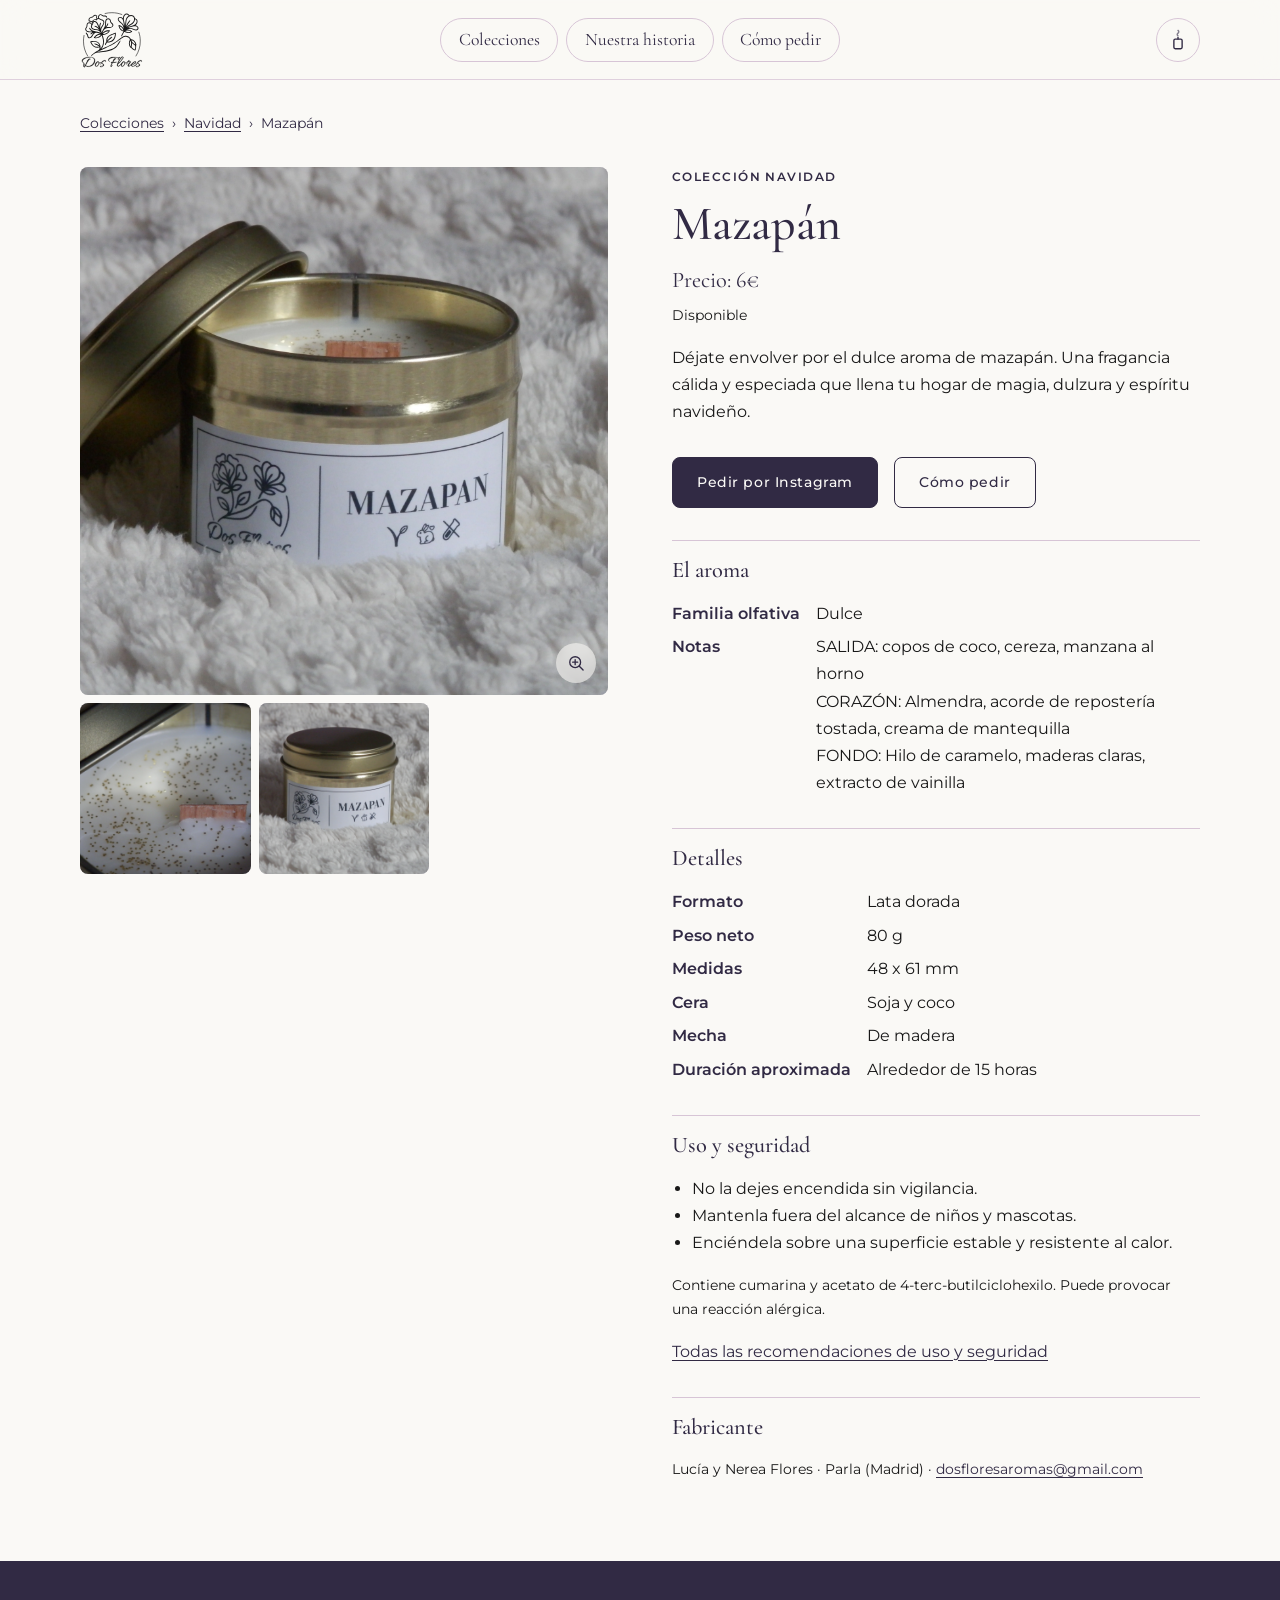
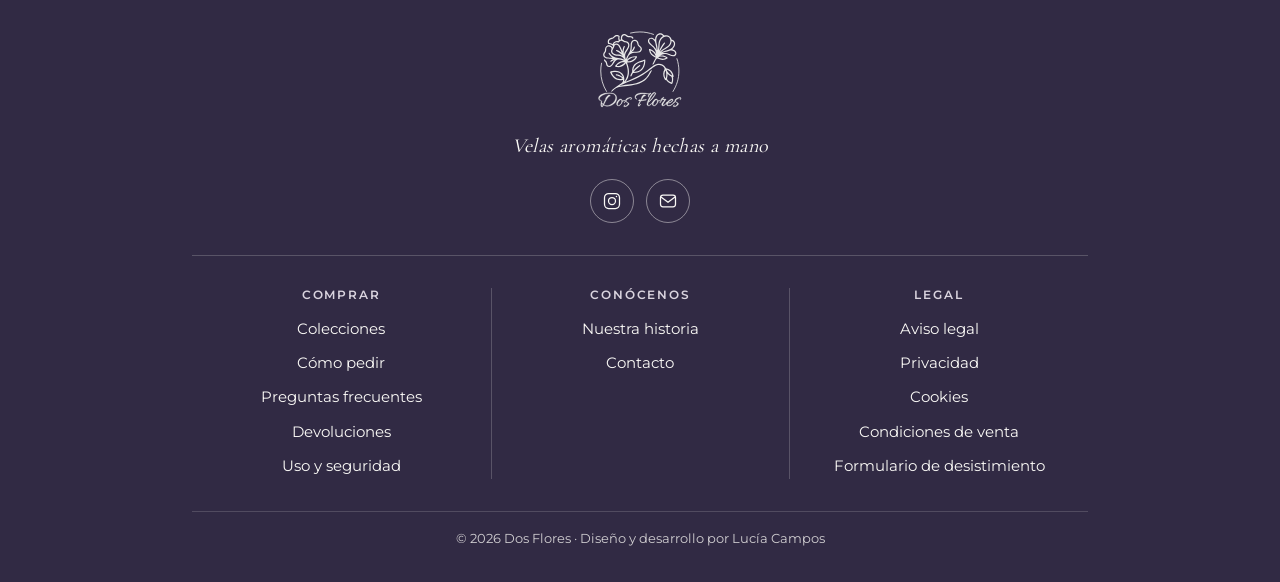
<file: pages/mazapan.html>
<!DOCTYPE html>
<html lang="es">
<head>
  <meta charset="UTF-8">
  <meta name="viewport" content="width=device-width, initial-scale=1">
  <title>Mazapán, vela aromática de soja y coco · Dos Flores</title>
  <meta name="description" content="Mazapán, vela aromatica artesanal de la colección Navidad de Dos Flores: cera de soja y coco, mecha de madera y vaso de cristal reutilizable.">
  <!-- Dirección "oficial" de esta página para Google (cambiadla si pasáis a dominio propio) -->
  <link rel="canonical" href="https://dosfloresaromas.es/pages/mazapan.html">
  <!-- Vista previa al compartir el enlace (WhatsApp, Instagram, Facebook…): protocolo Open Graph.
       Las direcciones deben ser completas (https://…). Si cambiáis a un dominio propio, cambiad
       "https://dosfloresaromas.es" por el dominio nuevo en og:url y og:image de cada página. -->
  <meta property="og:type" content="website">
  <meta property="og:site_name" content="Dos Flores">
  <meta property="og:locale" content="es_ES">
  <meta property="og:title" content="Mazapán, vela aromática de soja y coco · Dos Flores">
  <meta property="og:description" content="Mazapán, vela aromática artesanal de la colección Navidad de Dos Flores: cera de soja y coco, mecha de madera y vaso de cristal reutilizable.">
  <meta property="og:url" content="https://dosfloresaromas.es/pages/mazapan.html">
  <meta property="og:image" content="https://dosfloresaromas.es/assets/img/og-image.jpg">
  <meta property="og:image:width" content="1200">
  <meta property="og:image:height" content="630">
  <meta property="og:image:alt" content="Dos Flores, velas aromáticas hechas a mano: vela encendida en un vaso de cristal">
  <meta name="twitter:card" content="summary_large_image">
  <!-- EJEMPLO: noindex mientras tenga datos [PENDIENTE]. Bórralo cuando la ficha esté completa. -->
  <meta name="robots" content="noindex">

  <!-- Favicon con dos versiones (assets/img/): el navegador elige según su propio modo.
       · favicon_negro.svg  → para pestañas claras
       · favicon_blanco.svg → para pestañas oscuras
       Sigue el modo del navegador/sistema, no el botón de la web. -->
  <!-- Respaldo en PNG para navegadores que no muestran favicons SVG (p. ej. Safari).
       Va ANTES de los SVG: los navegadores que entienden SVG usan los de abajo. -->
  <link rel="icon" type="image/png" sizes="32x32" href="../assets/img/favicon-32.png">
  <link rel="icon" type="image/svg+xml" href="../assets/img/favicon_negro.svg" media="(prefers-color-scheme: light)">
  <link rel="icon" type="image/svg+xml" href="../assets/img/favicon_blanco.svg" media="(prefers-color-scheme: dark)">
  <!-- Icono para la pantalla de inicio del iPhone (180x180 px, hecho a partir de Logo/RedesSociales_Logo.png) -->
  <link rel="apple-touch-icon" href="../assets/img/apple-touch-icon.png">

  <!-- Tipografías alojadas en la propia web (assets/fonts/).
       La precarga avisa al navegador de las que se ven en la primera pantalla.
       La definición de cada fuente (@font-face) está al principio de styles.css. -->
  <link rel="preload" href="../assets/fonts/allura-latin-400-normal.woff2" as="font" type="font/woff2" crossorigin>
  <link rel="preload" href="../assets/fonts/cormorant-garamond-latin-500-normal.woff2" as="font" type="font/woff2" crossorigin>
  <link rel="preload" href="../assets/fonts/montserrat-latin-400-normal.woff2" as="font" type="font/woff2" crossorigin>

  <!-- Tema claro/oscuro: aplica la elección guardada ANTES de pintar la página,
       para que no haya un parpadeo del tema equivocado al cargar. -->
  <script>
    try {
      var tema = localStorage.getItem('dosflores-tema');
      if (tema === 'dark' || tema === 'light') document.documentElement.setAttribute('data-theme', tema);
    } catch (e) { /* sin almacenamiento: se sigue el tema del sistema */ }
  </script>

  <!-- Estilos -->
  <link rel="stylesheet" href="../assets/css/styles.css">
</head>
<body>

  <a class="skip-link" href="#contenido">Saltar al contenido</a>

  <header class="site-header">
    <div class="nav-container">

      <!-- Logo: sustituir por el logo real en la Fase 5 -->
      <a class="logo" href="../index.html" aria-label="Dos Flores, ir al inicio">
        <img src="../assets/img/logo.svg" alt="Logotipo de Dos Flores" width="64" height="64">
      </a>

      <!-- Botón del menú móvil (la lógica se añade en la Fase 4) -->
      <button class="nav-toggle" type="button" aria-expanded="false" aria-controls="menu-principal">
        <span class="visually-hidden">Abrir menú</span>
        <span class="nav-toggle__icon" aria-hidden="true"></span>
      </button>

      <!-- Navegación principal: solo los enlaces marcados "nav" en el boceto -->
      <nav id="menu-principal" class="main-nav" aria-label="Navegación principal">
        <ul>
          <li><a href="../pages/coleccion.html">Colecciones</a></li>
          <li><a href="../pages/historia.html">Nuestra historia</a></li>
          <li><a href="como-pedir.html">Cómo pedir</a></li>
        </ul>
      </nav>

      <!-- Acciones de la derecha -->
      <div class="nav-actions">
        <!-- Interruptor de modo claro/oscuro con forma de vela (apagada = claro, encendida = oscuro).
             El texto del aria-label lo actualiza main.js según el tema activo. -->
        <button class="icon-btn theme-toggle" type="button" aria-label="Activar modo oscuro">
          <svg class="vela-icono" viewBox="0 0 24 24" width="22" height="22" fill="none" stroke="currentColor" stroke-width="1.5" stroke-linecap="round" stroke-linejoin="round" aria-hidden="true"><path class="vela-icono__humo" d="M12 7.5c-1.2-1-1.2-2 0-3s1.2-2 0-3"/><path class="vela-icono__llama" d="M12 2.5c1.6 1.9 2.4 3.3 2.4 4.4a2.4 2.4 0 0 1-4.8 0c0-1.1.8-2.5 2.4-4.4z" fill="#E8A04B" stroke="none"/><path d="M12 11V9.3"/><rect x="7.5" y="11" width="9" height="10.5" rx="1.5"/></svg>
        </button>
      </div>

    </div>
  </header>

  <main id="contenido">
    <!-- FICHA DE PRODUCTO (EJEMPLO / PLANTILLA)
         Enlazada desde los botones "Ver vela" del inicio y de Colecciones. Lo que falta está marcado [PENDIENTE].
         Para crear la ficha de otra vela: copia este archivo, cambia el nombre (ej. navidad-nombre.html) y los datos.
         Fotos en assets/img/velas/ (cuadradas, unos 1200×1200 px). -->
    <article class="producto" aria-labelledby="producto-titulo">

      <nav class="migas" aria-label="Estás en">
        <ol>
          <li><a href="coleccion.html">Colecciones</a></li>
          <li><a href="coleccion.html#navidad">Navidad</a></li>
          <li aria-current="page">Mazapán</li>
        </ol>
      </nav>

      <div class="producto__grid">

        <!-- Galería: foto principal (vela apagada) y miniaturas (encendida, detalle, tamaño en la mano…) -->
        <div class="producto__galeria">
          <!-- Foto principal: apagada en modo claro y encendida en modo oscuro (las cambia el CSS).
               Al pulsarla se abre en grande (visor de fotos en main.js, sección 6): data-ampliar es la
               foto grande del modo claro y data-ampliar-oscuro la del modo oscuro.
               Originales en flores/Fotos_originales/velas/. -->
          <button class="producto__ampliar" type="button" aria-label="Ampliar la foto de Mazapán"
                  data-ampliar="../assets/img/velas/mazapan/mazapan.webp" data-ampliar-oscuro="../assets/img/velas/mazapan/mazapan-encendida.webp" data-ampliar-alt="Vela Mazapán de Dos Flores: tarro metálico con ramitas de pino y mecha de madera encendida">
            <span class="producto__foto candle-photo">
              <img class="vela--apagada" src="../assets/img/velas/mazapan/mazapan.webp" srcset="../assets/img/velas/mazapan/mazapan.webp 600w, ../assets/img/velas/mazapan/mazapan.webp 1200w" sizes="(min-width: 64rem) 34rem, 92vw" alt="Vela Mazapán de Dos Flores: tarro metálico con ramitas de pino y mecha de madera" width="1200" height="1200">
              <img class="vela--encendida" src="../assets/img/velas/mazapan/mazapan-encendida.webp" srcset="../assets/img/velas/mazapan/mazapan-encendida.webp 600w, ../assets/img/velas/mazapan/mazapan-encendida.webp 1200w" sizes="(min-width: 64rem) 34rem, 92vw" alt="" width="1200" height="1200">
            </span>
            <span class="producto__lupa" aria-hidden="true"><svg viewBox="0 0 24 24" width="20" height="20" fill="none" stroke="currentColor" stroke-width="1.6" stroke-linecap="round"><circle cx="11" cy="11" r="6.5"/><path d="M16 16l4.5 4.5M11 8v6M8 11h6"/></svg></span>
          </button>
          <div class="producto__miniaturas">
            <span class="producto__foto candle-photo">
              <img class="vela--apagada" src="../assets/img/velas/mazapan/mazapan-1.webp" srcset="../assets/img/velas/mazapan/mazapan-1.webp 600w, ../assets/img/velas/mazapan/mazapan-1.webp 1200w" sizes="(min-width: 64rem) 34rem, 92vw" alt="Vela Mazapán de Dos Flores: tarro metálico con ramitas de pino y mecha de madera" width="1200" height="1200">
              <img class="vela--encendida" src="../assets/img/velas/mazapan/mazapan-encendida-1.webp" srcset="../assets/img/velas/mazapan/mazapan-encendida-1.webp 600w, ../assets/img/velas/mazapan/mazapan-encendida-1.webp 1200w" sizes="(min-width: 64rem) 34rem, 92vw" alt="" width="1200" height="1200">
            </span>
            <span class="producto__foto candle-photo">
              <img class="vela--apagada" src="../assets/img/velas/mazapan/mazapan-2.webp" srcset="../assets/img/velas/mazapan/mazapan-2.webp 600w, ../assets/img/velas/mazapan/mazapan-2.webp 1200w" sizes="(min-width: 64rem) 34rem, 92vw" alt="Vela Mazapán de Dos Flores: tarro metálico con ramitas de pino y mecha de madera" width="1200" height="1200">
              <img class="vela--encendida" src="../assets/img/velas/mazapan/mazapan-encendida-2.webp" srcset="../assets/img/velas/mazapan/mazapan-encendida-2.webp 600w, ../assets/img/velas/mazapan/mazapan-encendida-2.webp 1200w" sizes="(min-width: 64rem) 34rem, 92vw" alt="" width="1200" height="1200">
            </span>
          </div>
        </div>

        <div class="producto__info">
          <p class="card__tag">Colección Navidad</p>
          <h1 id="producto-titulo" class="producto__nombre">Mazapán</h1>
          <p class="producto__precio">Precio: 6€</p>
          <p class="producto__disponible">Disponible</p>
          <p class="producto__desc">Déjate envolver por el dulce aroma de mazapán. Una fragancia cálida y especiada que llena tu hogar de magia, dulzura y espíritu navideño.</p>

          <div class="producto__acciones">
            <a class="btn" href="https://www.instagram.com/dosfloresaromas/" data-ig-dm target="_blank" rel="noopener noreferrer">Pedir por Instagram</a>
            <a class="btn btn--outline" href="como-pedir.html">Cómo pedir</a>
          </div>

          <h2 class="producto__subtitulo">El aroma</h2>
          <dl class="producto__datos">
            <dt>Familia olfativa</dt><dd>Dulce</dd>
            <dt>Notas</dt><dd>SALIDA: copos de coco, cereza, manzana al horno <br> CORAZÓN: Almendra, acorde de repostería tostada, creama de mantequilla <br> FONDO: Hilo de caramelo, maderas claras, extracto de vainilla</dd>
          </dl>

          <h2 class="producto__subtitulo">Detalles</h2>
          <dl class="producto__datos">
            <dt>Formato</dt><dd>Lata dorada</dd>
            <dt>Peso neto</dt><dd>80 g</dd>
            <dt>Medidas</dt><dd>48 x 61 mm</dd>
            <dt>Cera</dt><dd>Soja y coco</dd>
            <dt>Mecha</dt><dd>De madera</dd>
            <dt>Duración aproximada</dt><dd>Alrededor de 15 horas</dd>
          </dl>

          <h2 class="producto__subtitulo">Uso y seguridad</h2>
          <ul class="producto__avisos">
            <li>No la dejes encendida sin vigilancia.</li>
            <li>Mantenla fuera del alcance de niños y mascotas.</li>
            <li>Enciéndela sobre una superficie estable y resistente al calor.</li>
          </ul>
          <p class="producto__alergenos">Contiene cumarina y acetato de 4-terc-butilciclohexilo. Puede provocar una reacción alérgica.</p>
          <p><a href="uso-y-seguridad.html">Todas las recomendaciones de uso y seguridad</a></p>

          <!-- Obligatorio al vender online (Reglamento europeo de seguridad de los productos, GPSR) -->
          <h2 class="producto__subtitulo">Fabricante</h2>
          <p class="producto__fabricante">Lucía y Nerea Flores · Parla (Madrid) · <a href="mailto:dosfloresaromas@gmail.com">dosfloresaromas@gmail.com</a></p>
        </div>
      </div>
    </article>
  </main>

  <footer class="site-footer">
    <!-- PIE: marca arriba (logo, frase y redes) y debajo tres columnas de enlaces.
         Para añadir un enlace, copia un <li> en su columna. Mismo pie en todas las páginas:
         si lo cambias aquí, cámbialo en las demás (las rutas cambian según la carpeta). -->
    <div class="footer-container">

      <div class="footer__marca">
        <a class="footer__logo" href="../index.html" aria-label="Dos Flores, ir al inicio">
          <img src="../assets/img/logo.svg" alt="" width="96" height="96" loading="lazy">
        </a>
        <p class="footer__frase">Velas aromáticas hechas a mano</p>
        <div class="footer__contact">
          <a class="footer__social" href="https://www.instagram.com/dosfloresaromas/" target="_blank" rel="noopener noreferrer" aria-label="Instagram de Dos Flores (se abre en una pestaña nueva)">
            <svg viewBox="0 0 24 24" width="20" height="20" fill="none" stroke="currentColor" stroke-width="1.5" aria-hidden="true"><rect x="3" y="3" width="18" height="18" rx="5"/><circle cx="12" cy="12" r="4.2"/><circle cx="17.3" cy="6.7" r="0.9" fill="currentColor" stroke="none"/></svg>
          </a>
          <a class="footer__social" href="mailto:dosfloresaromas@gmail.com" aria-label="Escribir un correo a Dos Flores">
            <svg viewBox="0 0 24 24" width="20" height="20" fill="none" stroke="currentColor" stroke-width="1.5" stroke-linecap="round" stroke-linejoin="round" aria-hidden="true"><rect x="3" y="5" width="18" height="14" rx="3"/><path d="M4 7.5l8 6 8-6"/></svg>
          </a>
        </div>
      </div>

      <div class="footer__cols">
      <nav class="footer__col" aria-labelledby="pie-comprar">
        <h2 id="pie-comprar" class="footer__heading">Comprar</h2>
        <ul>
          <li><a href="coleccion.html">Colecciones</a></li>
          <li><a href="como-pedir.html">Cómo pedir</a></li>
          <li><a href="preguntas-frecuentes.html">Preguntas frecuentes</a></li>
          <li><a href="condiciones-venta.html#devoluciones">Devoluciones</a></li>
          <li><a href="uso-y-seguridad.html">Uso y seguridad</a></li>
        </ul>
      </nav>
      <nav class="footer__col" aria-labelledby="pie-conocenos">
        <h2 id="pie-conocenos" class="footer__heading">Conócenos</h2>
        <ul>
          <li><a href="historia.html">Nuestra historia</a></li>
          <li><a href="como-pedir.html#contacto">Contacto</a></li>
        </ul>
      </nav>
      <nav class="footer__col" aria-labelledby="pie-legal">
        <h2 id="pie-legal" class="footer__heading">Legal</h2>
        <ul>
          <li><a href="aviso-legal.html">Aviso legal</a></li>
          <li><a href="privacidad.html">Privacidad</a></li>
          <li><a href="cookies.html">Cookies</a></li>
          <li><a href="condiciones-venta.html">Condiciones de venta</a></li>
          <li><a href="condiciones-venta.html#formulario-desistimiento">Formulario de desistimiento</a></li>
        </ul>
      </nav>
      </div>

      <p class="footer__credits">© <span id="anio">2026</span> Dos Flores · Diseño y desarrollo por Lucía Campos</p>
    </div>
  </footer>

  <script src="../assets/js/main.js" defer></script>
</body>
</html>
</file>
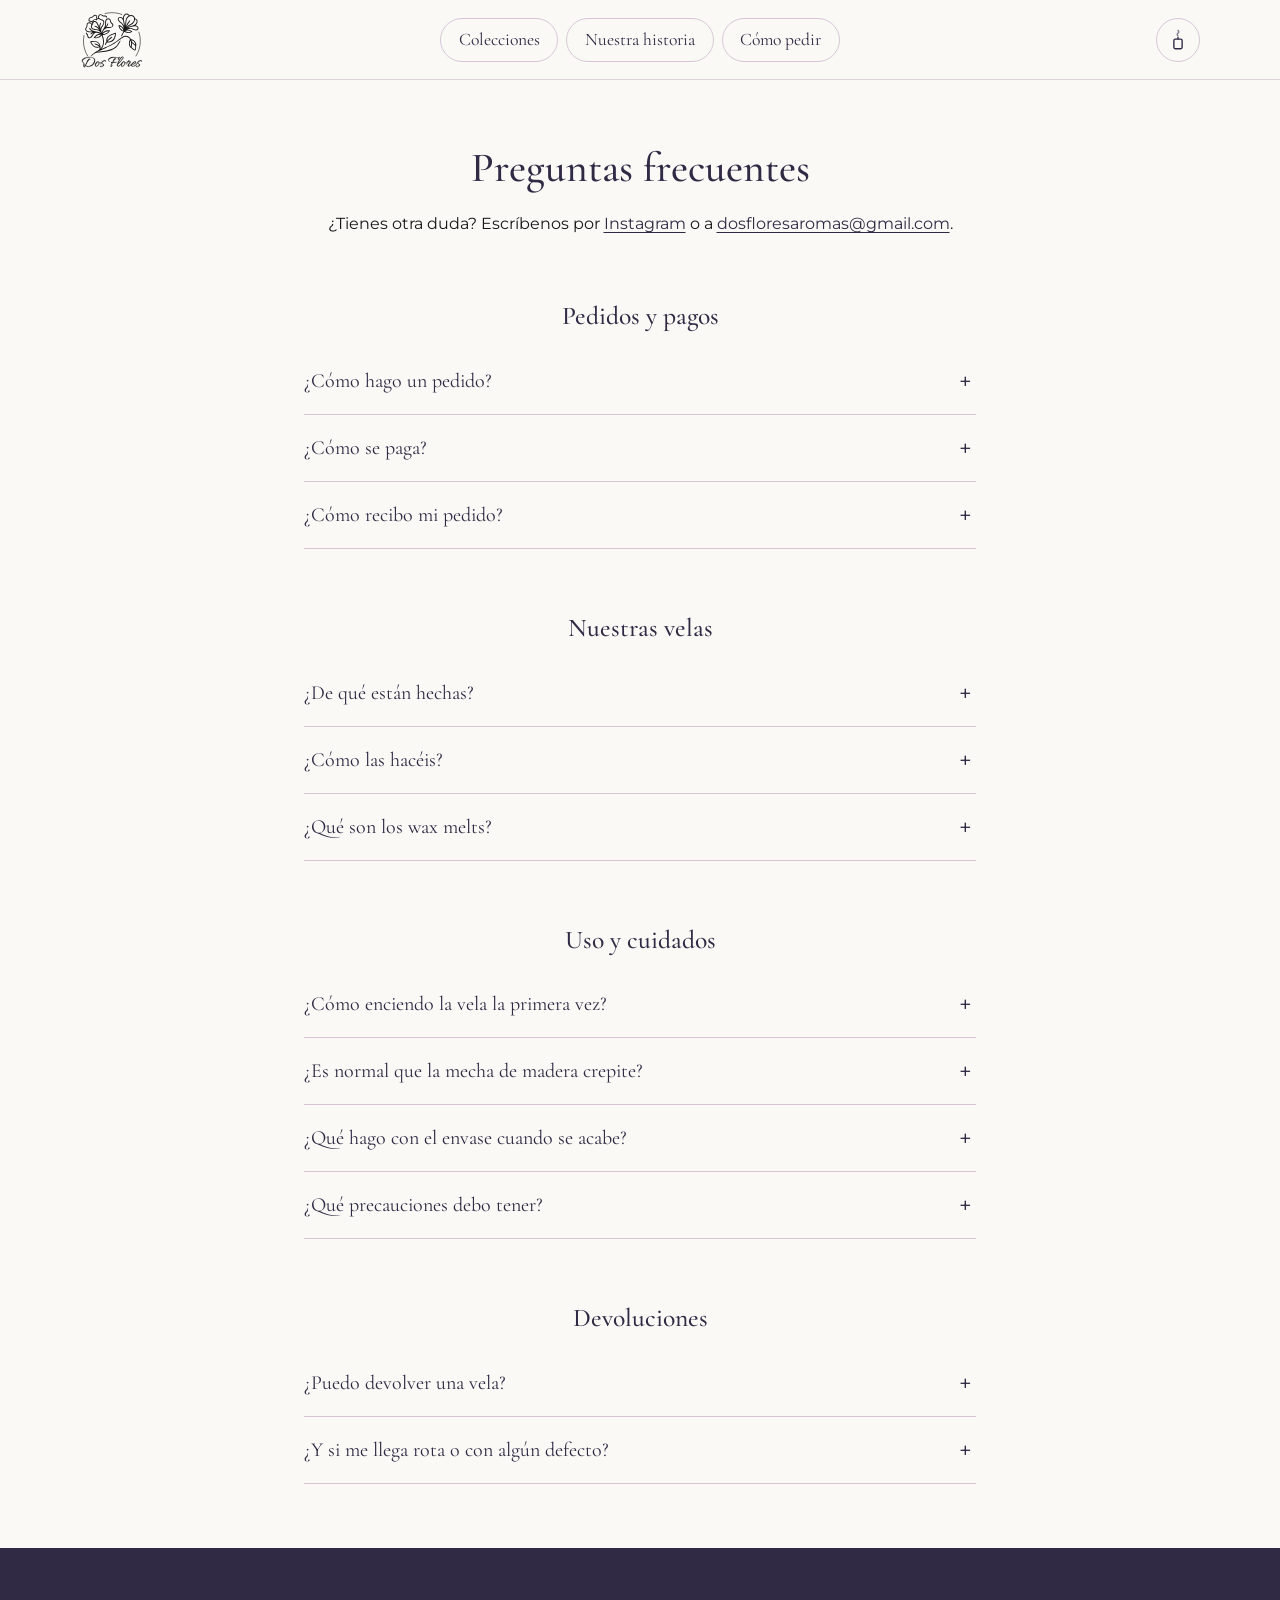
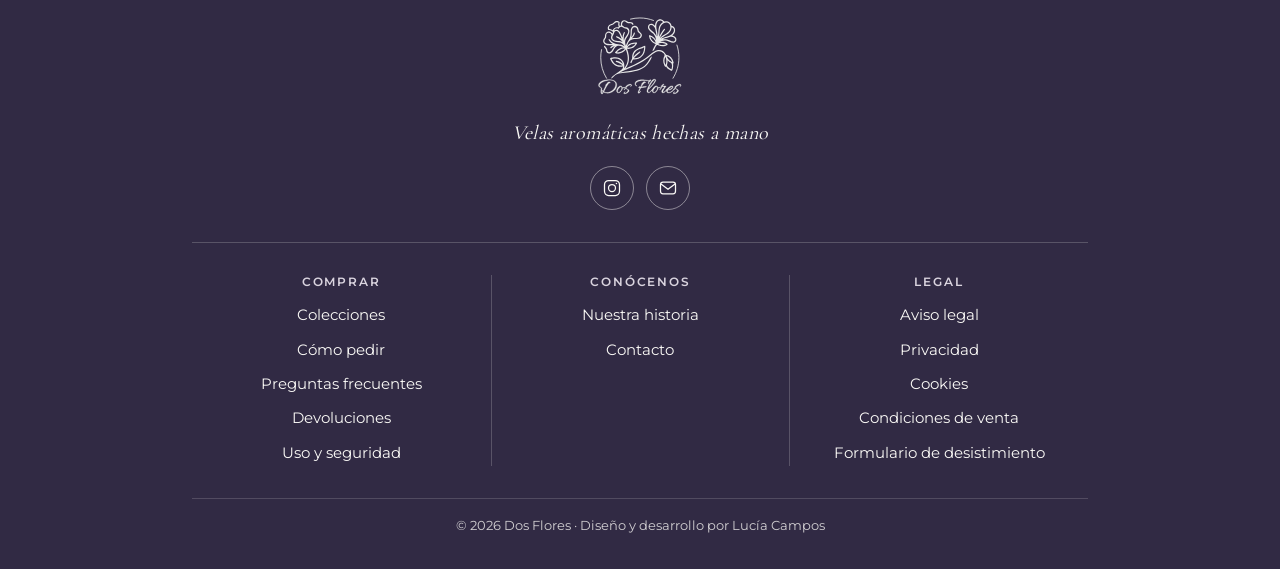
<file: pages/preguntas-frecuentes.html>
<!DOCTYPE html>
<html lang="es">
<head>
  <meta charset="UTF-8">
  <meta name="viewport" content="width=device-width, initial-scale=1">
  <title>Preguntas frecuentes sobre nuestras velas · Dos Flores</title>
  <meta name="description" content="Resolvemos tus dudas sobre pedidos y pagos, de qué están hechas nuestras velas, cómo usarlas con seguridad y cómo hacer una devolución.">
  <!-- Dirección "oficial" de esta página para Google (cambiadla si pasáis a dominio propio) -->
  <link rel="canonical" href="https://dosfloresaromas.es/pages/preguntas-frecuentes.html">
  <!-- Vista previa al compartir el enlace (WhatsApp, Instagram, Facebook…): protocolo Open Graph.
       Las direcciones deben ser completas (https://…). Si cambiáis a un dominio propio, cambiad
       "https://dosfloresaromas.es" por el dominio nuevo en og:url y og:image de cada página. -->
  <meta property="og:type" content="website">
  <meta property="og:site_name" content="Dos Flores">
  <meta property="og:locale" content="es_ES">
  <meta property="og:title" content="Preguntas frecuentes sobre nuestras velas · Dos Flores">
  <meta property="og:description" content="Resolvemos tus dudas sobre pedidos y pagos, de qué están hechas nuestras velas, cómo usarlas con seguridad y cómo hacer una devolución.">
  <meta property="og:url" content="https://dosfloresaromas.es/pages/preguntas-frecuentes.html">
  <meta property="og:image" content="https://dosfloresaromas.es/assets/img/og-image.jpg">
  <meta property="og:image:width" content="1200">
  <meta property="og:image:height" content="630">
  <meta property="og:image:alt" content="Dos Flores, velas aromáticas hechas a mano: vela encendida en un vaso de cristal">
  <meta name="twitter:card" content="summary_large_image">

  <!-- Favicon con dos versiones (assets/img/): el navegador elige según su propio modo.
       · favicon_negro.svg  → para pestañas claras
       · favicon_blanco.svg → para pestañas oscuras
       Sigue el modo del navegador/sistema, no el botón de la web. -->
  <!-- Respaldo en PNG para navegadores que no muestran favicons SVG (p. ej. Safari).
       Va ANTES de los SVG: los navegadores que entienden SVG usan los de abajo. -->
  <link rel="icon" type="image/png" sizes="32x32" href="../assets/img/favicon-32.png">
  <link rel="icon" type="image/svg+xml" href="../assets/img/favicon_negro.svg" media="(prefers-color-scheme: light)">
  <link rel="icon" type="image/svg+xml" href="../assets/img/favicon_blanco.svg" media="(prefers-color-scheme: dark)">
  <!-- Icono para la pantalla de inicio del iPhone (180x180 px, hecho a partir de Logo/RedesSociales_Logo.png) -->
  <link rel="apple-touch-icon" href="../assets/img/apple-touch-icon.png">

  <!-- Tipografías alojadas en la propia web (assets/fonts/).
       La precarga avisa al navegador de las que se ven en la primera pantalla.
       La definición de cada fuente (@font-face) está al principio de styles.css. -->
  <link rel="preload" href="../assets/fonts/allura-latin-400-normal.woff2" as="font" type="font/woff2" crossorigin>
  <link rel="preload" href="../assets/fonts/cormorant-garamond-latin-500-normal.woff2" as="font" type="font/woff2" crossorigin>
  <link rel="preload" href="../assets/fonts/montserrat-latin-400-normal.woff2" as="font" type="font/woff2" crossorigin>

  <!-- Tema claro/oscuro: aplica la elección guardada ANTES de pintar la página,
       para que no haya un parpadeo del tema equivocado al cargar. -->
  <script>
    try {
      var tema = localStorage.getItem('dosflores-tema');
      if (tema === 'dark' || tema === 'light') document.documentElement.setAttribute('data-theme', tema);
    } catch (e) { /* sin almacenamiento: se sigue el tema del sistema */ }
  </script>

  <!-- Estilos -->
  <link rel="stylesheet" href="../assets/css/styles.css">
</head>
<body>

  <a class="skip-link" href="#contenido">Saltar al contenido</a>

  <header class="site-header">
    <div class="nav-container">

      <!-- Logo: sustituir por el logo real en la Fase 5 -->
      <a class="logo" href="../index.html" aria-label="Dos Flores, ir al inicio">
        <img src="../assets/img/logo.svg" alt="Logotipo de Dos Flores" width="64" height="64">
      </a>

      <!-- Botón del menú móvil (la lógica se añade en la Fase 4) -->
      <button class="nav-toggle" type="button" aria-expanded="false" aria-controls="menu-principal">
        <span class="visually-hidden">Abrir menú</span>
        <span class="nav-toggle__icon" aria-hidden="true"></span>
      </button>

      <!-- Navegación principal: solo los enlaces marcados "nav" en el boceto -->
      <nav id="menu-principal" class="main-nav" aria-label="Navegación principal">
        <ul>
          <li><a href="../pages/coleccion.html">Colecciones</a></li>
          <li><a href="../pages/historia.html">Nuestra historia</a></li>
          <li><a href="como-pedir.html">Cómo pedir</a></li>
        </ul>
      </nav>

      <!-- Acciones de la derecha -->
      <div class="nav-actions">
        <!-- Interruptor de modo claro/oscuro con forma de vela (apagada = claro, encendida = oscuro).
             El texto del aria-label lo actualiza main.js según el tema activo. -->
        <button class="icon-btn theme-toggle" type="button" aria-label="Activar modo oscuro">
          <svg class="vela-icono" viewBox="0 0 24 24" width="22" height="22" fill="none" stroke="currentColor" stroke-width="1.5" stroke-linecap="round" stroke-linejoin="round" aria-hidden="true"><path class="vela-icono__humo" d="M12 7.5c-1.2-1-1.2-2 0-3s1.2-2 0-3"/><path class="vela-icono__llama" d="M12 2.5c1.6 1.9 2.4 3.3 2.4 4.4a2.4 2.4 0 0 1-4.8 0c0-1.1.8-2.5 2.4-4.4z" fill="#E8A04B" stroke="none"/><path d="M12 11V9.3"/><rect x="7.5" y="11" width="9" height="10.5" rx="1.5"/></svg>
        </button>
      </div>

    </div>
  </header>

  <main id="contenido">
    <!-- PREGUNTAS FRECUENTES: cada pregunta es un <details> (se abre y se cierra sin JavaScript).
         Para añadir una, copia un bloque <details class="faq__item"> dentro de su grupo.
         Solo se publican respuestas con datos confirmados; las que faltan están en comentarios PENDIENTE. -->
    <section class="story story--cabecera" aria-labelledby="faq-titulo">
      <div class="story__inner faq">
        <h1 id="faq-titulo" class="section-title">Preguntas frecuentes</h1>
        <p class="story__lead">¿Tienes otra duda? Escríbenos por <a href="https://www.instagram.com/dosfloresaromas/" data-ig-dm target="_blank" rel="noopener noreferrer">Instagram</a> o a <a href="mailto:dosfloresaromas@gmail.com">dosfloresaromas@gmail.com</a>.</p>

        <h2 class="faq__grupo">Pedidos y pagos</h2>
        <details class="faq__item">
          <summary>¿Cómo hago un pedido?</summary>
          <div class="faq__respuesta">
            <p>Escríbenos por <a href="https://www.instagram.com/dosfloresaromas/" data-ig-dm target="_blank" rel="noopener noreferrer">Instagram</a> o por correo diciéndonos qué velas quieres. Te confirmamos si están disponibles, el precio total y cómo pagar. Tienes todos los pasos en <a href="como-pedir.html">Cómo pedir</a>.</p>
          </div>
        </details>
        <details class="faq__item">
          <summary>¿Cómo se paga?</summary>
          <div class="faq__respuesta">
            <p>Por transferencia bancaria. Te damos los datos de la cuenta en privado y, cuando recibimos el pago, tu pedido queda confirmado. Nunca te pediremos los datos de tu tarjeta.</p>
          </div>
        </details>
        <details class="faq__item">
          <summary>¿Cómo recibo mi pedido?</summary>
          <div class="faq__respuesta">
            <p>Cuando tu pedido está confirmado, acordamos contigo cómo y cuándo entregártelo.</p>
          </div>
        </details>
        <!-- PENDIENTE: «¿Hacéis envíos? ¿Cuánto cuestan y cuánto tardan?» cuando decidáis cómo hacéis los envíos -->
        <!-- PENDIENTE: «¿Hacéis velas personalizadas o por encargo?» si las vais a ofrecer -->

        <h2 class="faq__grupo">Nuestras velas</h2>
        <details class="faq__item">
          <summary>¿De qué están hechas?</summary>
          <div class="faq__respuesta">
            <p>De cera de soja y coco, con colorante y una fragancia elegida para cada colección. La mayoría llevan mecha de madera; las pequeñas, mecha tradicional. Todas van en su envase.</p>
          </div>
        </details>
        <details class="faq__item">
          <summary>¿Cómo las hacéis?</summary>
          <div class="faq__respuesta">
            <p>A mano y en tandas pequeñas. Fundimos la cera, añadimos el colorante y la fragancia, la vertemos en su envase y la dejamos curar al menos una semana antes de que esté lista.</p>
          </div>
        </details>
        <details class="faq__item">
          <summary>¿Qué son los wax melts?</summary>
          <div class="faq__respuesta">
            <p>Porciones de cera aromática sin mecha que se derriten en un quemador adecuado para perfumar la estancia. Los nuestros llegarán pronto: si quieres que te avisemos, escríbenos.</p>
          </div>
        </details>
        <!-- PENDIENTE: «¿Cuánto dura una vela?» con las horas medidas en vuestras pruebas -->
        <!-- NO RESPONDER todavía «¿Son veganas / naturales / ecológicas?» sin la documentación del proveedor (ver PENDIENTES.md) -->

        <h2 class="faq__grupo">Uso y cuidados</h2>
        <details class="faq__item">
          <summary>¿Cómo enciendo la vela la primera vez?</summary>
          <div class="faq__respuesta">
            <p>Déjala encendida hasta que la cera se derrita en toda la superficie. Así se consume de forma uniforme y no se forma un túnel.</p>
          </div>
        </details>
        <details class="faq__item">
          <summary>¿Es normal que la mecha de madera crepite?</summary>
          <div class="faq__respuesta">
            <p>Sí. Las mechas de madera hacen un crepitar suave al arder, parecido al de una chimenea.</p>
          </div>
        </details>
        <details class="faq__item">
          <summary>¿Qué hago con el envase cuando se acabe?</summary>
          <div class="faq__respuesta">
            <p>Cuando esté frío, retira los restos de cera, lávalo y reutilízalo como quieras.</p>
          </div>
        </details>
        <details class="faq__item">
          <summary>¿Qué precauciones debo tener?</summary>
          <div class="faq__respuesta">
            <p>No la dejes nunca encendida sin vigilancia, mantenla lejos de niños, mascotas y cosas que puedan arder, y enciéndela sobre una superficie estable. Tienes todas las recomendaciones en <a href="uso-y-seguridad.html">Uso y seguridad</a>.</p>
          </div>
        </details>
        <!-- PENDIENTE: «¿Cada cuánto y cuánto recorto la mecha?» (madera y tradicional) -->

        <h2 class="faq__grupo">Devoluciones</h2>
        <details class="faq__item">
          <summary>¿Puedo devolver una vela?</summary>
          <div class="faq__respuesta">
            <p>Sí. Tienes 14 días naturales desde que la recibes para desistir de la compra sin dar explicaciones. Te lo contamos en detalle en las <a href="condiciones-venta.html#devoluciones">condiciones de venta</a>.</p>
          </div>
        </details>
        <details class="faq__item">
          <summary>¿Y si me llega rota o con algún defecto?</summary>
          <div class="faq__respuesta">
            <p>Escríbenos a <a href="mailto:dosfloresaromas@gmail.com">dosfloresaromas@gmail.com</a> y buscaremos la solución que corresponda. Tus velas tienen la garantía legal de 3 años.</p>
          </div>
        </details>
      </div>
    </section>
  </main>

  <footer class="site-footer">
    <!-- PIE: marca arriba (logo, frase y redes) y debajo tres columnas de enlaces.
         Para añadir un enlace, copia un <li> en su columna. Mismo pie en todas las páginas:
         si lo cambias aquí, cámbialo en las demás (las rutas cambian según la carpeta). -->
    <div class="footer-container">

      <div class="footer__marca">
        <a class="footer__logo" href="../index.html" aria-label="Dos Flores, ir al inicio">
          <img src="../assets/img/logo.svg" alt="" width="96" height="96" loading="lazy">
        </a>
        <p class="footer__frase">Velas aromáticas hechas a mano</p>
        <div class="footer__contact">
          <a class="footer__social" href="https://www.instagram.com/dosfloresaromas/" target="_blank" rel="noopener noreferrer" aria-label="Instagram de Dos Flores (se abre en una pestaña nueva)">
            <svg viewBox="0 0 24 24" width="20" height="20" fill="none" stroke="currentColor" stroke-width="1.5" aria-hidden="true"><rect x="3" y="3" width="18" height="18" rx="5"/><circle cx="12" cy="12" r="4.2"/><circle cx="17.3" cy="6.7" r="0.9" fill="currentColor" stroke="none"/></svg>
          </a>
          <a class="footer__social" href="mailto:dosfloresaromas@gmail.com" aria-label="Escribir un correo a Dos Flores">
            <svg viewBox="0 0 24 24" width="20" height="20" fill="none" stroke="currentColor" stroke-width="1.5" stroke-linecap="round" stroke-linejoin="round" aria-hidden="true"><rect x="3" y="5" width="18" height="14" rx="3"/><path d="M4 7.5l8 6 8-6"/></svg>
          </a>
        </div>
      </div>

      <div class="footer__cols">
      <nav class="footer__col" aria-labelledby="pie-comprar">
        <h2 id="pie-comprar" class="footer__heading">Comprar</h2>
        <ul>
          <li><a href="coleccion.html">Colecciones</a></li>
          <li><a href="como-pedir.html">Cómo pedir</a></li>
          <li><a href="preguntas-frecuentes.html">Preguntas frecuentes</a></li>
          <li><a href="condiciones-venta.html#devoluciones">Devoluciones</a></li>
          <li><a href="uso-y-seguridad.html">Uso y seguridad</a></li>
        </ul>
      </nav>
      <nav class="footer__col" aria-labelledby="pie-conocenos">
        <h2 id="pie-conocenos" class="footer__heading">Conócenos</h2>
        <ul>
          <li><a href="historia.html">Nuestra historia</a></li>
          <li><a href="como-pedir.html#contacto">Contacto</a></li>
        </ul>
      </nav>
      <nav class="footer__col" aria-labelledby="pie-legal">
        <h2 id="pie-legal" class="footer__heading">Legal</h2>
        <ul>
          <li><a href="aviso-legal.html">Aviso legal</a></li>
          <li><a href="privacidad.html">Privacidad</a></li>
          <li><a href="cookies.html">Cookies</a></li>
          <li><a href="condiciones-venta.html">Condiciones de venta</a></li>
          <li><a href="condiciones-venta.html#formulario-desistimiento">Formulario de desistimiento</a></li>
        </ul>
      </nav>
      </div>

      <p class="footer__credits">© <span id="anio">2026</span> Dos Flores · Diseño y desarrollo por Lucía Campos</p>
    </div>
  </footer>

  <script src="../assets/js/main.js" defer></script>
</body>
</html>
</file>
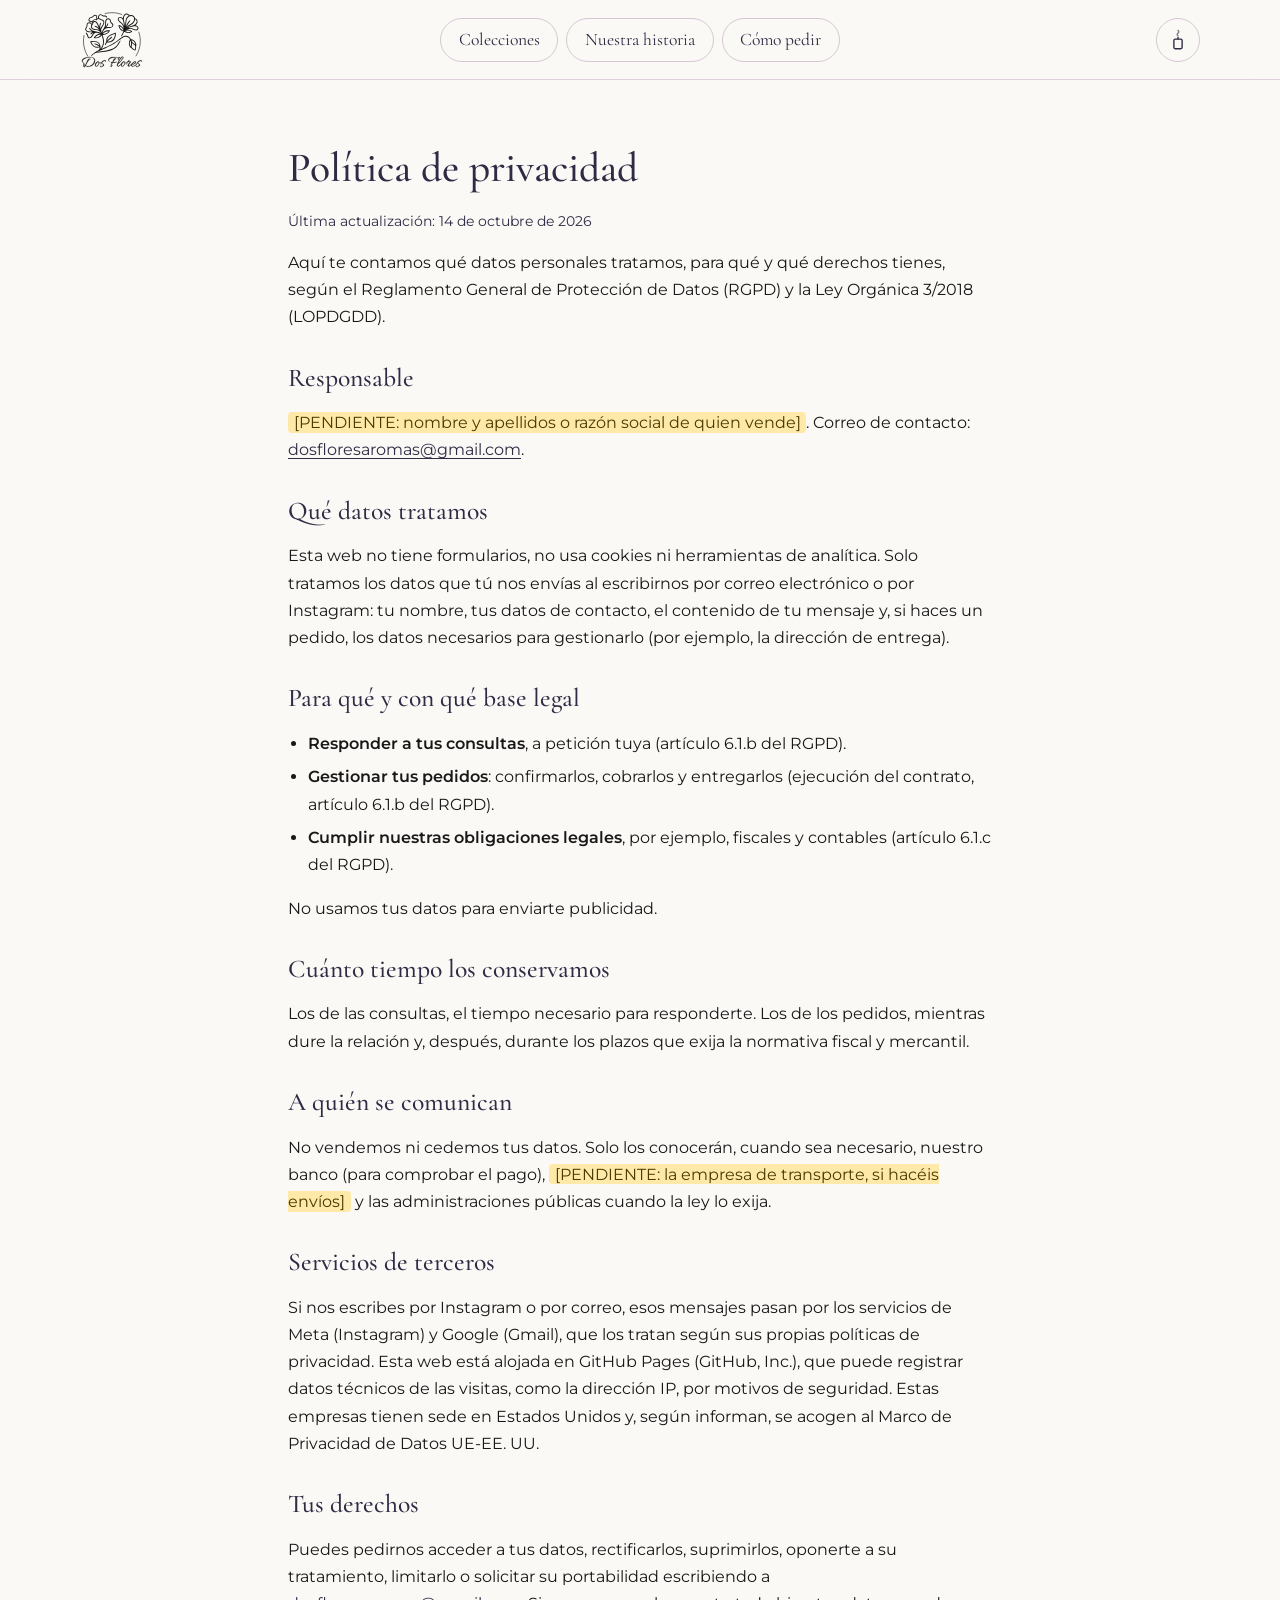
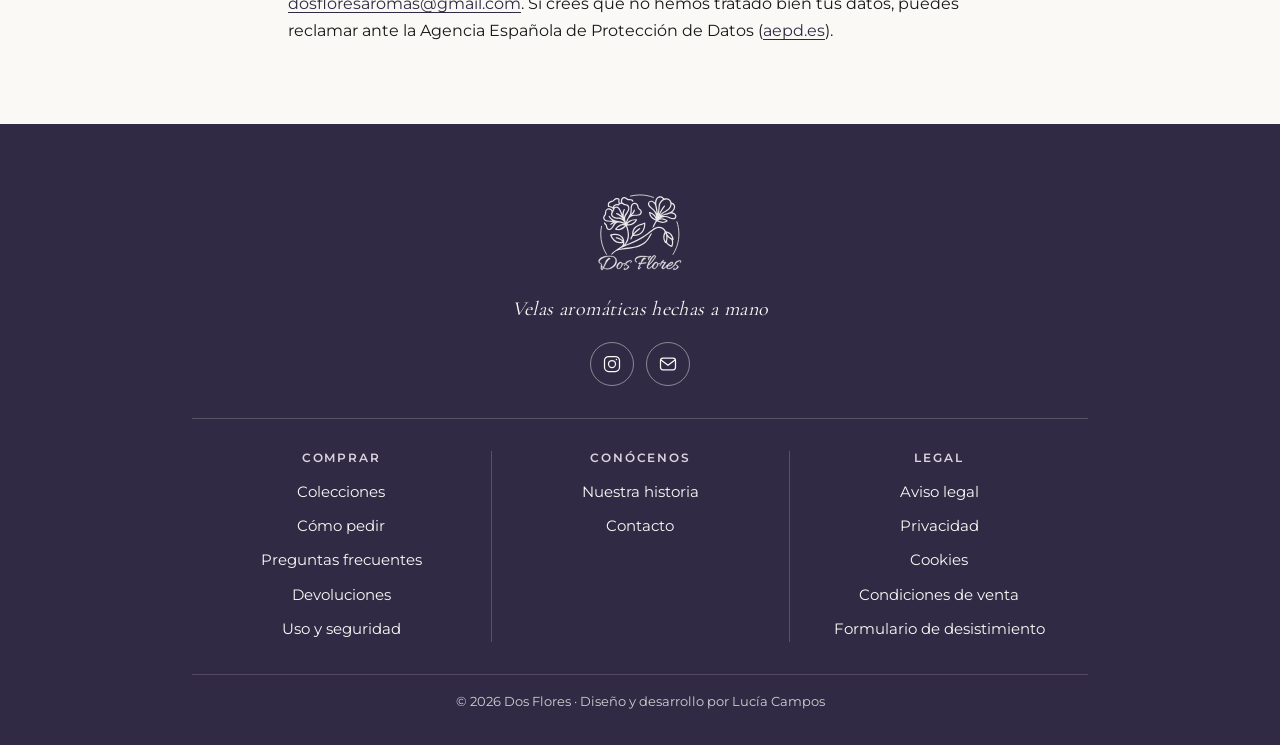
<file: pages/privacidad.html>
<!DOCTYPE html>
<html lang="es">
<head>
  <meta charset="UTF-8">
  <meta name="viewport" content="width=device-width, initial-scale=1">
  <title>Política de privacidad · Dos Flores</title>
  <meta name="description" content="Política de privacidad de Dos Flores: qué datos tratamos cuando nos escribes o haces un pedido, para qué los usamos y cuáles son tus derechos.">
  <!-- Dirección "oficial" de esta página para Google (cambiadla si pasáis a dominio propio) -->
  <link rel="canonical" href="https://dosfloresaromas.es/pages/privacidad.html">
  <!-- Vista previa al compartir el enlace (WhatsApp, Instagram, Facebook…): protocolo Open Graph.
       Las direcciones deben ser completas (https://…). Si cambiáis a un dominio propio, cambiad
       "https://dosfloresaromas.es" por el dominio nuevo en og:url y og:image de cada página. -->
  <meta property="og:type" content="website">
  <meta property="og:site_name" content="Dos Flores">
  <meta property="og:locale" content="es_ES">
  <meta property="og:title" content="Política de privacidad · Dos Flores">
  <meta property="og:description" content="Política de privacidad de Dos Flores: qué datos tratamos cuando nos escribes o haces un pedido, para qué los usamos y cuáles son tus derechos.">
  <meta property="og:url" content="https://dosfloresaromas.es/pages/privacidad.html">
  <meta property="og:image" content="https://dosfloresaromas.es/assets/img/og-image.jpg">
  <meta property="og:image:width" content="1200">
  <meta property="og:image:height" content="630">
  <meta property="og:image:alt" content="Dos Flores, velas aromáticas hechas a mano: vela encendida en un vaso de cristal">
  <meta name="twitter:card" content="summary_large_image">
  <!-- BORRADOR: noindex evita que Google la muestre mientras haya datos [PENDIENTE].
       Cuando esté completa y revisada, borra esta línea. -->
  <meta name="robots" content="noindex">

  <!-- Favicon con dos versiones (assets/img/): el navegador elige según su propio modo.
       · favicon_negro.svg  → para pestañas claras
       · favicon_blanco.svg → para pestañas oscuras
       Sigue el modo del navegador/sistema, no el botón de la web. -->
  <!-- Respaldo en PNG para navegadores que no muestran favicons SVG (p. ej. Safari).
       Va ANTES de los SVG: los navegadores que entienden SVG usan los de abajo. -->
  <link rel="icon" type="image/png" sizes="32x32" href="../assets/img/favicon-32.png">
  <link rel="icon" type="image/svg+xml" href="../assets/img/favicon_negro.svg" media="(prefers-color-scheme: light)">
  <link rel="icon" type="image/svg+xml" href="../assets/img/favicon_blanco.svg" media="(prefers-color-scheme: dark)">
  <!-- Icono para la pantalla de inicio del iPhone (180x180 px, hecho a partir de Logo/RedesSociales_Logo.png) -->
  <link rel="apple-touch-icon" href="../assets/img/apple-touch-icon.png">

  <!-- Tipografías alojadas en la propia web (assets/fonts/).
       La precarga avisa al navegador de las que se ven en la primera pantalla.
       La definición de cada fuente (@font-face) está al principio de styles.css. -->
  <link rel="preload" href="../assets/fonts/allura-latin-400-normal.woff2" as="font" type="font/woff2" crossorigin>
  <link rel="preload" href="../assets/fonts/cormorant-garamond-latin-500-normal.woff2" as="font" type="font/woff2" crossorigin>
  <link rel="preload" href="../assets/fonts/montserrat-latin-400-normal.woff2" as="font" type="font/woff2" crossorigin>

  <!-- Tema claro/oscuro: aplica la elección guardada ANTES de pintar la página,
       para que no haya un parpadeo del tema equivocado al cargar. -->
  <script>
    try {
      var tema = localStorage.getItem('dosflores-tema');
      if (tema === 'dark' || tema === 'light') document.documentElement.setAttribute('data-theme', tema);
    } catch (e) { /* sin almacenamiento: se sigue el tema del sistema */ }
  </script>

  <!-- Estilos -->
  <link rel="stylesheet" href="../assets/css/styles.css">
</head>
<body>

  <a class="skip-link" href="#contenido">Saltar al contenido</a>

  <header class="site-header">
    <div class="nav-container">

      <!-- Logo: sustituir por el logo real en la Fase 5 -->
      <a class="logo" href="../index.html" aria-label="Dos Flores, ir al inicio">
        <img src="../assets/img/logo.svg" alt="Logotipo de Dos Flores" width="64" height="64">
      </a>

      <!-- Botón del menú móvil (la lógica se añade en la Fase 4) -->
      <button class="nav-toggle" type="button" aria-expanded="false" aria-controls="menu-principal">
        <span class="visually-hidden">Abrir menú</span>
        <span class="nav-toggle__icon" aria-hidden="true"></span>
      </button>

      <!-- Navegación principal: solo los enlaces marcados "nav" en el boceto -->
      <nav id="menu-principal" class="main-nav" aria-label="Navegación principal">
        <ul>
          <li><a href="../pages/coleccion.html">Colecciones</a></li>
          <li><a href="../pages/historia.html">Nuestra historia</a></li>
          <li><a href="como-pedir.html">Cómo pedir</a></li>
        </ul>
      </nav>

      <!-- Acciones de la derecha -->
      <div class="nav-actions">
        <!-- Interruptor de modo claro/oscuro con forma de vela (apagada = claro, encendida = oscuro).
             El texto del aria-label lo actualiza main.js según el tema activo. -->
        <button class="icon-btn theme-toggle" type="button" aria-label="Activar modo oscuro">
          <svg class="vela-icono" viewBox="0 0 24 24" width="22" height="22" fill="none" stroke="currentColor" stroke-width="1.5" stroke-linecap="round" stroke-linejoin="round" aria-hidden="true"><path class="vela-icono__humo" d="M12 7.5c-1.2-1-1.2-2 0-3s1.2-2 0-3"/><path class="vela-icono__llama" d="M12 2.5c1.6 1.9 2.4 3.3 2.4 4.4a2.4 2.4 0 0 1-4.8 0c0-1.1.8-2.5 2.4-4.4z" fill="#E8A04B" stroke="none"/><path d="M12 11V9.3"/><rect x="7.5" y="11" width="9" height="10.5" rx="1.5"/></svg>
        </button>
      </div>

    </div>
  </header>

  <main id="contenido">
    <!-- Texto orientativo preparado como borrador: revisadlo (y, si podéis, que lo revise una gestoría o un abogado) antes de publicarlo. -->
    <article class="legal" aria-labelledby="legal-titulo">
        <h1 id="legal-titulo" class="section-title">Política de privacidad</h1>
        <p class="legal__fecha">Última actualización: 14 de octubre de 2026</p>
        <p>Aquí te contamos qué datos personales tratamos, para qué y qué derechos tienes, según el Reglamento General de Protección de Datos (RGPD) y la Ley Orgánica 3/2018 (LOPDGDD).</p>

        <h2>Responsable</h2>
        <p><span class="pendiente">[PENDIENTE: nombre y apellidos o razón social de quien vende]</span>. Correo de contacto: <a href="mailto:dosfloresaromas@gmail.com">dosfloresaromas@gmail.com</a>.</p>

        <h2>Qué datos tratamos</h2>
        <p>Esta web no tiene formularios, no usa cookies ni herramientas de analítica. Solo tratamos los datos que tú nos envías al escribirnos por correo electrónico o por Instagram: tu nombre, tus datos de contacto, el contenido de tu mensaje y, si haces un pedido, los datos necesarios para gestionarlo (por ejemplo, la dirección de entrega).</p>

        <h2>Para qué y con qué base legal</h2>
        <ul>
          <li><strong>Responder a tus consultas</strong>, a petición tuya (artículo 6.1.b del RGPD).</li>
          <li><strong>Gestionar tus pedidos</strong>: confirmarlos, cobrarlos y entregarlos (ejecución del contrato, artículo 6.1.b del RGPD).</li>
          <li><strong>Cumplir nuestras obligaciones legales</strong>, por ejemplo, fiscales y contables (artículo 6.1.c del RGPD).</li>
        </ul>
        <p>No usamos tus datos para enviarte publicidad.</p>

        <h2>Cuánto tiempo los conservamos</h2>
        <p>Los de las consultas, el tiempo necesario para responderte. Los de los pedidos, mientras dure la relación y, después, durante los plazos que exija la normativa fiscal y mercantil.</p>

        <h2>A quién se comunican</h2>
        <p>No vendemos ni cedemos tus datos. Solo los conocerán, cuando sea necesario, nuestro banco (para comprobar el pago), <span class="pendiente">[PENDIENTE: la empresa de transporte, si hacéis envíos]</span> y las administraciones públicas cuando la ley lo exija.</p>

        <h2>Servicios de terceros</h2>
        <p>Si nos escribes por Instagram o por correo, esos mensajes pasan por los servicios de Meta (Instagram) y Google (Gmail), que los tratan según sus propias políticas de privacidad. Esta web está alojada en GitHub Pages (GitHub, Inc.), que puede registrar datos técnicos de las visitas, como la dirección IP, por motivos de seguridad. Estas empresas tienen sede en Estados Unidos y, según informan, se acogen al Marco de Privacidad de Datos UE-EE. UU.</p>

        <h2>Tus derechos</h2>
        <p>Puedes pedirnos acceder a tus datos, rectificarlos, suprimirlos, oponerte a su tratamiento, limitarlo o solicitar su portabilidad escribiendo a <a href="mailto:dosfloresaromas@gmail.com">dosfloresaromas@gmail.com</a>. Si crees que no hemos tratado bien tus datos, puedes reclamar ante la Agencia Española de Protección de Datos (<a href="https://www.aepd.es" target="_blank" rel="noopener noreferrer">aepd.es</a>).</p>
    </article>
  </main>

  <footer class="site-footer">
    <!-- PIE: marca arriba (logo, frase y redes) y debajo tres columnas de enlaces.
         Para añadir un enlace, copia un <li> en su columna. Mismo pie en todas las páginas:
         si lo cambias aquí, cámbialo en las demás (las rutas cambian según la carpeta). -->
    <div class="footer-container">

      <div class="footer__marca">
        <a class="footer__logo" href="../index.html" aria-label="Dos Flores, ir al inicio">
          <img src="../assets/img/logo.svg" alt="" width="96" height="96" loading="lazy">
        </a>
        <p class="footer__frase">Velas aromáticas hechas a mano</p>
        <div class="footer__contact">
          <a class="footer__social" href="https://www.instagram.com/dosfloresaromas/" target="_blank" rel="noopener noreferrer" aria-label="Instagram de Dos Flores (se abre en una pestaña nueva)">
            <svg viewBox="0 0 24 24" width="20" height="20" fill="none" stroke="currentColor" stroke-width="1.5" aria-hidden="true"><rect x="3" y="3" width="18" height="18" rx="5"/><circle cx="12" cy="12" r="4.2"/><circle cx="17.3" cy="6.7" r="0.9" fill="currentColor" stroke="none"/></svg>
          </a>
          <a class="footer__social" href="mailto:dosfloresaromas@gmail.com" aria-label="Escribir un correo a Dos Flores">
            <svg viewBox="0 0 24 24" width="20" height="20" fill="none" stroke="currentColor" stroke-width="1.5" stroke-linecap="round" stroke-linejoin="round" aria-hidden="true"><rect x="3" y="5" width="18" height="14" rx="3"/><path d="M4 7.5l8 6 8-6"/></svg>
          </a>
        </div>
      </div>

      <div class="footer__cols">
      <nav class="footer__col" aria-labelledby="pie-comprar">
        <h2 id="pie-comprar" class="footer__heading">Comprar</h2>
        <ul>
          <li><a href="coleccion.html">Colecciones</a></li>
          <li><a href="como-pedir.html">Cómo pedir</a></li>
          <li><a href="preguntas-frecuentes.html">Preguntas frecuentes</a></li>
          <li><a href="condiciones-venta.html#devoluciones">Devoluciones</a></li>
          <li><a href="uso-y-seguridad.html">Uso y seguridad</a></li>
        </ul>
      </nav>
      <nav class="footer__col" aria-labelledby="pie-conocenos">
        <h2 id="pie-conocenos" class="footer__heading">Conócenos</h2>
        <ul>
          <li><a href="historia.html">Nuestra historia</a></li>
          <li><a href="como-pedir.html#contacto">Contacto</a></li>
        </ul>
      </nav>
      <nav class="footer__col" aria-labelledby="pie-legal">
        <h2 id="pie-legal" class="footer__heading">Legal</h2>
        <ul>
          <li><a href="aviso-legal.html">Aviso legal</a></li>
          <li><a href="privacidad.html">Privacidad</a></li>
          <li><a href="cookies.html">Cookies</a></li>
          <li><a href="condiciones-venta.html">Condiciones de venta</a></li>
          <li><a href="condiciones-venta.html#formulario-desistimiento">Formulario de desistimiento</a></li>
        </ul>
      </nav>
      </div>

      <p class="footer__credits">© <span id="anio">2026</span> Dos Flores · Diseño y desarrollo por Lucía Campos</p>
    </div>
  </footer>

  <script src="../assets/js/main.js" defer></script>
</body>
</html>
</file>
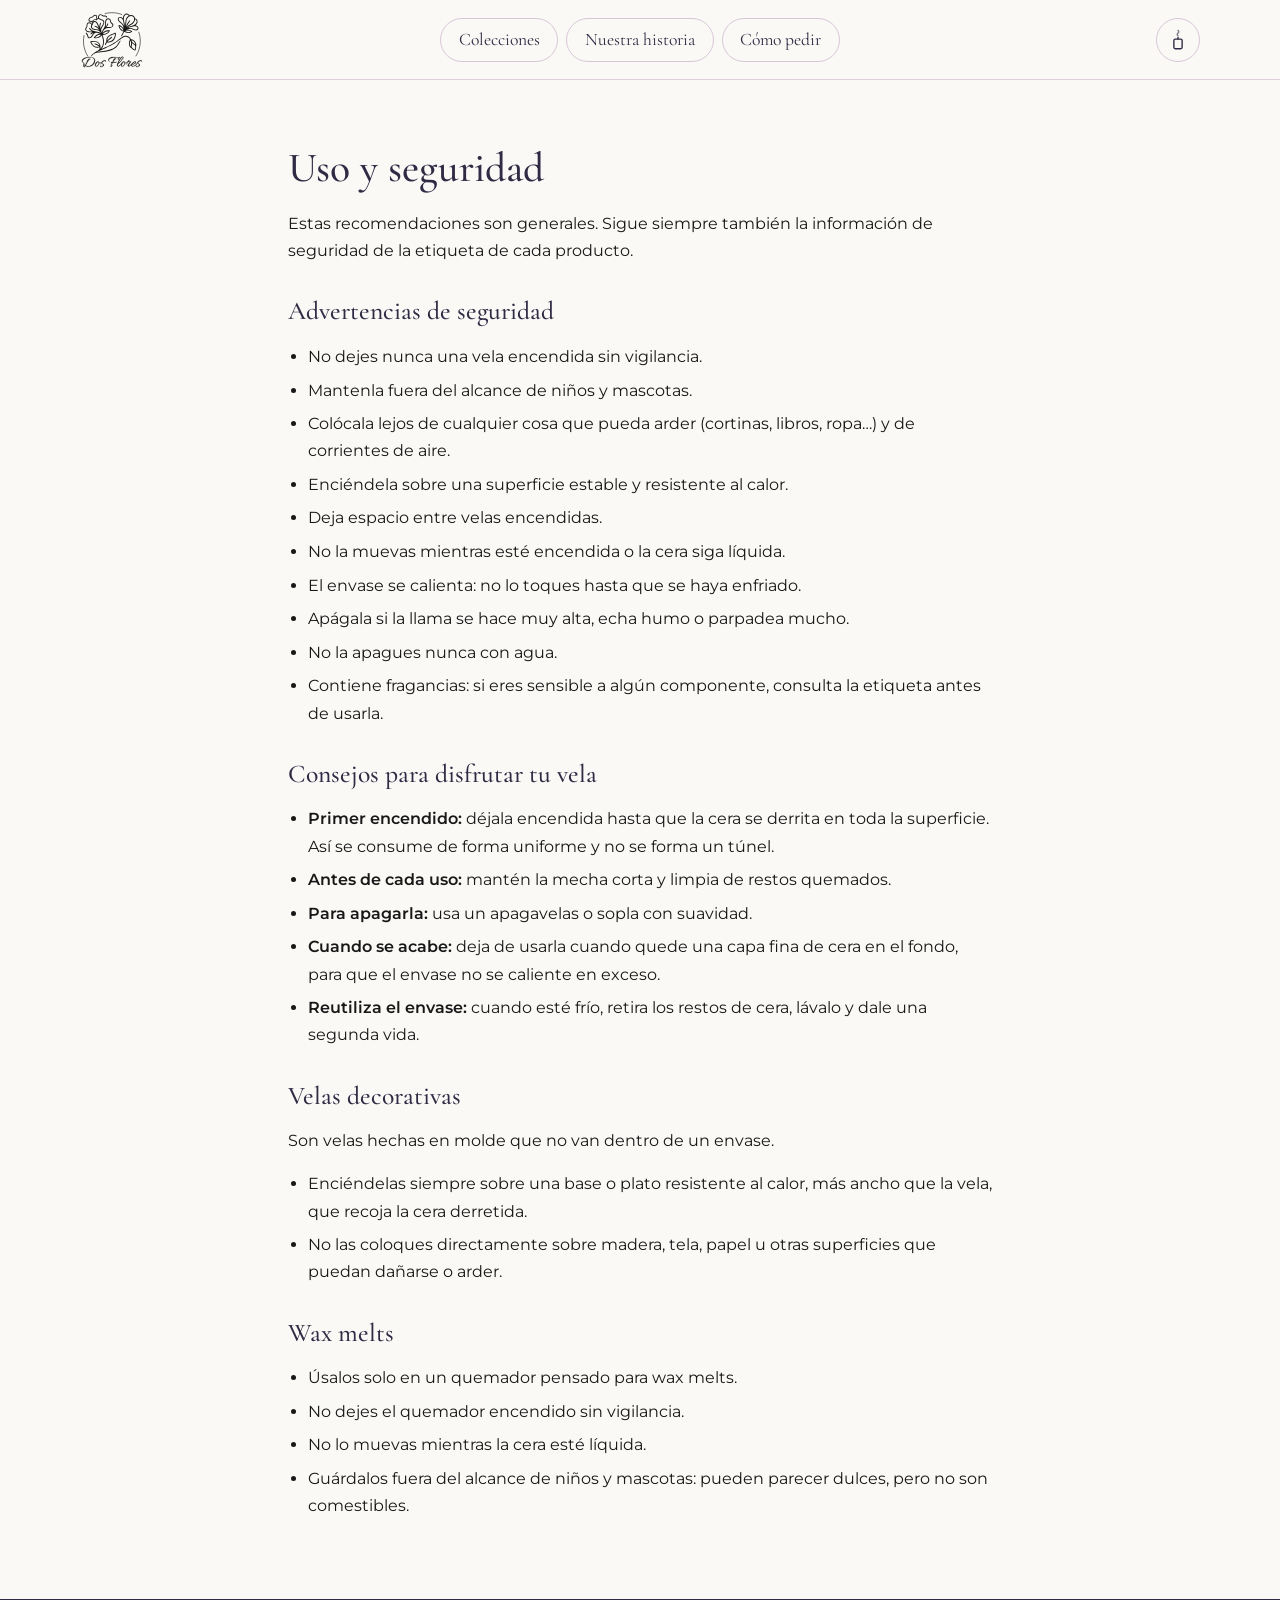
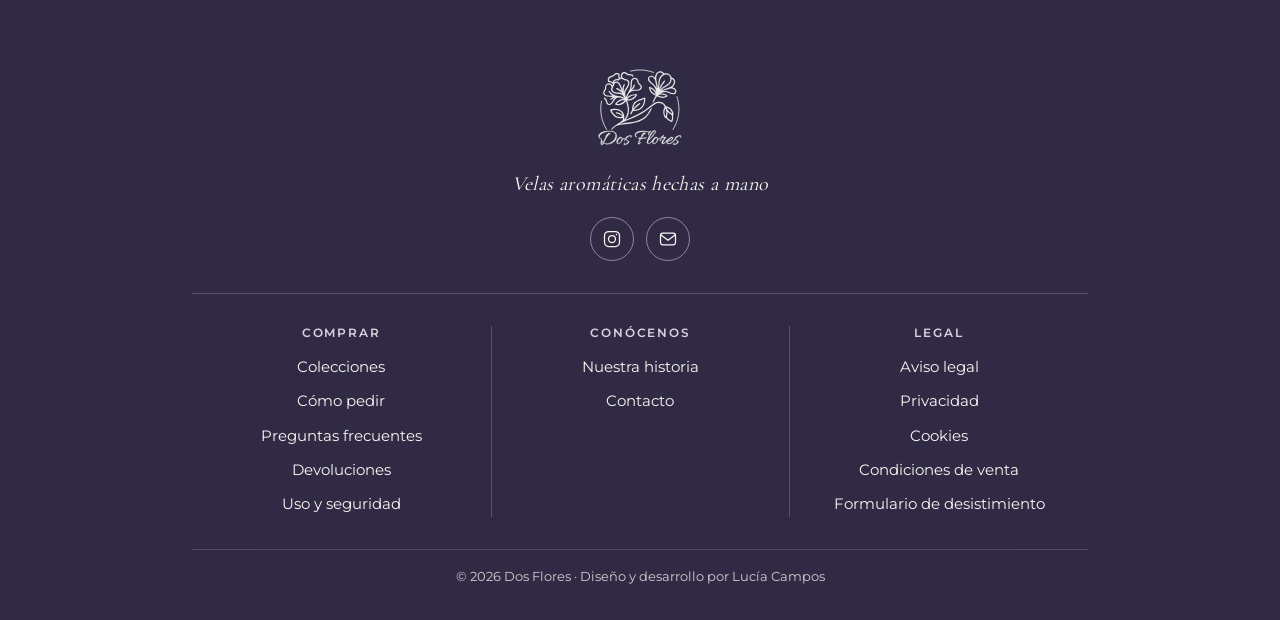
<file: pages/uso-y-seguridad.html>
<!DOCTYPE html>
<html lang="es">
<head>
  <meta charset="UTF-8">
  <meta name="viewport" content="width=device-width, initial-scale=1">
  <title>Uso y seguridad de tus velas · Dos Flores</title>
  <meta name="description" content="Consejos para encender, cuidar y apagar tus velas y wax melts de Dos Flores con seguridad, y cómo reutilizar el envase cuando se acaben.">
  <!-- Dirección "oficial" de esta página para Google (cambiadla si pasáis a dominio propio) -->
  <link rel="canonical" href="https://dosfloresaromas.es/pages/uso-y-seguridad.html">
  <!-- Vista previa al compartir el enlace (WhatsApp, Instagram, Facebook…): protocolo Open Graph.
       Las direcciones deben ser completas (https://…). Si cambiáis a un dominio propio, cambiad
       "https://dosfloresaromas.es" por el dominio nuevo en og:url y og:image de cada página. -->
  <meta property="og:type" content="website">
  <meta property="og:site_name" content="Dos Flores">
  <meta property="og:locale" content="es_ES">
  <meta property="og:title" content="Uso y seguridad de tus velas · Dos Flores">
  <meta property="og:description" content="Consejos para encender, cuidar y apagar tus velas y wax melts de Dos Flores con seguridad, y cómo reutilizar el envase cuando se acaben.">
  <meta property="og:url" content="https://dosfloresaromas.es/pages/uso-y-seguridad.html">
  <meta property="og:image" content="https://dosfloresaromas.es/assets/img/og-image.jpg">
  <meta property="og:image:width" content="1200">
  <meta property="og:image:height" content="630">
  <meta property="og:image:alt" content="Dos Flores, velas aromáticas hechas a mano: vela encendida en un vaso de cristal">
  <meta name="twitter:card" content="summary_large_image">
  <!-- BORRADOR: noindex evita que Google la muestre mientras haya datos [PENDIENTE].
       Cuando esté completa y revisada, borra esta línea. -->
  <meta name="robots" content="noindex">

  <!-- Favicon con dos versiones (assets/img/): el navegador elige según su propio modo.
       · favicon_negro.svg  → para pestañas claras
       · favicon_blanco.svg → para pestañas oscuras
       Sigue el modo del navegador/sistema, no el botón de la web. -->
  <!-- Respaldo en PNG para navegadores que no muestran favicons SVG (p. ej. Safari).
       Va ANTES de los SVG: los navegadores que entienden SVG usan los de abajo. -->
  <link rel="icon" type="image/png" sizes="32x32" href="../assets/img/favicon-32.png">
  <link rel="icon" type="image/svg+xml" href="../assets/img/favicon_negro.svg" media="(prefers-color-scheme: light)">
  <link rel="icon" type="image/svg+xml" href="../assets/img/favicon_blanco.svg" media="(prefers-color-scheme: dark)">
  <!-- Icono para la pantalla de inicio del iPhone (180x180 px, hecho a partir de Logo/RedesSociales_Logo.png) -->
  <link rel="apple-touch-icon" href="../assets/img/apple-touch-icon.png">

  <!-- Tipografías alojadas en la propia web (assets/fonts/).
       La precarga avisa al navegador de las que se ven en la primera pantalla.
       La definición de cada fuente (@font-face) está al principio de styles.css. -->
  <link rel="preload" href="../assets/fonts/allura-latin-400-normal.woff2" as="font" type="font/woff2" crossorigin>
  <link rel="preload" href="../assets/fonts/cormorant-garamond-latin-500-normal.woff2" as="font" type="font/woff2" crossorigin>
  <link rel="preload" href="../assets/fonts/montserrat-latin-400-normal.woff2" as="font" type="font/woff2" crossorigin>

  <!-- Tema claro/oscuro: aplica la elección guardada ANTES de pintar la página,
       para que no haya un parpadeo del tema equivocado al cargar. -->
  <script>
    try {
      var tema = localStorage.getItem('dosflores-tema');
      if (tema === 'dark' || tema === 'light') document.documentElement.setAttribute('data-theme', tema);
    } catch (e) { /* sin almacenamiento: se sigue el tema del sistema */ }
  </script>

  <!-- Estilos -->
  <link rel="stylesheet" href="../assets/css/styles.css">
</head>
<body>

  <a class="skip-link" href="#contenido">Saltar al contenido</a>

  <header class="site-header">
    <div class="nav-container">

      <!-- Logo: sustituir por el logo real en la Fase 5 -->
      <a class="logo" href="../index.html" aria-label="Dos Flores, ir al inicio">
        <img src="../assets/img/logo.svg" alt="Logotipo de Dos Flores" width="64" height="64">
      </a>

      <!-- Botón del menú móvil (la lógica se añade en la Fase 4) -->
      <button class="nav-toggle" type="button" aria-expanded="false" aria-controls="menu-principal">
        <span class="visually-hidden">Abrir menú</span>
        <span class="nav-toggle__icon" aria-hidden="true"></span>
      </button>

      <!-- Navegación principal: solo los enlaces marcados "nav" en el boceto -->
      <nav id="menu-principal" class="main-nav" aria-label="Navegación principal">
        <ul>
          <li><a href="../pages/coleccion.html">Colecciones</a></li>
          <li><a href="../pages/historia.html">Nuestra historia</a></li>
          <li><a href="como-pedir.html">Cómo pedir</a></li>
        </ul>
      </nav>

      <!-- Acciones de la derecha -->
      <div class="nav-actions">
        <!-- Interruptor de modo claro/oscuro con forma de vela (apagada = claro, encendida = oscuro).
             El texto del aria-label lo actualiza main.js según el tema activo. -->
        <button class="icon-btn theme-toggle" type="button" aria-label="Activar modo oscuro">
          <svg class="vela-icono" viewBox="0 0 24 24" width="22" height="22" fill="none" stroke="currentColor" stroke-width="1.5" stroke-linecap="round" stroke-linejoin="round" aria-hidden="true"><path class="vela-icono__humo" d="M12 7.5c-1.2-1-1.2-2 0-3s1.2-2 0-3"/><path class="vela-icono__llama" d="M12 2.5c1.6 1.9 2.4 3.3 2.4 4.4a2.4 2.4 0 0 1-4.8 0c0-1.1.8-2.5 2.4-4.4z" fill="#E8A04B" stroke="none"/><path d="M12 11V9.3"/><rect x="7.5" y="11" width="9" height="10.5" rx="1.5"/></svg>
        </button>
      </div>

    </div>
  </header>

  <main id="contenido">
    <!-- Texto orientativo preparado como borrador: revisadlo (y, si podéis, que lo revise una gestoría o un abogado) antes de publicarlo. -->
    <article class="legal" aria-labelledby="legal-titulo">
        <h1 id="legal-titulo" class="section-title">Uso y seguridad</h1>
        <p>Estas recomendaciones son generales. Sigue siempre también la información de seguridad de la etiqueta de cada producto.</p>

        <h2>Advertencias de seguridad</h2>
        <ul>
          <li>No dejes nunca una vela encendida sin vigilancia.</li>
          <li>Mantenla fuera del alcance de niños y mascotas.</li>
          <li>Colócala lejos de cualquier cosa que pueda arder (cortinas, libros, ropa…) y de corrientes de aire.</li>
          <li>Enciéndela sobre una superficie estable y resistente al calor.</li>
          <li>Deja espacio entre velas encendidas.</li>
          <li>No la muevas mientras esté encendida o la cera siga líquida.</li>
          <li>El envase se calienta: no lo toques hasta que se haya enfriado.</li>
          <li>Apágala si la llama se hace muy alta, echa humo o parpadea mucho.</li>
          <li>No la apagues nunca con agua.</li>
          <li>Contiene fragancias: si eres sensible a algún componente, consulta la etiqueta antes de usarla.</li>
        </ul>

        <h2>Consejos para disfrutar tu vela</h2>
        <ul>
          <li><strong>Primer encendido:</strong> déjala encendida hasta que la cera se derrita en toda la superficie. Así se consume de forma uniforme y no se forma un túnel.</li>
          <li><strong>Antes de cada uso:</strong> mantén la mecha corta y limpia de restos quemados.</li>
          <li><strong>Para apagarla:</strong> usa un apagavelas o sopla con suavidad.</li>
          <li><strong>Cuando se acabe:</strong> deja de usarla cuando quede una capa fina de cera en el fondo, para que el envase no se caliente en exceso.</li>
          <li><strong>Reutiliza el envase:</strong> cuando esté frío, retira los restos de cera, lávalo y dale una segunda vida.</li>
        </ul>

        <h2>Velas decorativas</h2>
        <p>Son velas hechas en molde que no van dentro de un envase.</p>
        <ul>
          <li>Enciéndelas siempre sobre una base o plato resistente al calor, más ancho que la vela, que recoja la cera derretida.</li>
          <li>No las coloques directamente sobre madera, tela, papel u otras superficies que puedan dañarse o arder.</li>
        </ul>

        <h2>Wax melts</h2>
        <ul>
          <li>Úsalos solo en un quemador pensado para wax melts.</li>
          <li>No dejes el quemador encendido sin vigilancia.</li>
          <li>No lo muevas mientras la cera esté líquida.</li>
          <li>Guárdalos fuera del alcance de niños y mascotas: pueden parecer dulces, pero no son comestibles.</li>
        </ul>
    </article>
  </main>

  <footer class="site-footer">
    <!-- PIE: marca arriba (logo, frase y redes) y debajo tres columnas de enlaces.
         Para añadir un enlace, copia un <li> en su columna. Mismo pie en todas las páginas:
         si lo cambias aquí, cámbialo en las demás (las rutas cambian según la carpeta). -->
    <div class="footer-container">

      <div class="footer__marca">
        <a class="footer__logo" href="../index.html" aria-label="Dos Flores, ir al inicio">
          <img src="../assets/img/logo.svg" alt="" width="96" height="96" loading="lazy">
        </a>
        <p class="footer__frase">Velas aromáticas hechas a mano</p>
        <div class="footer__contact">
          <a class="footer__social" href="https://www.instagram.com/dosfloresaromas/" target="_blank" rel="noopener noreferrer" aria-label="Instagram de Dos Flores (se abre en una pestaña nueva)">
            <svg viewBox="0 0 24 24" width="20" height="20" fill="none" stroke="currentColor" stroke-width="1.5" aria-hidden="true"><rect x="3" y="3" width="18" height="18" rx="5"/><circle cx="12" cy="12" r="4.2"/><circle cx="17.3" cy="6.7" r="0.9" fill="currentColor" stroke="none"/></svg>
          </a>
          <a class="footer__social" href="mailto:dosfloresaromas@gmail.com" aria-label="Escribir un correo a Dos Flores">
            <svg viewBox="0 0 24 24" width="20" height="20" fill="none" stroke="currentColor" stroke-width="1.5" stroke-linecap="round" stroke-linejoin="round" aria-hidden="true"><rect x="3" y="5" width="18" height="14" rx="3"/><path d="M4 7.5l8 6 8-6"/></svg>
          </a>
        </div>
      </div>

      <div class="footer__cols">
      <nav class="footer__col" aria-labelledby="pie-comprar">
        <h2 id="pie-comprar" class="footer__heading">Comprar</h2>
        <ul>
          <li><a href="coleccion.html">Colecciones</a></li>
          <li><a href="como-pedir.html">Cómo pedir</a></li>
          <li><a href="preguntas-frecuentes.html">Preguntas frecuentes</a></li>
          <li><a href="condiciones-venta.html#devoluciones">Devoluciones</a></li>
          <li><a href="uso-y-seguridad.html">Uso y seguridad</a></li>
        </ul>
      </nav>
      <nav class="footer__col" aria-labelledby="pie-conocenos">
        <h2 id="pie-conocenos" class="footer__heading">Conócenos</h2>
        <ul>
          <li><a href="historia.html">Nuestra historia</a></li>
          <li><a href="como-pedir.html#contacto">Contacto</a></li>
        </ul>
      </nav>
      <nav class="footer__col" aria-labelledby="pie-legal">
        <h2 id="pie-legal" class="footer__heading">Legal</h2>
        <ul>
          <li><a href="aviso-legal.html">Aviso legal</a></li>
          <li><a href="privacidad.html">Privacidad</a></li>
          <li><a href="cookies.html">Cookies</a></li>
          <li><a href="condiciones-venta.html">Condiciones de venta</a></li>
          <li><a href="condiciones-venta.html#formulario-desistimiento">Formulario de desistimiento</a></li>
        </ul>
      </nav>
      </div>

      <p class="footer__credits">© <span id="anio">2026</span> Dos Flores · Diseño y desarrollo por Lucía Campos</p>
    </div>
  </footer>

  <script src="../assets/js/main.js" defer></script>
</body>
</html>
</file>
<file: assets/css/styles.css>
/* =========================================================
   DOS FLORES · Hoja de estilos
   Orden del archivo:
   1. Variables (paleta, modo claro y modo oscuro)
   2. Base  3. Utilidades  4. Header/Nav (translúcido)
   5. Hero  6. Carrusel  7. Narrativa  8. Catálogo
   9. Footer  10. Responsive (tablet y escritorio)
   Enfoque "mobile first": los estilos base son para móvil
   y los @media (min-width) añaden mejoras en pantallas grandes.
   ========================================================= */


/* ---------- 0. TIPOGRAFÍAS (alojadas en la propia web) ----------
   Los archivos están en assets/fonts/, así que se ven igual en cualquier
   dispositivo y no dependen de Google. Solo se incluye el subconjunto
   "latin" (letras, tildes, ñ, ¿ ¡ y signos habituales).
   Licencia: SIL Open Font License; los textos están en la misma carpeta.
   font-display: swap muestra el texto enseguida con una fuente de respaldo
   y cambia a la definitiva cuando termina de cargar. */
@font-face {
  font-family: "Allura";
  font-style: normal;
  font-weight: 400;
  font-display: swap;
  src: url("../fonts/allura-latin-400-normal.woff2") format("woff2");
  unicode-range: U+0000-00FF, U+0131, U+0152-0153, U+02BB-02BC, U+02C6, U+02DA, U+02DC, U+0304, U+0308, U+0329, U+2000-206F, U+20AC, U+2122, U+2191, U+2193, U+2212, U+2215, U+FEFF, U+FFFD;
}

@font-face {
  font-family: "Cormorant Garamond";
  font-style: normal;
  font-weight: 400;
  font-display: swap;
  src: url("../fonts/cormorant-garamond-latin-400-normal.woff2") format("woff2");
  unicode-range: U+0000-00FF, U+0131, U+0152-0153, U+02BB-02BC, U+02C6, U+02DA, U+02DC, U+0304, U+0308, U+0329, U+2000-206F, U+20AC, U+2122, U+2191, U+2193, U+2212, U+2215, U+FEFF, U+FFFD;
}
@font-face {
  font-family: "Cormorant Garamond";
  font-style: normal;
  font-weight: 500;
  font-display: swap;
  src: url("../fonts/cormorant-garamond-latin-500-normal.woff2") format("woff2");
  unicode-range: U+0000-00FF, U+0131, U+0152-0153, U+02BB-02BC, U+02C6, U+02DA, U+02DC, U+0304, U+0308, U+0329, U+2000-206F, U+20AC, U+2122, U+2191, U+2193, U+2212, U+2215, U+FEFF, U+FFFD;
}
@font-face {
  font-family: "Cormorant Garamond";
  font-style: normal;
  font-weight: 600;
  font-display: swap;
  src: url("../fonts/cormorant-garamond-latin-600-normal.woff2") format("woff2");
  unicode-range: U+0000-00FF, U+0131, U+0152-0153, U+02BB-02BC, U+02C6, U+02DA, U+02DC, U+0304, U+0308, U+0329, U+2000-206F, U+20AC, U+2122, U+2191, U+2193, U+2212, U+2215, U+FEFF, U+FFFD;
}

@font-face {
  font-family: "Montserrat";
  font-style: normal;
  font-weight: 400;
  font-display: swap;
  src: url("../fonts/montserrat-latin-400-normal.woff2") format("woff2");
  unicode-range: U+0000-00FF, U+0131, U+0152-0153, U+02BB-02BC, U+02C6, U+02DA, U+02DC, U+0304, U+0308, U+0329, U+2000-206F, U+20AC, U+2122, U+2191, U+2193, U+2212, U+2215, U+FEFF, U+FFFD;
}
@font-face {
  font-family: "Montserrat";
  font-style: normal;
  font-weight: 500;
  font-display: swap;
  src: url("../fonts/montserrat-latin-500-normal.woff2") format("woff2");
  unicode-range: U+0000-00FF, U+0131, U+0152-0153, U+02BB-02BC, U+02C6, U+02DA, U+02DC, U+0304, U+0308, U+0329, U+2000-206F, U+20AC, U+2122, U+2191, U+2193, U+2212, U+2215, U+FEFF, U+FFFD;
}
@font-face {
  font-family: "Montserrat";
  font-style: normal;
  font-weight: 600;
  font-display: swap;
  src: url("../fonts/montserrat-latin-600-normal.woff2") format("woff2");
  unicode-range: U+0000-00FF, U+0131, U+0152-0153, U+02BB-02BC, U+02C6, U+02DA, U+02DC, U+0304, U+0308, U+0329, U+2000-206F, U+20AC, U+2122, U+2191, U+2193, U+2212, U+2215, U+FEFF, U+FFFD;
}


/* ---------- 1. VARIABLES ---------- */
:root {
  /* Opacidad de las tarjetas de velas (baja el % para hacerlas más transparentes).
     Usa --bg, así se adapta solo al modo claro y oscuro. */
  --card-glass: color-mix(in srgb, var(--bg) 28%, transparent);

  /* --- Paleta oficial (colores fijos de la marca) --- */
  --color-fondo: #FAF9F6;
  --color-morado-oscuro: #312A44;
  --color-morado: #88708E;      /* Solo títulos grandes y detalles (contraste ~4,2:1) */
  --color-lavanda: #DAD4DF;
  --color-texto: #181818;
  --color-borde: #D7C5D6;
  --color-acento: #BAB0C8;

  /* --- Tonos para el modo oscuro (derivados del morado oscuro de la marca) --- */
  --noche-0: #0E0B14;           /* footer */
  --noche: #15121D;             /* fondo principal */
  --noche-2: #1F1A2B;           /* secciones alternas */
  --noche-3: #2A2338;           /* detrás de las fotos, chips */
  --noche-borde: #3D3450;
  --texto-claro: #EDE9F2;

  /* --- Tipografías --- */
  --fuente-marca: "Allura", cursive;                 /* Solo marca y ornamentos */
  --fuente-titulos: "Cormorant Garamond", serif;
  --fuente-texto: "Montserrat", sans-serif;

  /* --- Espaciados --- */
  --espacio-xs: 0.5rem;
  --espacio-s: 1rem;
  --espacio-m: 2rem;
  --espacio-l: 4rem;
  --espacio-xl: 6rem;

  /* --- Otros --- */
  --ancho-max: 72rem;
  --radio: 0.5rem;
  --transicion: 0.2s ease;
  --altura-header: 5rem;                 /* un poco más alta para el logo mayor */

  /* --- TEMA CLARO (por defecto) ---
     Los componentes usan SOLO estos nombres, nunca la paleta directamente.
     Así el modo oscuro solo tiene que redefinir esta lista. */
  --bg: var(--color-fondo);
  --bg-alt: var(--color-lavanda);              /* secciones alternas */
  --surface: var(--color-fondo);               /* tarjetas */
  --surface-media: var(--color-lavanda);       /* detrás de las fotos */
  --text: var(--color-texto);
  --heading: var(--color-morado-oscuro);       /* títulos, enlaces e iconos */
  --muted-accent: var(--color-morado);
  --border: var(--color-borde);
  --accent: var(--color-acento);
  --hover-bg: var(--color-acento);
  --btn-bg: var(--color-morado-oscuro);
  --btn-text: var(--color-fondo);
  --footer-bg: var(--color-morado-oscuro);
  --footer-text: var(--color-fondo);
  --footer-hover: var(--color-lavanda);
  --glass: color-mix(in srgb, var(--color-fondo) 60%, transparent);          /* barra translúcida */
  --glass-border: color-mix(in srgb, var(--color-borde) 80%, transparent);
  --chip-bg: color-mix(in srgb, var(--color-fondo) 80%, transparent);        /* botones del nav */
  --chip-border: var(--color-borde);
  --menu-bg: color-mix(in srgb, var(--color-fondo) 95%, transparent);        /* menú móvil */
  --veil: var(--color-fondo);                  /* velo claro sobre la foto del hero */
  --hero-claro: 1;                             /* foto del hero para modo claro: visible */
  --hero-oscuro: 0;                            /* foto del hero para modo oscuro: oculta */
  --hero-text: var(--color-morado-oscuro);     /* título y texto del hero */
  --hero-line: var(--color-morado-oscuro);     /* ornamento del hero */
  --vela-apagada: 1;                           /* foto de vela apagada visible */
  --vela-encendida: 0;                         /* foto de vela encendida oculta */
  --llama: 0;                                  /* botón de tema: vela apagada en claro (1 = encendida) */
  --logo-filter: none;                         /* el logo (SVG negro) se ve tal cual */
  color-scheme: light;
}

/* --- TEMA OSCURO ---
   Se activa de dos formas:
   1) Automático: si el móvil/ordenador está en modo oscuro y la persona
      no ha elegido nada con el botón (:not([data-theme="light"])).
   2) Manual: el botón del nav pone data-theme="dark" en <html>.
   Las dos listas son idénticas: si cambias una, cambia la otra. */
@media (prefers-color-scheme: dark) {
  :root:not([data-theme="light"]) {
    --bg: var(--noche);
    --bg-alt: var(--noche-2);
    --surface: var(--noche);
    --surface-media: var(--noche-3);
    --text: var(--texto-claro);
    --heading: var(--color-lavanda);
    --muted-accent: var(--color-acento);
    --border: var(--noche-borde);
    --accent: var(--color-acento);
    --hover-bg: var(--noche-borde);
    --btn-bg: var(--color-lavanda);
    --btn-text: var(--color-morado-oscuro);
    --footer-bg: var(--noche-0);
    --footer-text: var(--texto-claro);
    --footer-hover: var(--color-acento);
    --glass: color-mix(in srgb, var(--noche) 55%, transparent);
    --glass-border: color-mix(in srgb, var(--noche-borde) 80%, transparent);
    --chip-bg: color-mix(in srgb, var(--noche-3) 75%, transparent);
    --chip-border: var(--noche-borde);
    --menu-bg: color-mix(in srgb, var(--noche) 95%, transparent);
    --veil: var(--noche);
    --hero-claro: 0;
    --hero-oscuro: 1;
    --hero-text: var(--color-fondo);
    --hero-line: var(--color-lavanda);
    --vela-apagada: 0;
    --vela-encendida: 1;
    --llama: 1;
    --logo-filter: invert(1) hue-rotate(180deg);
    color-scheme: dark;
  }
}

:root[data-theme="dark"] {
  --bg: var(--noche);
  --bg-alt: var(--noche-2);
  --surface: var(--noche);
  --surface-media: var(--noche-3);
  --text: var(--texto-claro);
  --heading: var(--color-lavanda);
  --muted-accent: var(--color-acento);
  --border: var(--noche-borde);
  --accent: var(--color-acento);
  --hover-bg: var(--noche-borde);
  --btn-bg: var(--color-lavanda);
  --btn-text: var(--color-morado-oscuro);
  --footer-bg: var(--noche-0);
  --footer-text: var(--texto-claro);
  --footer-hover: var(--color-acento);
  --glass: color-mix(in srgb, var(--noche) 55%, transparent);
  --glass-border: color-mix(in srgb, var(--noche-borde) 80%, transparent);
  --chip-bg: color-mix(in srgb, var(--noche-3) 75%, transparent);
  --chip-border: var(--noche-borde);
  --menu-bg: color-mix(in srgb, var(--noche) 95%, transparent);
  --veil: var(--noche);
  --hero-claro: 0;
  --hero-oscuro: 1;
  --hero-text: var(--color-fondo);
  --hero-line: var(--color-lavanda);
  --vela-apagada: 0;
  --vela-encendida: 1;
  --llama: 1;
  --logo-filter: invert(1) hue-rotate(180deg);
  color-scheme: dark;
}


/* ---------- 2. BASE ---------- */
*,
*::before,
*::after {
  box-sizing: border-box;
}

html {
  scroll-behavior: smooth;
  /* Evita que el header tape los títulos al navegar por anclas */
  scroll-padding-top: var(--altura-header);
}

body {
  margin: 0;
  background: var(--bg);
  color: var(--text);
  font-family: var(--fuente-texto);
  font-size: 1rem;
  line-height: 1.7;
  transition: background-color 0.3s ease, color 0.3s ease;
}

img {
  display: block;
  max-width: 100%;
  height: auto;
}

h1, h2, h3, h4 {
  margin: 0 0 var(--espacio-s);
  font-family: var(--fuente-titulos);
  font-weight: 500;
  line-height: 1.2;
  color: var(--heading);
}

p { margin: 0 0 var(--espacio-s); }

ul { margin: 0; padding: 0; list-style: none; }

a {
  color: var(--heading);
  text-underline-offset: 0.2em;
}

/* Foco visible para quien navega con teclado */
:focus-visible {
  outline: 3px solid var(--heading);
  outline-offset: 3px;
}

/* Botones (enlaces con aspecto de botón) */
.btn {
  display: inline-block;
  padding: 0.75rem 1.5rem;
  background: var(--btn-bg);
  color: var(--btn-text);
  border: 1px solid var(--btn-bg);
  border-radius: var(--radio);
  font-family: var(--fuente-texto);
  font-size: 0.9rem;
  font-weight: 500;
  letter-spacing: 0.04em;
  text-decoration: none;
  transition: background var(--transicion), color var(--transicion);
}
.btn:hover { background: var(--bg); color: var(--heading); }

.btn--outline { background: transparent; color: var(--heading); }
.btn--outline:hover { background: var(--btn-bg); color: var(--btn-text); }

/* Título de sección */
.section-title {
  text-align: center;
  font-size: clamp(1.9rem, 5vw, 2.6rem);
}


/* ---------- 3. UTILIDADES ---------- */

/* Garantiza que el atributo hidden oculte siempre (lo usa el JS del carrusel) */
[hidden] { display: none !important; }

/* Oculto visualmente pero legible para lectores de pantalla */
.visually-hidden {
  position: absolute;
  width: 1px;
  height: 1px;
  margin: -1px;
  padding: 0;
  overflow: hidden;
  clip: rect(0 0 0 0);
  white-space: nowrap;
  border: 0;
}

/* Enlace "Saltar al contenido": aparece solo al enfocarlo */
.skip-link {
  position: absolute;
  top: -4rem;
  left: var(--espacio-s);
  z-index: 100;
  padding: 0.5rem 1rem;
  background: var(--btn-bg);
  color: var(--btn-text);
  border-radius: var(--radio);
}
.skip-link:focus { top: var(--espacio-s); }


/* ---------- 4. HEADER / NAV (translúcido) ----------
   El header flota sobre el contenido y deja ver lo que hay detrás
   (la foto del hero). El margin-bottom negativo hace que el hero
   empiece en la parte de arriba de la pantalla, por debajo del nav.
   El cristal está en ::before para que el menú móvil no herede el desenfoque. */
.site-header {
  position: sticky;
  top: env(safe-area-inset-top, 0px);
  z-index: 50;
  margin-bottom: calc(var(--altura-header) * -1);
}

.site-header::before {
  content: "";
  position: absolute;
  inset: 0;
  z-index: -1;
  background: var(--glass);
  border-bottom: 1px solid var(--glass-border);
  -webkit-backdrop-filter: blur(14px) saturate(1.3);
  backdrop-filter: blur(14px) saturate(1.3);
}

/* Si el navegador no sabe desenfocar, la barra se vuelve casi opaca para leerse bien */
@supports not ((backdrop-filter: blur(1px)) or (-webkit-backdrop-filter: blur(1px))) {
  .site-header::before { background: var(--menu-bg); }
}

.nav-container {
  display: flex;
  align-items: center;
  justify-content: space-between;
  gap: var(--espacio-s);
  max-width: var(--ancho-max);
  min-height: var(--altura-header);
  margin: 0 auto;
  padding: 0 var(--espacio-s);
}

/* En modo oscuro el filtro invierte el logo: el negro pasa a blanco
   y los demás colores mantienen su tono (hue-rotate compensa la inversión). */
/* Tamaño del logo: 56 px en móvil y 64 px en escritorio (ver sección 10) */
.logo img {
  width: 3.5rem;
  height: 3.5rem;
  object-fit: contain;
  filter: var(--logo-filter);
  transition: filter 0.3s ease;
}

/* Botón hamburguesa (solo móvil) */
.nav-toggle {
  order: 3;
  display: inline-flex;
  align-items: center;
  justify-content: center;
  width: 44px;
  height: 44px;
  background: var(--chip-bg);
  border: 1px solid var(--chip-border);
  border-radius: var(--radio);
  color: var(--heading);
  cursor: pointer;
}
.nav-toggle__icon,
.nav-toggle__icon::before,
.nav-toggle__icon::after {
  display: block;
  width: 20px;
  height: 2px;
  background: currentColor;
  content: "";
  transition: transform var(--transicion);
}
.nav-toggle__icon { position: relative; }
.nav-toggle__icon::before { position: absolute; top: -6px; }
.nav-toggle__icon::after  { position: absolute; top: 6px; }

/* Menú móvil: desplegable bajo el header.
   El JS añade/quita la clase .is-open */
.main-nav {
  display: none;
  position: absolute;
  top: 100%;
  left: 0;
  right: 0;
  padding: var(--espacio-s);
  background: var(--menu-bg);
  border-bottom: 1px solid var(--glass-border);
}
.main-nav.is-open { display: block; }

.main-nav ul { display: flex; flex-direction: column; }
.main-nav a {
  display: block;
  padding: 0.75rem 0;
  font-family: var(--fuente-titulos);
  font-size: 1.25rem;
  text-decoration: none;
}
.main-nav a:hover { color: var(--muted-accent); }

/* Iconos de la derecha */
.nav-actions {
  display: flex;
  align-items: center;
  gap: 0.5rem;
  margin-left: auto;
}

/* Botones redondos: tienen su propio fondo para destacar sobre la foto */
.icon-btn {
  display: inline-flex;
  align-items: center;
  justify-content: center;
  width: 44px;
  height: 44px;
  padding: 0;
  background: var(--chip-bg);
  border: 1px solid var(--chip-border);
  border-radius: 50%;
  color: var(--heading);
  transition: background var(--transicion);
}
.icon-btn { cursor: pointer; }
.icon-btn:hover { background: var(--hover-bg); }

/* Interruptor de tema con forma de vela: apagada (con humo) en claro y encendida en oscuro
   (la variable --llama cambia con el tema: 0 = apagada, 1 = encendida) */
.vela-icono__llama {
  opacity: var(--llama);
  transform: scale(var(--llama));
  transform-origin: 12px 9px;
  transition: opacity 0.3s ease, transform 0.3s ease;
}
.vela-icono__humo {
  opacity: calc((1 - var(--llama)) * 0.6);
  transition: opacity 0.3s ease;
}


/* ---------- 5. HERO ---------- */

/* Portada a pantalla completa. Empieza detrás del nav translúcido,
   por eso el padding superior suma la altura del header.
   100svh evita saltos en móvil cuando se ocultan las barras del navegador.
   Los colores del texto cambian con el tema (--hero-text, --hero-line). */
.hero {
  position: relative;
  display: flex;
  align-items: flex-end;              /* móvil: texto abajo, para no tapar la vela (ver sección 10) */
  min-height: 100vh;                                   /* respaldo para navegadores antiguos */
  min-height: 100svh;
  padding: calc(var(--altura-header) + var(--espacio-m)) var(--espacio-s) var(--espacio-l);
  background: var(--bg-alt);                           /* se ve si las imágenes aún no existen */
  color: var(--hero-text);
  overflow: hidden;
}

/* Dos imágenes de fondo apiladas: el tema decide cuál se ve (se funden suavemente) */
.hero__bg {
  position: absolute;
  inset: 0;
  width: 100%;
  height: 100%;
  object-fit: cover;
  object-position: 78% center;        /* móvil: encuadra la vela (está a la derecha de la foto) */
  transition: opacity 0.6s ease;
}
.hero__bg--claro  { opacity: var(--hero-claro); }
.hero__bg--oscuro { opacity: var(--hero-oscuro); }

/* Velo sobre la imagen para que el texto se lea: claro en modo claro y
   oscuro en modo oscuro (variable --veil). En móvil cubre todo;
   desde tablet se aclara hacia la derecha. */
.hero::before {
  content: "";
  position: absolute;
  inset: 0;
  background: color-mix(in srgb, var(--veil) 55%, transparent);
}

/* Texto a la izquierda, por encima de la imagen y del velo */
.hero__content {
  position: relative;
  width: 100%;
  max-width: var(--ancho-max);
  margin: 0 auto;
  text-align: left;
}

/* Allura: solo para el nombre de marca */
.hero__brand {
  margin-bottom: var(--espacio-xs);
  font-family: var(--fuente-marca);
  font-size: clamp(4rem, 15vw, 7.5rem);
  font-weight: 400;
  line-height: 1.1;
  color: var(--hero-text);
}

/* Ornamento: línea · punto · línea, alineado a la izquierda */
.ornament {
  display: flex;
  align-items: center;
  justify-content: flex-start;
  gap: 0.75rem;
  margin: 0 0 var(--espacio-m);
}
.ornament__line {
  width: 3.5rem;
  height: 1px;
  background: var(--hero-line);
}
.ornament__dot {
  width: 7px;
  height: 7px;
  background: var(--hero-line);
  border-radius: 50%;
}

.hero__welcome {
  max-width: 28rem;
  margin: 0;
  font-family: var(--fuente-titulos);
  font-size: 1.4rem;
  color: var(--hero-text);
}
/* Botón "Explorar velas" bajo la frase de bienvenida */
.hero__cta {
  margin-top: var(--espacio-m);
  padding: 0.85rem 1.8rem;
  font-size: 0.95rem;
}


/* ---------- FOTOS DE VELAS: apagada (claro) / encendida (oscuro) ----------
   Cada vela lleva DOS fotos apiladas. El tema decide cuál se ve
   (--vela-apagada y --vela-encendida) y se funden con un cambio suave. */
.candle-photo {
  position: relative;
  aspect-ratio: 1 / 1;
  max-width: 100%;
  background: var(--surface-media);
  overflow: hidden;
}
.candle-photo img {
  position: absolute;
  inset: 0;
  width: 100%;
  height: 100%;
  object-fit: cover;
  transition: opacity 0.6s ease;
}
.candle-photo .vela--apagada   { opacity: var(--vela-apagada); }
.candle-photo .vela--encendida { opacity: var(--vela-encendida); }

/* Foto PENDIENTE: marco provisional con el logo en tenue y el texto "Fotografía próximamente".
   Sirve para cualquier foto (velas, fundadoras…) mientras no exista la real. Al tenerla,
   quita la clase foto-pendiente y sustituye su contenido por la(s) <img> que el HTML
   deja preparadas en un comentario.
   (.candle-photo.foto-pendiente sube la especificidad para ganar a ".slide .candle-photo".) */
.foto-pendiente,
.candle-photo.foto-pendiente {
  display: flex;
  flex-direction: column;
  align-items: center;
  justify-content: center;
  gap: var(--espacio-s);
  background: color-mix(in srgb, var(--surface-media) 70%, transparent);
  border: 1px dashed var(--border);
}
.foto-pendiente .foto-pendiente__marca {
  position: static;
  width: 40%;
  max-width: 8rem;                  /* en marcos grandes no crece de más */
  height: auto;
  opacity: 0.35;
  filter: var(--logo-filter);
}
.foto-pendiente__aviso {
  font-size: 0.75rem;
  letter-spacing: 0.12em;
  text-transform: uppercase;
  color: var(--heading);
}


/* ---------- 6. CARRUSEL / NOVEDADES ----------
   Pista horizontal con "scroll-snap": se desliza con el dedo o el ratón
   y las flechas la mueven de tarjeta en tarjeta.
   1 tarjeta en móvil, 2 en tablet y 3 en escritorio. */
.featured {
  padding: var(--espacio-l) var(--espacio-s);
  background: var(--bg-alt);
}

.carousel {
  max-width: var(--ancho-max);
  margin: var(--espacio-m) auto 0;
}

.carousel__viewport {
  overflow-x: auto;
  padding-block: 0.5rem;
  scroll-snap-type: x mandatory;
  overscroll-behavior-x: contain;
  -webkit-overflow-scrolling: touch;
  scrollbar-width: none;              /* sin barra de scroll (Firefox) */
}
.carousel__viewport::-webkit-scrollbar { display: none; }   /* sin barra (Chrome/Safari) */

.carousel__track {
  display: flex;
  gap: var(--espacio-m);
}

/* Tarjeta translúcida (mismo cristal que el header) */
.slide {
  flex: 0 0 100%;
  display: flex;
  flex-direction: column;
  padding: var(--espacio-s);
  background: var(--card-glass);
  border: 1px solid var(--glass-border);
  border-radius: var(--radio);
  scroll-snap-align: start;
}

/* Cristal esmerilado compartido por las tarjetas de novedades y de colecciones */
.slide,
.card article {
  background-image: linear-gradient(135deg,
    color-mix(in srgb, var(--color-fondo) 28%, transparent) 0%,
    transparent 55%);                                  /* reflejo de cristal */
  box-shadow: 0 8px 24px color-mix(in srgb, var(--color-morado-oscuro) 12%, transparent),
              inset 0 1px 0 color-mix(in srgb, var(--color-fondo) 45%, transparent);
  -webkit-backdrop-filter: blur(14px) saturate(1.3);
  backdrop-filter: blur(14px) saturate(1.3);
}
.slide .candle-photo,
.card article .candle-photo { background: transparent; }
@supports not ((backdrop-filter: blur(1px)) or (-webkit-backdrop-filter: blur(1px))) {
  .slide,
  .card article { background: var(--menu-bg); }
}

.slide__media {
  margin-bottom: var(--espacio-s);
  border-radius: var(--radio);
}
.slide__body {
  display: flex;
  flex: 1;
  flex-direction: column;
  align-items: flex-start;
}
.slide__tag {
  margin-bottom: var(--espacio-xs);
  font-size: 0.75rem;
  font-weight: 600;
  letter-spacing: 0.12em;
  text-transform: uppercase;
  color: var(--heading);
}
.slide__title { font-size: 1.6rem; }
.slide__text { font-size: 0.95rem; }
/* El botón siempre queda abajo, aunque los textos midan distinto */
.slide .btn {
  margin-top: auto;
  padding-inline: 1rem;
  font-size: 0.85rem;
}

/* Controles: flecha · puntos · flecha */
.carousel__controls {
  display: flex;
  align-items: center;
  justify-content: center;
  gap: var(--espacio-s);
  margin-top: var(--espacio-m);
}

/* Flechas: botones de cristal, redondos, con un pequeño efecto al pasar el ratón */
.carousel__btn {
  display: inline-flex;
  align-items: center;
  justify-content: center;
  width: 3rem;
  height: 3rem;
  padding: 0;
  background: var(--glass);
  border: 1px solid var(--chip-border);
  border-radius: 50%;
  color: var(--heading);
  box-shadow: 0 4px 14px color-mix(in srgb, var(--color-morado-oscuro) 18%, transparent);
  -webkit-backdrop-filter: blur(14px) saturate(1.3);
  backdrop-filter: blur(14px) saturate(1.3);
  cursor: pointer;
  transition: background var(--transicion), color var(--transicion), transform var(--transicion), opacity var(--transicion);
}
.carousel__btn:hover:not(:disabled) {
  background: var(--btn-bg);
  color: var(--btn-text);
  transform: scale(1.08);
}
.carousel__btn:active:not(:disabled) { transform: scale(0.96); }
.carousel__btn:disabled {
  opacity: 0.35;
  cursor: default;
  box-shadow: none;
}

/* Puntos: el activo se alarga como una píldora */
.carousel__dots {
  display: flex;
  align-items: center;
  gap: 0.5rem;
}
.carousel__dot {
  width: 0.6rem;
  height: 0.6rem;
  padding: 0;
  background: transparent;
  border: 1.5px solid var(--heading);
  border-radius: 999px;
  cursor: pointer;
  transition: width var(--transicion), background var(--transicion);
}
.carousel__dot.is-active {
  width: 1.6rem;
  background: var(--heading);
}


/* ---------- 7. NARRATIVA ---------- */
.story,
.process {
  padding: var(--espacio-l) var(--espacio-s);
}
/* Alternamos fondos para separar bloques sin usar blanco puro */
.process,
.story--alt { background: var(--bg-alt); }

.story__inner {
  max-width: 42rem;
  margin: 0 auto;
  text-align: center;
}

/* Bloque que abre una página (pages/historia.html): lleva el h1, así que
   deja sitio arriba para el header flotante, igual que .page-hero */
.story--cabecera { padding-top: calc(var(--altura-header) + var(--espacio-l)); }
.story__lead { margin-bottom: var(--espacio-m); }   /* frase bajo el título */

/* Pasos de "Hecho a mano" (index.html)
   Móvil: cada paso en una fila (foto pequeña a la izquierda, texto a la derecha).
   Tablet: 2 por fila · Escritorio: los 4 en una fila (ver sección 10).
   El número de cada paso (01, 02…) lo genera el contador CSS "paso". */
.steps {
  display: grid;
  gap: var(--espacio-m);
  max-width: var(--ancho-max);
  margin: var(--espacio-m) auto 0;
  padding: 0;
  list-style: none;
  counter-reset: paso;
}
.step {
  display: grid;
  grid-template-columns: 7rem minmax(0, 1fr);
  gap: var(--espacio-s);
  align-items: center;
  counter-increment: paso;
}
.step__frame {
  position: relative;
  aspect-ratio: 4 / 5;
  overflow: hidden;
  border-radius: var(--radio);
  background: var(--bg);                       /* el fondo de la sección ya es lavanda */
}
.step__frame img:not(.foto-pendiente__marca) {
  width: 100%;
  height: 100%;
  object-fit: cover;
}
.step__frame .foto-pendiente__aviso {         /* en móvil el marco es pequeño: letra más pequeña */
  padding-inline: 0.25rem;
  font-size: 0.6rem;
  letter-spacing: 0.06em;
  text-align: center;
}
.step__title {
  margin-bottom: 0.25rem;
  font-size: 1.4rem;
}
.step__title::before {
  content: counter(paso, decimal-leading-zero);
  display: block;
  margin-bottom: 0.15rem;
  font-family: var(--fuente-texto);
  font-size: 0.75rem;
  font-weight: 600;
  letter-spacing: 0.15em;
  color: var(--heading);
}
.step__text {
  margin: 0;
  font-size: 0.95rem;
}
.process__nota {
  margin: var(--espacio-m) auto 0;
  text-align: center;
  font-family: var(--fuente-titulos);
  font-size: 1.25rem;
  color: var(--heading);
}

/* Fotos de las fundadoras: en pages/historia.html una de cada una (vertical, 4:5)
   lado a lado; en el inicio, la de las dos juntas (horizontal, 3:2).
   Las fotos van en assets/img/historia/. */
.founders {
  display: grid;
  grid-template-columns: 1fr 1fr;
  gap: var(--espacio-m) var(--espacio-s);
  margin: var(--espacio-m) 0 0;
}
.founders__photo { margin: 0; }
.founders__photo--juntas { grid-column: 1 / -1; }
/* La foto de las dos juntas va suelta en el "Conócenos" del inicio (index.html) */
.story__photo { margin: var(--espacio-m) 0; }

.founders__frame {
  position: relative;
  aspect-ratio: 4 / 5;
  overflow: hidden;
  border-radius: var(--radio);
  background: var(--surface-media);
}
.founders__photo--juntas .founders__frame { aspect-ratio: 3 / 2; }
.founders__frame img {
  width: 100%;
  height: 100%;
  object-fit: cover;
}
.founders__photo figcaption {
  margin-top: var(--espacio-xs);
  font-family: var(--fuente-titulos);
  font-size: 1.3rem;
  color: var(--heading);
}


/* ---------- 8. CATÁLOGO ---------- */
.catalog { padding: var(--espacio-l) var(--espacio-s); }

/* Cada grupo de colecciones (Estacionales, Limitadas) con su título */
.catalog__group {
  max-width: var(--ancho-max);
  margin: var(--espacio-m) auto 0;
}
.catalog__group + .catalog__group { margin-top: var(--espacio-l); }

.catalog__group-title {
  margin: 0;
  text-align: center;
  font-size: clamp(1.5rem, 4vw, 2rem);
}
/* Pequeña línea decorativa bajo el título del grupo */
.catalog__group-title::after {
  content: "";
  display: block;
  width: 3rem;
  height: 1px;
  margin: 0.6rem auto 0;
  background: var(--accent);
}

/* Rejilla: 1 columna en móvil, 2 en tablet y 4 en escritorio ancho
   (así las 4 estacionales nunca dejan una tarjeta sola en una fila).
   Las filas incompletas (p. ej. las 2 limitadas) quedan centradas.
   Para añadir una colección solo hay que duplicar un <li class="card">.
   Los anchos de cada tarjeta se definen más abajo, en la sección 10. */
.catalog__grid {
  display: flex;
  flex-wrap: wrap;
  justify-content: center;
  gap: var(--espacio-m);
  margin: var(--espacio-m) 0 0;
}
.card {
  flex: 1 1 100%;
  max-width: 24rem;
}

.card article {
  display: flex;
  flex-direction: column;
  align-items: flex-start;
  height: 100%;
  padding: var(--espacio-s);
  background: var(--card-glass);            /* más translúcida que el header */
  border: 1px solid var(--glass-border);
  border-radius: var(--radio);
}
.card__media {
  width: 100%;
  margin-bottom: var(--espacio-s);
  border-radius: var(--radio);
}
/* Etiqueta de las colecciones limitadas */
.card__tag {
  margin-bottom: var(--espacio-xs);
  font-size: 0.75rem;
  font-weight: 600;
  letter-spacing: 0.12em;
  text-transform: uppercase;
  color: var(--heading);
}
.card__title { font-size: 1.6rem; }
.card__text { font-size: 0.95rem; }
/* El botón siempre queda abajo, aunque los textos tengan distinta longitud.
   Es algo más compacto para que el texto quepa en una sola línea. */
.card .btn {
  margin-top: auto;
  padding-inline: 1rem;
  font-size: 0.85rem;
}


/* Rastro de humo del ratón (lo dibuja main.js). Ocupa toda la ventana, no se puede
   pulsar y queda por debajo del header (z-index 50) pero por encima del contenido. */
.smoke-canvas {
  position: fixed;
  inset: 0;
  width: 100%;
  height: 100%;
  z-index: 40;
  pointer-events: none;
}

/* ---------- PÁGINAS INTERIORES (colecciones, historia, 404) ---------- */
/* El header flota sobre el contenido (ver sección 4), así que el padding superior
   suma su altura para que no tape el título. */
.page-hero {
  padding: calc(var(--altura-header) + var(--espacio-l)) var(--espacio-s) var(--espacio-m);
  text-align: center;
}
.page-hero p {
  max-width: 38rem;
  margin: 0.75rem auto 0;
}

/* Enlace de la página actual en el menú */
.main-nav a[aria-current="page"] {
  text-decoration: underline;
  text-underline-offset: 0.4em;
}

/* Menú de colecciones (pages/coleccion.html)
   Móvil y tablet: barra fija bajo el header, con scroll horizontal si no caben todas.
   Escritorio: columna a la izquierda (ver sección 10).
   Se queda fija mientras se ve la lista de colecciones y se suelta al llegar al footer. */
.collections-aside {
  position: sticky;
  top: calc(env(safe-area-inset-top, 0px) + var(--altura-header));
  z-index: 45;                                   /* por debajo del header (50) */
  background: var(--glass);
  border-block: 1px solid var(--glass-border);
  -webkit-backdrop-filter: blur(14px) saturate(1.3);
  backdrop-filter: blur(14px) saturate(1.3);
}
@supports not ((backdrop-filter: blur(1px)) or (-webkit-backdrop-filter: blur(1px))) {
  .collections-aside { background: var(--menu-bg); }
}
.collection-nav ul {
  display: flex;
  justify-content: center;
  justify-content: safe center;                  /* si no caben, no corta las primeras por la izquierda */
  gap: 0.6rem;
  margin: 0;
  padding: 0.6rem var(--espacio-s);
  overflow-x: auto;
  scrollbar-width: none;
  list-style: none;
}
.collection-nav ul::-webkit-scrollbar { display: none; }
.collection-nav li { flex: none; }
.chip-link {
  display: inline-block;
  padding: 0.45rem 1.1rem;
  border: 1px solid var(--chip-border);
  border-radius: 999px;
  font-size: 0.85rem;
  color: var(--heading);
  text-decoration: none;
  transition: background var(--transicion), color var(--transicion);
}
.chip-link:hover,
.chip-link[aria-current] {                       /* colección que se está viendo (lo marca main.js) */
  background: var(--btn-bg);
  color: var(--btn-text);
}

/* Cada colección: las alternas cambian de fondo.
   Al llegar por #enlace, html ya deja sitio al header (scroll-padding-top);
   en móvil scroll-margin añade el alto de la barra de colecciones. */
.collection {
  padding: var(--espacio-l) var(--espacio-s);
  scroll-margin-top: 4rem;                       /* alto de la barra de colecciones */
}
.collection--alt { background: var(--bg-alt); }
.collection__inner {
  max-width: var(--ancho-max);
  margin: 0 auto;
  text-align: center;
}
.collection__intro {
  max-width: 38rem;
  margin: 0.75rem auto 0;
}
.collection .catalog__grid { text-align: left; }

/* Grupo de cada colección ("De temporada", "Especial"), encima de su título */
.collection__grupo {
  margin: 0 0 0.25rem;
  font-size: 0.75rem;
  font-weight: 600;
  letter-spacing: 0.12em;
  text-transform: uppercase;
  color: var(--text-muted, var(--heading));
}
/* Títulos de grupo del menú de colecciones. En la barra del móvil van pequeños entre las
   píldoras ("ESENCIALES  Velas en tarro  Decorativas…"); en escritorio, ver sección 10. */
.collection-nav__grupo {
  display: flex;
  align-items: center;
  padding-left: 0.4rem;
  font-size: 0.65rem;
  font-weight: 600;
  letter-spacing: 0.12em;
  text-transform: uppercase;
  color: var(--heading);
  white-space: nowrap;
}
.collection-nav__grupo:first-child { padding-left: 0; }
/* Aviso final "Próximamente" (tipos de producto que aún no están a la venta) */
.collection--proximamente { padding-block: var(--espacio-m); }

/* Filtro por tipo de producto (lo crea main.js solo si hay 2 tipos o más) */
.tipo-filtro {
  display: flex;
  flex-wrap: wrap;
  align-items: center;
  justify-content: center;
  gap: 0.5rem;
  margin-top: var(--espacio-s);
}
.tipo-filtro__label { font-size: 0.85rem; }
.tipo-filtro .chip-link {
  background: none;
  font-family: inherit;
  cursor: pointer;
}
.tipo-filtro .chip-link[aria-pressed="true"] {
  background: var(--btn-bg);
  color: var(--btn-text);
}

/* Ficha de producto (pages/caramelo-cremoso.html y las que se copien de ella)
   Móvil: galería arriba y datos debajo · Escritorio: dos columnas (ver sección 10). */
.producto {
  max-width: var(--ancho-max);
  margin: 0 auto;
  padding: calc(var(--altura-header) + var(--espacio-m)) var(--espacio-s) var(--espacio-l);
}
.migas ol {
  display: flex;
  flex-wrap: wrap;
  gap: 0.25rem 0.5rem;
  margin: 0 0 var(--espacio-m);
  padding: 0;
  list-style: none;
  font-size: 0.85rem;
}
.migas li + li::before { content: "›"; margin-right: 0.5rem; color: var(--heading); }
.migas [aria-current] { color: var(--heading); }

.producto__grid { display: grid; gap: var(--espacio-m); }
.producto__foto {
  aspect-ratio: 1 / 1;
  width: 100%;
  border-radius: var(--radio);
  object-fit: cover;
}
/* Foto principal ampliable: todo el botón es la foto; una lupa en la esquina avisa de que se puede ampliar */
.producto__ampliar {
  position: relative;
  display: block;
  width: 100%;
  padding: 0;
  border: 0;
  border-radius: var(--radio);
  background: none;
  cursor: pointer;                 /* mano normal al pasar por encima (sin la lupa del sistema) */
}
.producto__ampliar .producto__foto { display: block; overflow: hidden; }
.producto__lupa {
  position: absolute;
  right: 0.75rem;
  bottom: 0.75rem;
  display: grid;
  place-items: center;
  width: 2.5rem;
  height: 2.5rem;
  border-radius: 50%;
  background: var(--glass);
  color: var(--heading);
  -webkit-backdrop-filter: blur(8px);
  backdrop-filter: blur(8px);
  transition: transform var(--transicion);
}
.producto__ampliar:hover .producto__lupa { transform: scale(1.08); }

/* Visor de fotos (lo crea main.js): la foto a pantalla casi completa sobre fondo oscuro */
.visor {
  max-width: min(92vw, 60rem);
  max-height: 92vh;
  padding: 0;
  border: 0;
  border-radius: var(--radio);
  background: transparent;
  overflow: visible;
}
.visor::backdrop { background: rgba(14, 11, 20, 0.88); }
.visor__img {
  display: block;
  max-width: 100%;
  max-height: 88vh;
  width: auto;
  height: auto;
  border-radius: var(--radio);
}
.visor__cerrar {
  position: absolute;
  top: -0.75rem;
  right: -0.75rem;
  display: grid;
  place-items: center;
  width: 44px;
  height: 44px;
  border: 0;
  border-radius: 50%;
  background: var(--color-fondo);
  color: var(--color-morado-oscuro);
  cursor: pointer;
  box-shadow: 0 4px 14px rgba(0, 0, 0, 0.35);
}

.producto__miniaturas {
  display: grid;
  grid-template-columns: repeat(3, 1fr);
  gap: var(--espacio-xs);
  margin-top: var(--espacio-xs);
}
.producto__miniaturas .foto-pendiente__aviso { font-size: 0.6rem; letter-spacing: 0.06em; }

.producto__nombre { font-size: clamp(2.2rem, 6vw, 3rem); margin-bottom: var(--espacio-xs); }
.producto__precio { font-size: 1.4rem; font-family: var(--fuente-titulos); color: var(--heading); margin-bottom: 0.25rem; }
.producto__precio small { font-family: var(--fuente-texto); font-size: 0.8rem; }
.producto__disponible { font-size: 0.9rem; }
.producto__acciones {
  display: flex;
  flex-wrap: wrap;
  gap: var(--espacio-s);
  margin: var(--espacio-m) 0;
}
.producto__subtitulo {
  margin-top: var(--espacio-m);
  padding-top: var(--espacio-s);
  border-top: 1px solid var(--border);
  font-size: 1.4rem;
}
/* Lista de datos: etiqueta a la izquierda, valor a la derecha */
.producto__datos {
  display: grid;
  grid-template-columns: minmax(7rem, auto) 1fr;
  gap: 0.4rem var(--espacio-s);
  margin: 0;
}
.producto__datos dt { font-weight: 600; color: var(--heading); }
.producto__datos dd { margin: 0; }
.producto__avisos {
  margin: 0 0 var(--espacio-s);
  padding-left: 1.25rem;
  list-style: disc;
}
.producto__alergenos,
.producto__fabricante { font-size: 0.9rem; }

/* Preguntas frecuentes (pages/preguntas-frecuentes.html)
   Cada pregunta es un <details>: se abre y se cierra al pulsarla, sin JavaScript.
   El signo + gira a × cuando está abierta. */
.faq__grupo {
  margin: var(--espacio-l) 0 var(--espacio-s);
  font-size: 1.6rem;
}
.faq__item {
  border-bottom: 1px solid var(--border);
  text-align: left;
}
.faq__item summary {
  position: relative;
  padding: 1rem 2.5rem 1rem 0;
  font-family: var(--fuente-titulos);
  font-size: 1.25rem;
  color: var(--heading);
  cursor: pointer;
  list-style: none;
}
.faq__item summary::-webkit-details-marker { display: none; }
.faq__item summary::after {
  content: "+";
  position: absolute;
  top: 50%;
  right: 0.25rem;
  font-family: var(--fuente-texto);
  font-size: 1.4rem;
  line-height: 1;
  transform: translateY(-50%);
  transition: transform var(--transicion);
}
.faq__item[open] summary::after { transform: translateY(-50%) rotate(45deg); }
.faq__item summary:hover { color: var(--muted-accent); }
.faq__respuesta { padding: 0 0 1rem; }
.faq__respuesta p { margin: 0; }

/* Cómo pedir (pages/como-pedir.html): pasos numerados con un círculo.
   El número lo pone el contador CSS "pedido". */
.pedido-pasos {
  display: grid;
  gap: var(--espacio-m);
  margin: var(--espacio-m) 0 0;
  padding: 0;
  list-style: none;
  text-align: left;
  counter-reset: pedido;
}
.pedido-pasos li {
  position: relative;
  padding-left: 3.5rem;
  counter-increment: pedido;
}
.pedido-pasos li::before {
  content: counter(pedido);
  position: absolute;
  top: 0;
  left: 0;
  display: grid;
  place-items: center;
  width: 2.5rem;
  height: 2.5rem;
  border: 1px solid var(--heading);
  border-radius: 50%;
  font-family: var(--fuente-texto);           /* en Cormorant el "1" parece una "I" */
  font-size: 1rem;
  color: var(--heading);
}
.pedido-pasos__titulo {
  margin-bottom: 0.25rem;
  font-size: 1.5rem;
}
.pedido-pasos p { margin: 0; }
.pedido-acciones {
  display: flex;
  flex-wrap: wrap;
  justify-content: center;
  gap: var(--espacio-s);
  margin-top: var(--espacio-l);
}
.pedido-nota {
  margin-top: var(--espacio-m);
  font-size: 0.9rem;
}

/* Páginas legales y de uso (pages/aviso-legal.html, privacidad, cookies, condiciones-venta, uso-y-seguridad):
   texto largo, así que va alineado a la izquierda y con un ancho cómodo de lectura. */
.legal {
  max-width: 46rem;
  margin: 0 auto;
  padding: calc(var(--altura-header) + var(--espacio-l)) var(--espacio-s) var(--espacio-l);
}
.legal .section-title { text-align: left; }
.legal h2 {
  margin-top: var(--espacio-m);
  font-size: 1.6rem;
}
.legal ul,
.legal ol {
  margin: 0 0 var(--espacio-s);
  padding-left: 1.25rem;
}
.legal ul { list-style: disc; }
.legal li { margin-bottom: 0.4rem; }
.legal__fecha {
  font-size: 0.85rem;
  color: var(--heading);
}
.legal__formulario {
  padding: var(--espacio-s) var(--espacio-m);
  border: 1px solid var(--border);
  border-radius: var(--radio);
}
.legal__formulario ul { list-style: none; padding-left: 0; }

/* Dato que falta por rellenar: muy visible a propósito, para no publicarlo así */
.pendiente {
  padding: 0.05em 0.35em;
  background: #FFE9A8;
  color: #4A3B00;
  border-radius: 0.25rem;
}

/* Página 404 */
.error-page {
  display: flex;
  flex-direction: column;
  align-items: center;
  justify-content: center;
  min-height: 70vh;
  padding: calc(var(--altura-header) + var(--espacio-l)) var(--espacio-s) var(--espacio-l);
  text-align: center;
}
.error-page__code {
  margin: 0;
  font-family: var(--fuente-marca);
  font-size: clamp(6rem, 25vw, 11rem);
  line-height: 1;
  color: var(--heading);
}
.error-page p { max-width: 30rem; }
.error-page__actions {
  display: flex;
  flex-wrap: wrap;
  justify-content: center;
  gap: var(--espacio-s);
  margin-top: var(--espacio-m);
}


/* ---------- 9. FOOTER ----------
   Arriba, la marca centrada (logo, frase y redes); debajo, tres columnas de enlaces
   separadas por líneas finas; al final, los créditos. Fondo morado oscuro en los dos temas. */
.site-footer {
  padding: var(--espacio-l) var(--espacio-s) var(--espacio-m);
  background: var(--footer-bg);
  color: var(--footer-text);
  text-align: center;
}
.site-footer a { color: var(--footer-text); text-decoration: none; }
.site-footer a:hover { color: var(--footer-hover); text-decoration: underline; }
.site-footer :focus-visible { outline-color: var(--footer-hover); }

.footer-container {
  max-width: 56rem;
  margin: 0 auto;
}

/* Marca: el logo es negro, así que en el pie (siempre oscuro) se invierte a claro */
.footer__marca {
  display: grid;
  justify-items: center;
  gap: var(--espacio-s);
}
.footer__logo img {
  width: 5.5rem;
  height: 5.5rem;
  object-fit: contain;
  filter: invert(1) hue-rotate(180deg);
}
.footer__frase {
  margin: 0;
  font-family: var(--fuente-titulos);
  font-size: 1.25rem;
  font-style: italic;
  letter-spacing: 0.02em;
}
.footer__contact {
  display: flex;
  justify-content: center;
  gap: 0.75rem;
}
.footer__social {
  display: inline-flex;
  align-items: center;
  justify-content: center;
  width: 44px;
  height: 44px;
  border: 1px solid color-mix(in srgb, var(--footer-text) 45%, transparent);
  border-radius: 50%;
  transition: border-color var(--transicion), color var(--transicion);
}
.site-footer .footer__social:hover { border-color: var(--footer-hover); text-decoration: none; }

/* Columnas: en móvil, una debajo de otra; desde tablet, tres en fila (ver sección 10) */
.footer__cols {
  display: grid;
  gap: var(--espacio-m);
  margin-top: var(--espacio-m);
  padding-top: var(--espacio-m);
  border-top: 1px solid color-mix(in srgb, var(--footer-text) 20%, transparent);
}
/* Móvil: Comprar y Conócenos lado a lado; Legal debajo a todo el ancho, con sus enlaces en líneas */
.footer__cols { grid-template-columns: 1fr 1fr; gap: var(--espacio-m) var(--espacio-s); }
.footer__col:last-child { grid-column: 1 / -1; }
.footer__col:last-child ul {
  display: flex;
  flex-wrap: wrap;
  justify-content: center;
  gap: 0.45rem 1.25rem;
}
.footer__heading {
  margin: 0 0 0.75rem;
  font-family: var(--fuente-texto);
  font-size: 0.75rem;
  font-weight: 600;
  letter-spacing: 0.16em;
  text-transform: uppercase;
  color: var(--footer-hover);
}
.footer__col ul { display: grid; gap: 0.45rem; }
.footer__col a { font-size: 0.92rem; }

.footer__credits {
  margin: var(--espacio-m) 0 0;
  padding-top: var(--espacio-s);
  border-top: 1px solid color-mix(in srgb, var(--footer-text) 20%, transparent);
  font-size: 0.8rem;
  opacity: 0.8;
}


/* ---------- 10. RESPONSIVE ---------- */

/* Tablet (≥ 48rem = 768px) */
@media (min-width: 48rem) {
  /* Colecciones: 2 por fila */
  .card {
    flex: 0 0 calc((100% - var(--espacio-m)) / 2);
    max-width: none;
  }

  /* Hero: con pantalla ancha cabe la foto entera; el texto vuelve al centro */
  .hero { align-items: center; }
  .hero__bg { object-position: center; }

  /* Velo degradado: más oscuro a la izquierda (donde va el texto) y más suave a la derecha */
  .hero::before {
    background: linear-gradient(
      90deg,
      color-mix(in srgb, var(--veil) 70%, transparent) 0%,
      color-mix(in srgb, var(--veil) 35%, transparent) 60%,
      color-mix(in srgb, var(--veil) 10%, transparent) 100%
    );
  }

  /* Novedades: 2 tarjetas visibles */
  .slide { flex-basis: calc((100% - var(--espacio-m)) / 2); }

  /* Pie: las tres columnas en fila, con una línea fina entre ellas */
  .footer__cols { grid-template-columns: repeat(3, 1fr); gap: 0; }
  .footer__col:last-child { grid-column: auto; }
  .footer__col:last-child ul { display: grid; }
  .footer__col + .footer__col { border-left: 1px solid color-mix(in srgb, var(--footer-text) 20%, transparent); }

  /* Hecho a mano: 2 pasos por fila, foto arriba y texto debajo, centrado */
  .steps { grid-template-columns: repeat(2, minmax(0, 1fr)); }
  .step {
    grid-template-columns: 1fr;
    align-items: start;
    text-align: center;
  }
  .step__frame .foto-pendiente__aviso { font-size: 0.75rem; letter-spacing: 0.12em; }
}

/* Escritorio (≥ 64rem = 1024px) */
@media (min-width: 64rem) {
  /* Nav: logo | enlaces centrados | iconos */
  .nav-container { display: grid; grid-template-columns: 1fr auto 1fr; }
  .nav-toggle { display: none; }
  .logo img { width: 4rem; height: 4rem; }

  .main-nav {
    position: static;
    display: block;
    padding: 0;
    background: none;
    border: 0;
  }
  .main-nav ul { flex-direction: row; gap: 0.5rem; }

  /* Enlaces del nav como botones tipo "píldora" para que destaquen sobre la foto */
  .main-nav a {
    padding: 0.4rem 1.1rem;
    background: var(--chip-bg);
    border: 1px solid var(--chip-border);
    border-radius: 999px;
    font-size: 1.1rem;
    transition: background var(--transicion);
  }
  .main-nav a:hover { background: var(--hover-bg); color: var(--heading); }

  .nav-actions { justify-self: end; }

  /* Ficha de producto: galería a la izquierda (se queda fija al bajar) y datos a la derecha */
  .producto__grid {
    grid-template-columns: minmax(0, 1fr) minmax(0, 1fr);
    gap: var(--espacio-l);
    align-items: start;
  }
  .producto__galeria {
    position: sticky;
    top: calc(var(--altura-header) + var(--espacio-m));
  }

  /* Hecho a mano: los 4 pasos en una fila */
  .steps { grid-template-columns: repeat(4, minmax(0, 1fr)); }

  /* Colecciones (pages/coleccion.html): índice a la izquierda, alineado con el logo.
     Todo sigue la misma retícula que el header (ancho máximo centrado):
       · El título "Colecciones" y el contenido se alinean a la izquierda.
       · El índice va en una columna de 12rem dentro de esa retícula; las colecciones,
         a su derecha (padding-left). Así las franjas de color siguen ocupando
         todo el ancho de la pantalla.
     El <aside> ocupa todo el alto de la lista (position: absolute) y el <nav> de
     dentro se queda fijo bajo el header al hacer scroll; se suelta al llegar al footer. */
  .page-hero--start .section-title,
  .page-hero--start p {
    max-width: calc(var(--ancho-max) - 2 * var(--espacio-s));
    margin-inline: auto;
    text-align: left;
  }

  .collections-layout { position: relative; }
  .collections-aside {
    position: absolute;
    top: 0;
    bottom: 0;
    left: max(var(--espacio-s), calc((100% - var(--ancho-max)) / 2 + var(--espacio-s)));
    width: 12rem;
    z-index: 1;                                     /* por encima de las franjas de color */
    background: none;
    border-block: 0;
    -webkit-backdrop-filter: none;
    backdrop-filter: none;
  }
  .collection-nav {
    position: sticky;
    top: calc(var(--altura-header) + var(--espacio-m));
    padding-top: var(--espacio-l);                  /* misma altura que el título de la 1ª colección */
  }
  .collection-nav ul {
    flex-direction: column;
    gap: 0;
    padding: 0;
    overflow: visible;
    border-left: 1px solid var(--border);          /* línea fina del índice */
  }

  /* Enlaces del índice: texto, no píldoras. La activa lleva un trazo más grueso. */
  .collection-nav .chip-link {
    margin-left: -1px;                              /* el trazo se monta sobre la línea fina */
    padding: 0.35rem 0 0.35rem 1rem;
    border: 0;
    border-left: 2px solid transparent;
    border-radius: 0;
    font-family: var(--fuente-titulos);
    font-size: 1.15rem;
    transition: border-color var(--transicion), color var(--transicion);
  }
  .collection-nav .chip-link:hover {
    background: none;
    color: var(--heading);
    border-left-color: var(--accent);
  }
  .collection-nav .chip-link[aria-current] {
    background: none;
    color: var(--heading);
    font-weight: 600;
    border-left-color: var(--heading);
  }
  /* Títulos de grupo del índice ("De temporada", "Especiales") */
  .collection-nav__grupo {
    display: block;
    padding: 0.9rem 0 0.2rem 1rem;
    font-size: 0.7rem;
    font-weight: 600;
    letter-spacing: 0.12em;
    text-transform: uppercase;
    color: var(--heading);
  }
  .collection-nav__grupo:first-child { padding-top: 0; padding-left: 1rem; }
  .tipo-filtro { justify-content: flex-start; max-width: calc(var(--ancho-max) - 2 * var(--espacio-s)); margin-inline: auto; }

  /* Contenido de cada colección: a la derecha del índice y alineado a la izquierda */
  .collections-list .collection__inner {
    max-width: calc(var(--ancho-max) - 2 * var(--espacio-s));
    padding-left: 14rem;                            /* 12rem del índice + 2rem de aire */
    text-align: left;
  }
  .collections-list .section-title { text-align: left; }
  .collections-list .collection__intro { margin-left: 0; }
  .collections-list .catalog__grid { justify-content: flex-start; }

  .collection { scroll-margin-top: 0; }   /* ya no hay barra encima */

}

/* Escritorio ancho (≥ 75rem = 1200px): 4 colecciones por fila */
@media (min-width: 75rem) {
  .card { flex: 0 0 calc((100% - 3 * var(--espacio-m)) / 4); }
  /* En pages/coleccion.html la columna del menú resta ancho: 3 por fila */
  .collections-list .card { flex-basis: calc((100% - 2 * var(--espacio-m)) / 3); }
}

/* Escritorio (≥ 64rem): 3 tarjetas de novedades visibles */
@media (min-width: 64rem) {
  .slide { flex-basis: calc((100% - 2 * var(--espacio-m)) / 3); }
}

/* Respeta a quien prefiere menos movimiento */
@media (prefers-reduced-motion: reduce) {
  html { scroll-behavior: auto; }
  * { transition: none !important; }
}
</file>
